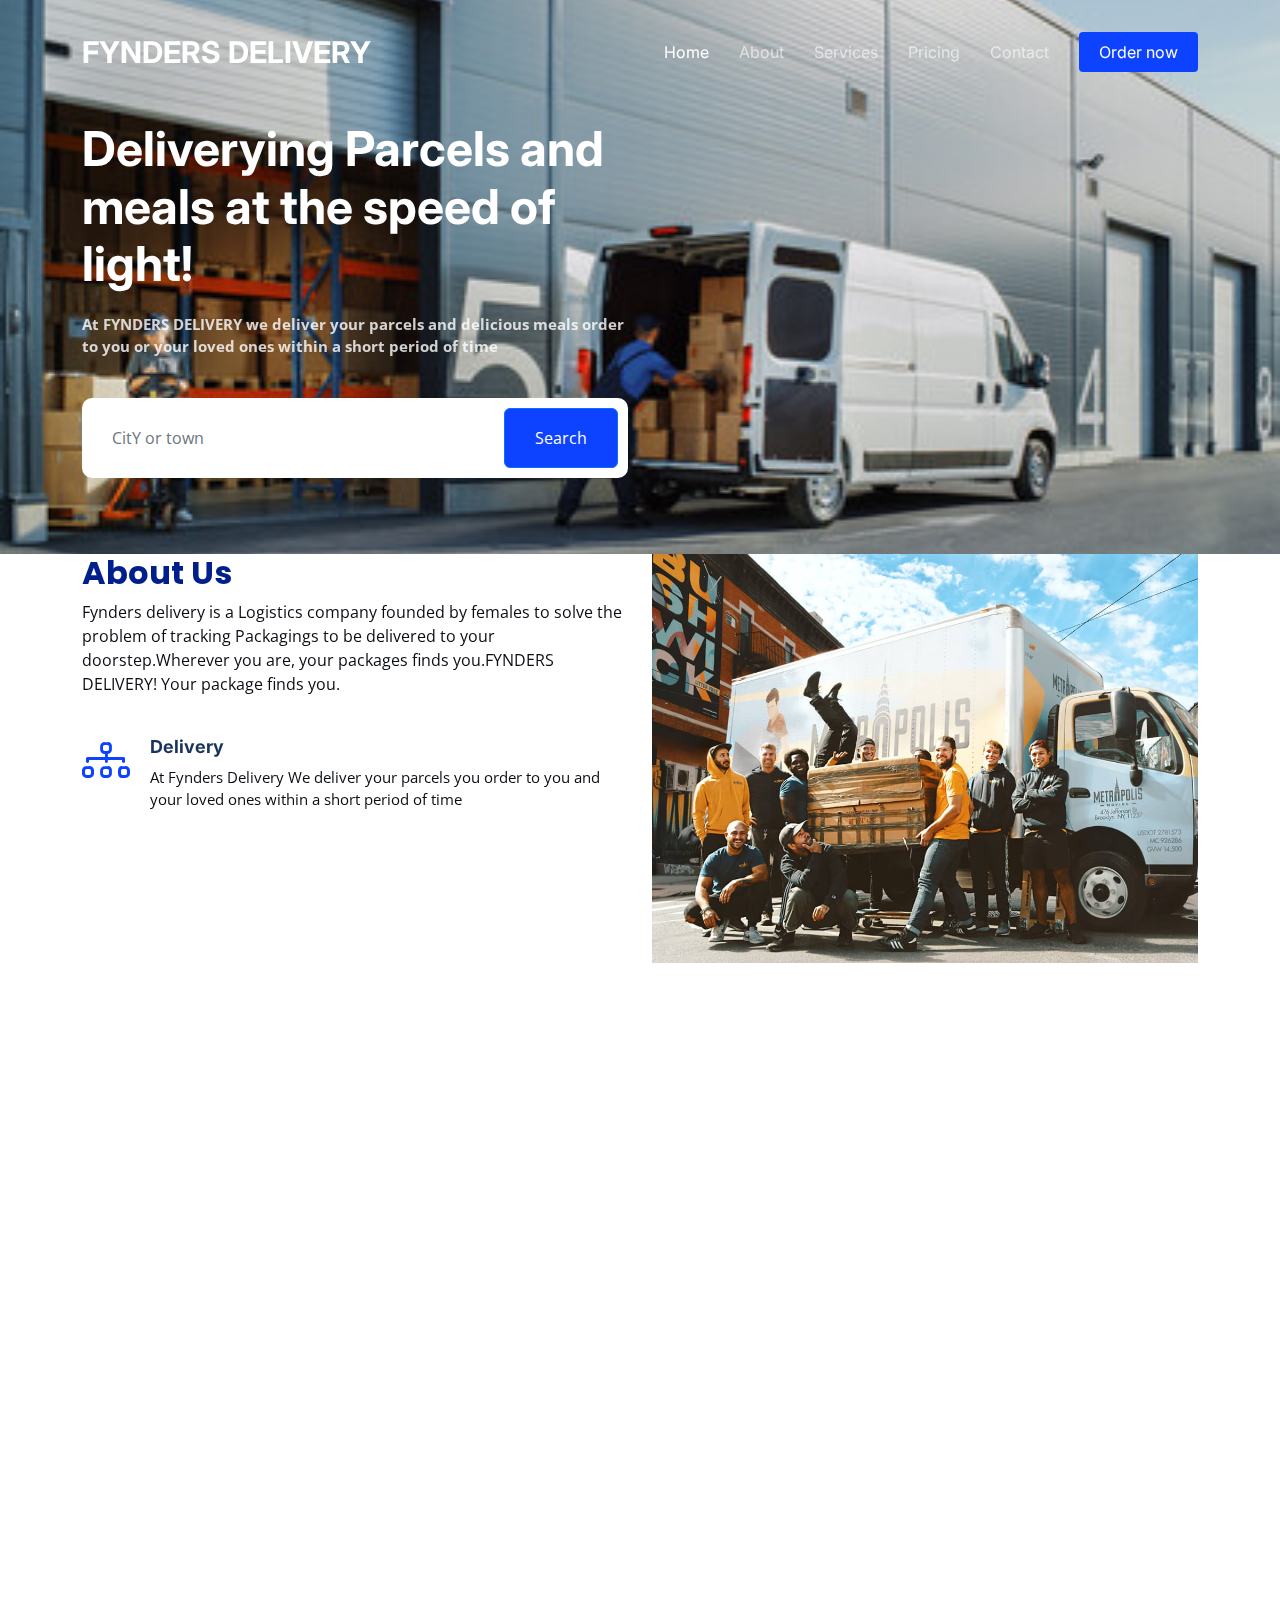
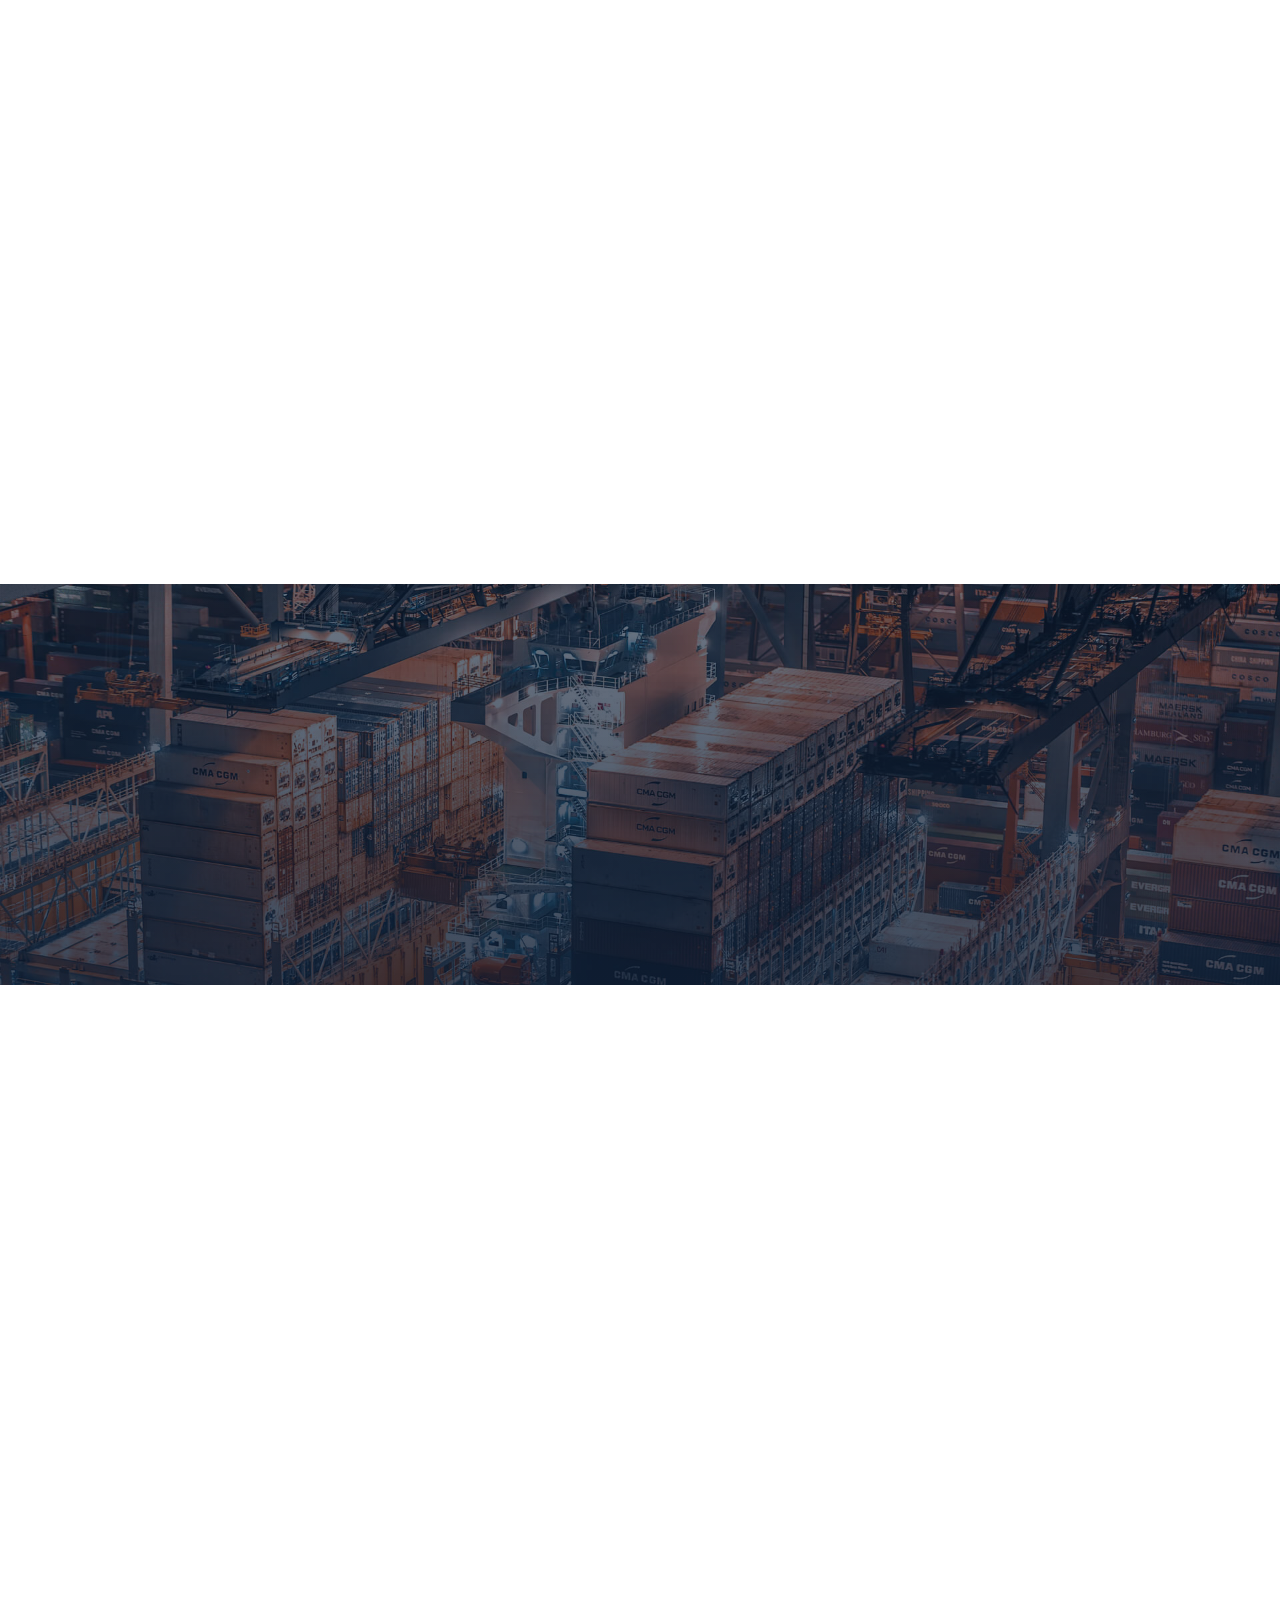
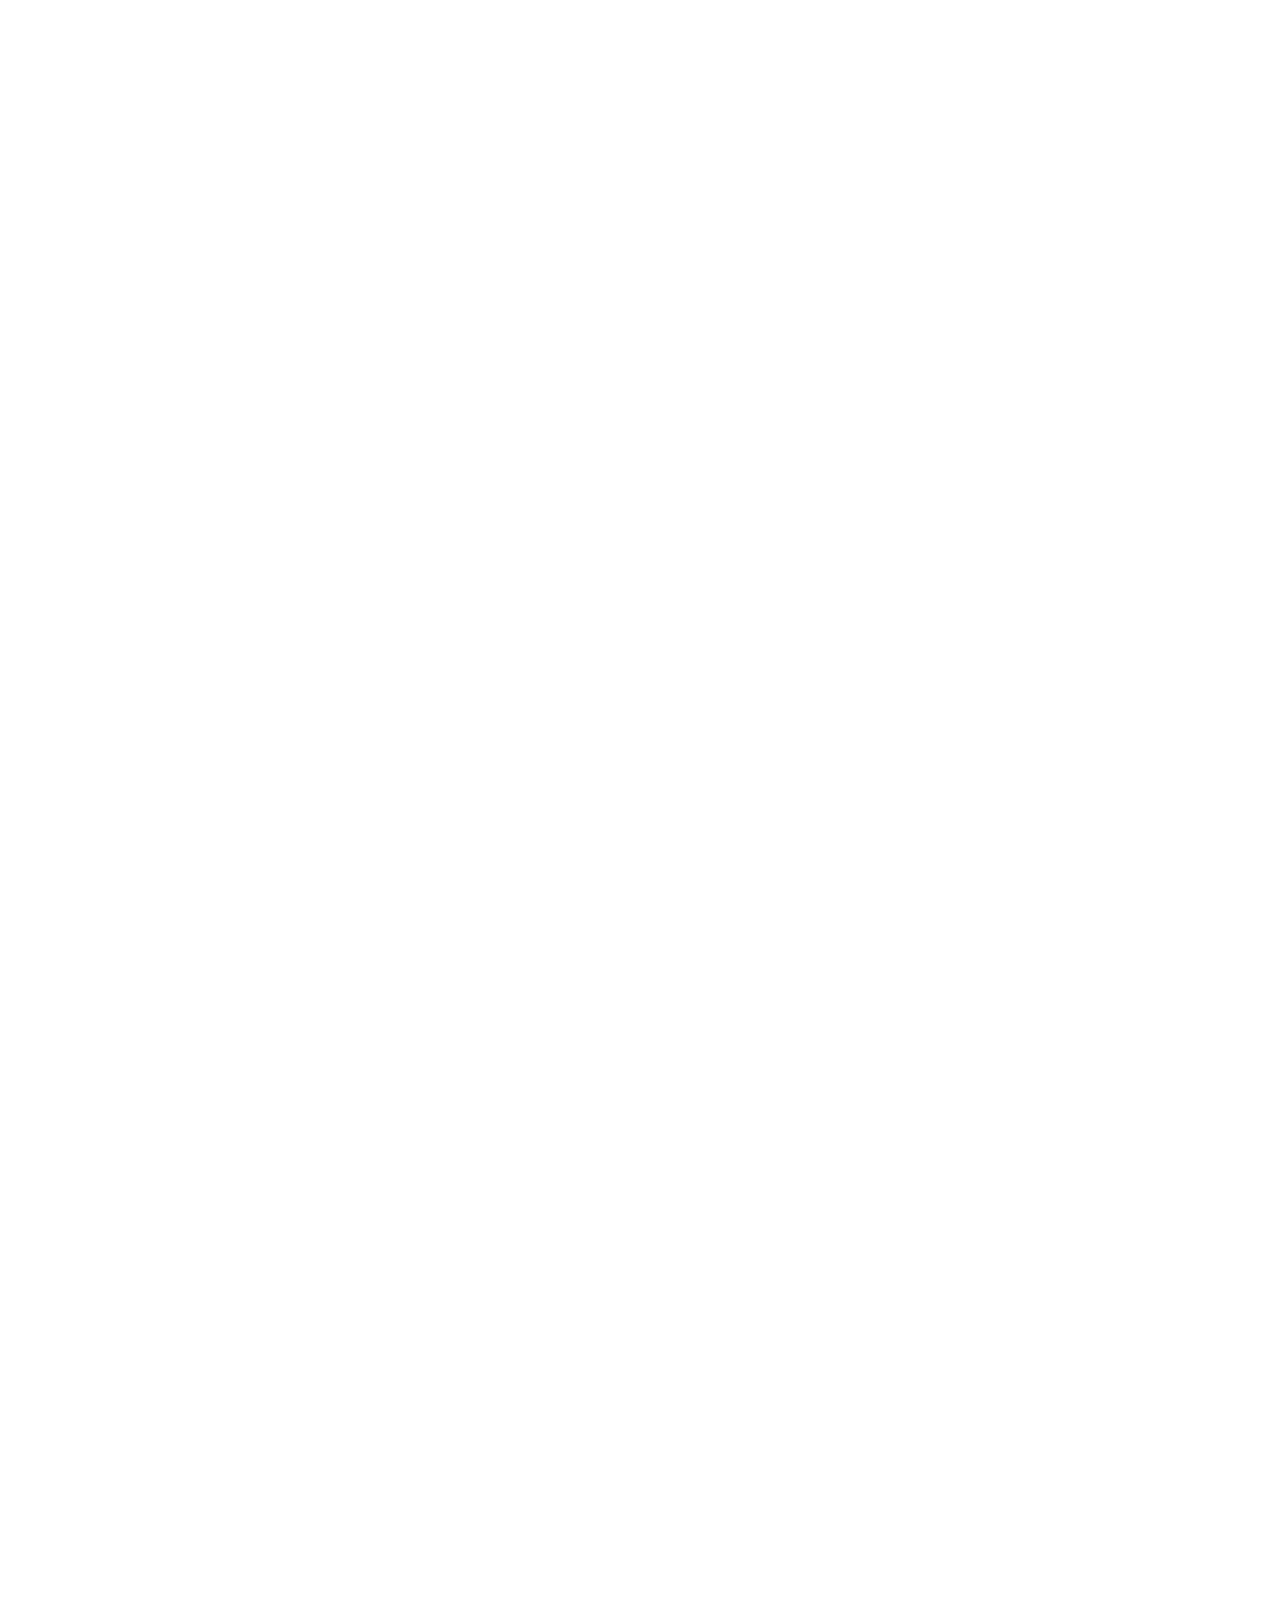
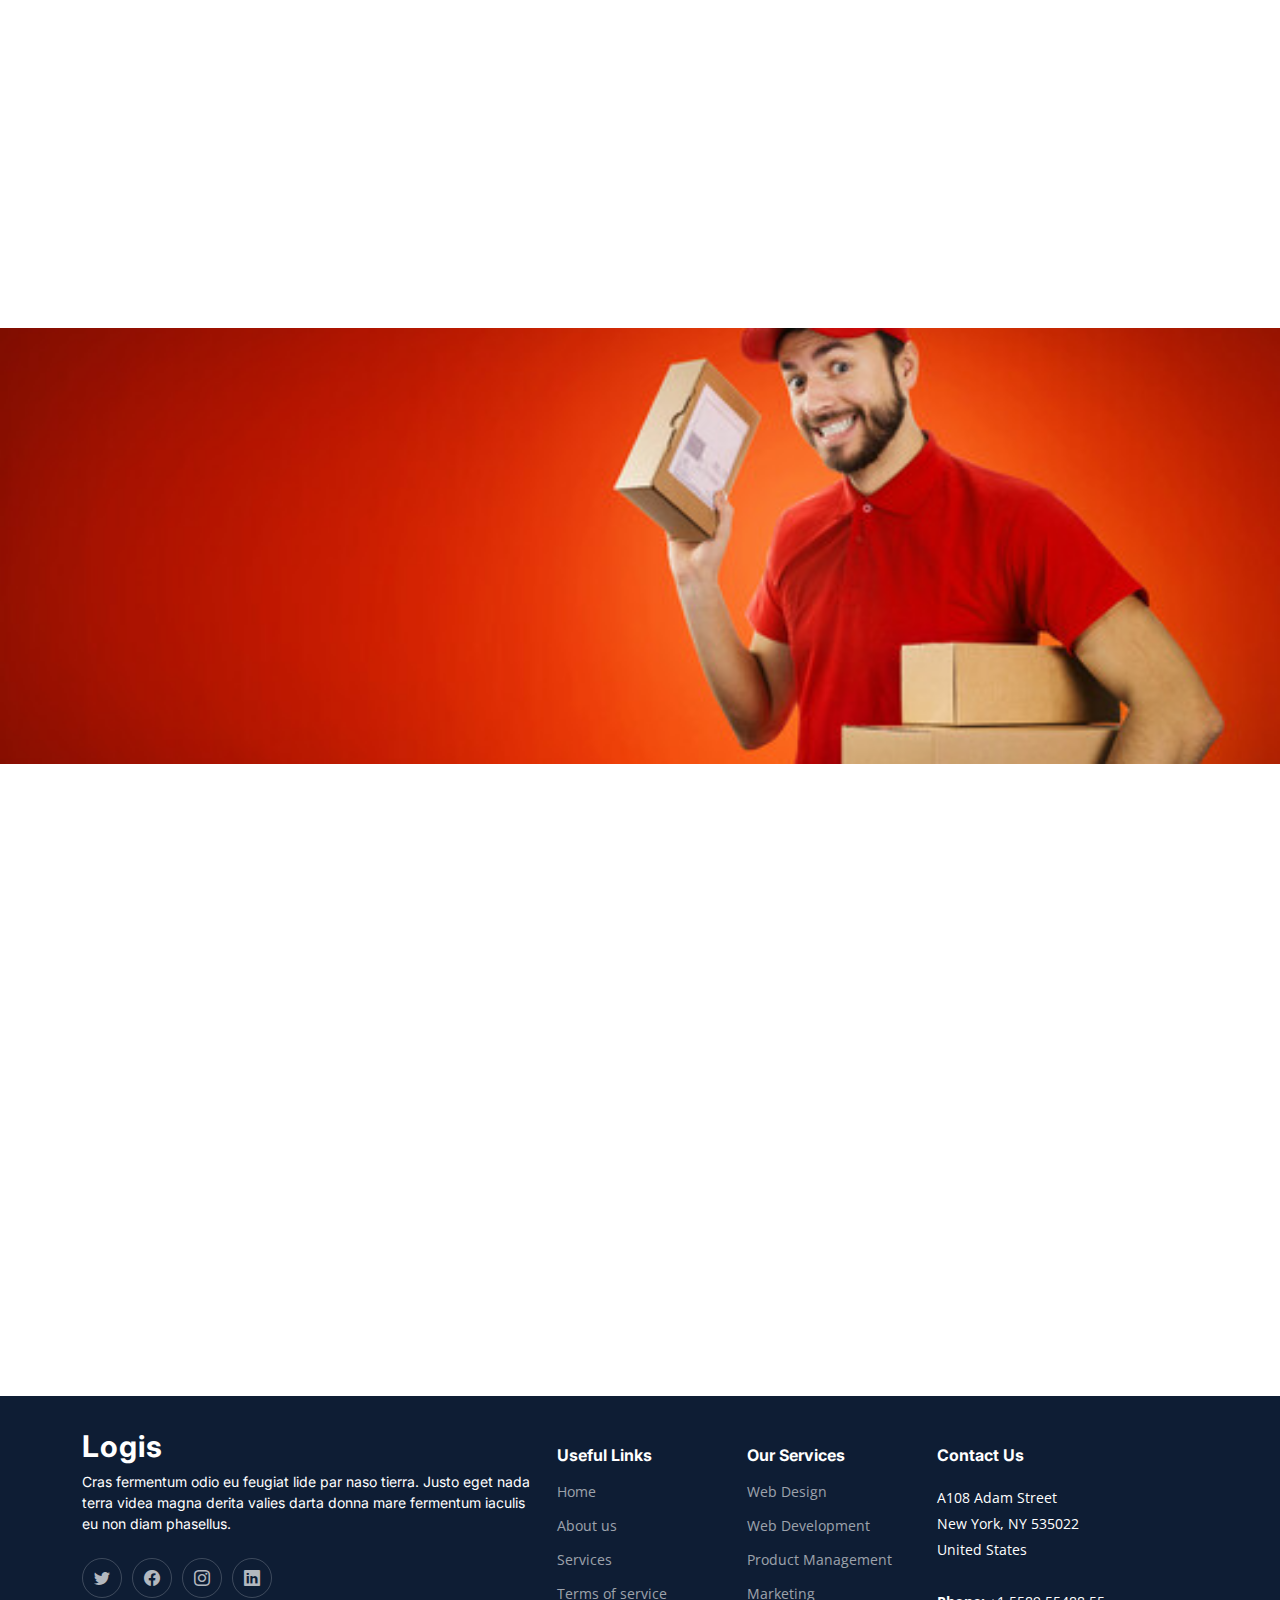
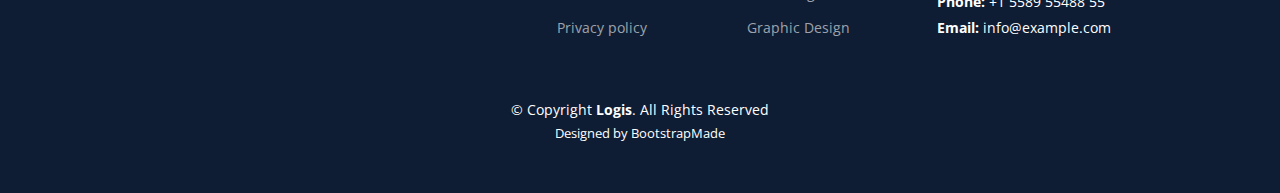
<file: fynders/index.html>
<!DOCTYPE html>
<html lang="en">

<head>
  <meta charset="utf-8">
  <meta content="width=device-width, initial-scale=1.0" name="viewport">

  <title>fynders delivery</title>
  <meta content="" name="description">
  <meta content="" name="keywords">

  <!-- Favicons -->
  <link href="assets/img/favicon.png" rel="icon">
  <link href="assets/img/apple-touch-icon.png" rel="apple-touch-icon">

  <!-- Google Fonts -->
  <link rel="preconnect" href="https://fonts.googleapis.com">
  <link rel="preconnect" href="https://fonts.gstatic.com" crossorigin>
  <link href="https://fonts.googleapis.com/css2?family=Open+Sans:ital,wght@0,300;0,400;0,500;0,600;0,700;1,300;1,400;1,600;1,700&family=Poppins:ital,wght@0,300;0,400;0,500;0,600;0,700;1,300;1,400;1,500;1,600;1,700&family=Inter:ital,wght@0,300;0,400;0,500;0,600;0,700;1,300;1,400;1,500;1,600;1,700&display=swap" rel="stylesheet">

  <!-- Vendor CSS Files -->
  <link href="assets/vendor/bootstrap/css/bootstrap.min.css" rel="stylesheet">
  <link href="assets/vendor/bootstrap-icons/bootstrap-icons.css" rel="stylesheet">
  <link href="assets/vendor/fontawesome-free/css/all.min.css" rel="stylesheet">
  <link href="assets/vendor/glightbox/css/glightbox.min.css" rel="stylesheet">
  <link href="assets/vendor/swiper/swiper-bundle.min.css" rel="stylesheet">
  <link href="assets/vendor/aos/aos.css" rel="stylesheet">

  <!-- Template Main CSS File -->
  <link href="assets/css/main.css" rel="stylesheet">

  <!-- =======================================================
  * Template Name: Logis - v1.2.1
  * Template URL: https://bootstrapmade.com/logis-bootstrap-logistics-website-template/
  * Author: BootstrapMade.com
  * License: https://bootstrapmade.com/license/
  ======================================================== -->
</head>

<body>

  <!-- ======= Header ======= -->
  <header id="header" class="header d-flex align-items-center fixed-top">
    <div class="container-fluid container-xl d-flex align-items-center justify-content-between">

      <a href="index.html" class="logo d-flex align-items-center">
        <!-- Uncomment the line below if you also wish to use an image logo -->
        <!-- <img src="assets/img/logo.png" alt=""> -->
        <h1>FYNDERS DELIVERY</h1>
      </a>

      <i class="mobile-nav-toggle mobile-nav-show bi bi-list"></i>
      <i class="mobile-nav-toggle mobile-nav-hide d-none bi bi-x"></i>
      <nav id="navbar" class="navbar">
        <ul>
          <li><a href="index.html" class="active">Home</a></li>
          <li><a href="about.html">About</a></li>
          <li><a href="services.html">Services</a></li>
          <li><a href="pricing.html">Pricing</a></li>
          
          <li><a href="contact.html">Contact</a></li>
          <li><a class="get-a-quote" href="ordernow.html">Order now</a></li>
        </ul>
      </nav><!-- .navbar -->

    </div>
  </header><!-- End Header -->
  <!-- End Header -->

  <!-- ======= Hero Section ======= -->
  <section id="hero" class="hero d-flex align-items-center">
    <div class="container">
      <div class="row gy-4 d-flex justify-content-between">
        <div class="col-lg-6 order-2 order-lg-1 d-flex flex-column justify-content-center">
          <h2 data-aos="fade-up">Deliverying Parcels and meals at the speed of light!</h2>
          <p data-aos="fade-up" data-aos-delay="100"><b>At FYNDERS DELIVERY we deliver your parcels and delicious meals order to you or your loved ones within a short period of time</b></p>

          <form action="#" class="form-search d-flex align-items-stretch mb-3" data-aos="fade-up" data-aos-delay="200">
            <input type="text" class="form-control" placeholder="CitY or town">
            <button type="submit" class="btn btn-primary">Search</button>
          </form>

         
        </div>

        <div class="col-lg-5 order-1 order-lg-2 hero-img" data-aos="zoom-out">
          <!-- <img src="assets/img/hero-img.svg" class="img-fluid mb-3 mb-lg-0" alt=""> -->
        </div>

      </div>
    </div>
  </section><!-- End Hero Section -->

  <main id="main">

    <!-- ======= Featured Services Section ======= -->
  
    <!-- End Featured Services Section -->

    <!-- ======= About Us Section ======= -->
    <section id="about" class="about pt-0">
      <div class="container" data-aos="fade-up">

        <div class="row gy-4">
          <div class="col-lg-6 position-relative align-self-start order-lg-last order-first">
            <img src="assets/img/about.jpg" class="img-fluid" alt="">
           
          </div>
          <div class="col-lg-6 content order-last  order-lg-first">
            <h3>About Us</h3>
            <p>
                        Fynders delivery is a 
                         Logistics company founded by females to solve the problem of tracking Packagings to be delivered to your doorstep.Wherever you are, your packages finds you.FYNDERS DELIVERY! Your package finds you.
            </p>
            <ul>
              <li data-aos="fade-up" data-aos-delay="100">
                <i class="bi bi-diagram-3"></i>
                <div>
                  <h5>Delivery</h5>
                  <p>At Fynders Delivery We deliver your parcels you order to you and your loved ones within a short period of time </p>
                </div>
              </li>
              <li data-aos="fade-up" data-aos-delay="200">
                <i class="bi bi-fullscreen-exit"></i>
                <div>
                  <h5>Tracking</h5>
                  <p>With the packing ID system, you can seemlessly track all deliveries.</p>
                </div>
              
            </ul>
          </div>
        </div>

      </div>
    </section><!-- End About Us Section -->

    <!-- ======= Services Section ======= -->
    <section id="service" class="services pt-0">
      <div class="container" data-aos="fade-up">

        <div class="section-header">
          <span>Our Services</span>
          <h2>Our Services</h2>

        </div>

        <div class="row gy-4">

          <div class="col-lg-4 col-md-6" data-aos="fade-up" data-aos-delay="100">
            <div class="card">
              <div class="card-img">
                <img src="assets/img/storage-service.jpg" alt="" class="img-fluid">
              </div>
              <h3><a href="service-details.html" class="stretched-link">Storage</a></h3>
              <p>Cumque eos in qui numquam. Aut aspernatur perferendis sed atque quia voluptas quisquam repellendus temporibus itaqueofficiis odit</p>
            </div>
          </div><!-- End Card Item -->

          <div class="col-lg-4 col-md-6" data-aos="fade-up" data-aos-delay="200">
            <div class="card">
              <div class="card-img">
                <img src="assets/img/logistics-service.jpg" alt="" class="img-fluid">
              </div>
              <h3><a href="service-details.html" class="stretched-link">Logistics</a></h3>
              <p>Asperiores provident dolor accusamus pariatur dolore nam id audantium ut et iure incidunt molestiae dolor ipsam ducimus occaecati nisi</p>
            </div>
          </div><!-- End Card Item -->

          <div class="col-lg-4 col-md-6" data-aos="fade-up" data-aos-delay="300">
            <div class="card">
              <div class="card-img">
                <img src="assets/img/cargo-service.jpg" alt="" class="img-fluid">
              </div>
              <h3><a href="service-details.html" class="stretched-link">Cargo</a></h3>
              <p>Dicta quam similique quia architecto eos nisi aut ratione aut ipsum reiciendis sit doloremque oluptatem aut et molestiae ut et nihil</p>
            </div>
          </div><!-- End Card Item -->

          <div class="col-lg-4 col-md-6" data-aos="fade-up" data-aos-delay="400">
            <div class="card">
              <div class="card-img">
                <img src="assets/img/trucking-service.jpg" alt="" class="img-fluid">
              </div>
              <h3><a href="service-details.html" class="stretched-link">Trucking</a></h3>
              <p>Dicta quam similique quia architecto eos nisi aut ratione aut ipsum reiciendis sit doloremque oluptatem aut et molestiae ut et nihil</p>
            </div>
          </div><!-- End Card Item -->

          <div class="col-lg-4 col-md-6" data-aos="fade-up" data-aos-delay="500">
            <div class="card">
              <div class="card-img">
                <img src="assets/img/packaging-service.jpg" alt="" class="img-fluid">
              </div>
              <h3><a href="service-details.html" class="stretched-link">Packaging</a></h3>
              <p>Illo consequuntur quisquam delectus praesentium modi dignissimos facere vel cum onsequuntur maiores beatae consequatur magni voluptates</p>
            </div>
          </div><!-- End Card Item -->

          <div class="col-lg-4 col-md-6" data-aos="fade-up" data-aos-delay="600">
            <div class="card">
              <div class="card-img">
                <img src="assets/img/warehousing-service.jpg" alt="" class="img-fluid">
              </div>
              <h3><a href="service-details.html" class="stretched-link">Warehousing</a></h3>
              <p>Quas assumenda non occaecati molestiae. In aut earum sed natus eatae in vero. Ab modi quisquam aut nostrum unde et qui est non quo nulla</p>
            </div>
          </div><!-- End Card Item -->

        </div>

      </div>
    </section><!-- End Services Section -->

    <!-- ======= Call To Action Section ======= -->
    <section id="call-to-action" class="call-to-action">
      <div class="container" data-aos="zoom-out">

        <div class="row justify-content-center">
          <div class="col-lg-8 text-center">
            <h3>Call To Action</h3>
            <p> Duis aute irure dolor in reprehenderit in voluptate velit esse cillum dolore eu fugiat nulla pariatur. Excepteur sint occaecat cupidatat non proident, sunt in culpa qui officia deserunt mollit anim id est laborum.</p>
            <a class="cta-btn" href="#">Call To Action</a>
          </div>
        </div>

      </div>
    </section><!-- End Call To Action Section -->

    <!-- ======= Features Section ======= -->
    <section id="features" class="features">
      <div class="container">

        <div class="row gy-4 align-items-center features-item" data-aos="fade-up">

          <div class="col-md-5">
            <img src="assets/img/features-1.jpg" class="img-fluid" alt="">
          </div>
          <div class="col-md-7">
            <h3>Voluptatem dignissimos provident quasi corporis voluptates sit assumenda.</h3>
            <p class="fst-italic">
              Lorem ipsum dolor sit amet, consectetur adipiscing elit, sed do eiusmod tempor incididunt ut labore et dolore
              magna aliqua.
            </p>
            <ul>
              <li><i class="bi bi-check"></i> Ullamco laboris nisi ut aliquip ex ea commodo consequat.</li>
              <li><i class="bi bi-check"></i> Duis aute irure dolor in reprehenderit in voluptate velit.</li>
              <li><i class="bi bi-check"></i> Ullam est qui quos consequatur eos accusamus.</li>
            </ul>
          </div>
        </div><!-- Features Item -->

        <div class="row gy-4 align-items-center features-item" data-aos="fade-up">
          <div class="col-md-5 order-1 order-md-2">
            <img src="assets/img/features-2.jpg" class="img-fluid" alt="">
          </div>
          <div class="col-md-7 order-2 order-md-1">
            <h3>Corporis temporibus maiores provident</h3>
            <p class="fst-italic">
              Lorem ipsum dolor sit amet, consectetur adipiscing elit, sed do eiusmod tempor incididunt ut labore et dolore
              magna aliqua.
            </p>
            <p>
              Ullamco laboris nisi ut aliquip ex ea commodo consequat. Duis aute irure dolor in reprehenderit in voluptate
              velit esse cillum dolore eu fugiat nulla pariatur. Excepteur sint occaecat cupidatat non proident, sunt in
              culpa qui officia deserunt mollit anim id est laborum
            </p>
          </div>
        </div><!-- Features Item -->

        <div class="row gy-4 align-items-center features-item" data-aos="fade-up">
          <div class="col-md-5">
            <img src="assets/img/features-3.jpg" class="img-fluid" alt="">
          </div>
          <div class="col-md-7">
            <h3>Sunt consequatur ad ut est nulla consectetur reiciendis animi voluptas</h3>
            <p>Cupiditate placeat cupiditate placeat est ipsam culpa. Delectus quia minima quod. Sunt saepe odit aut quia voluptatem hic voluptas dolor doloremque.</p>
            <ul>
              <li><i class="bi bi-check"></i> Ullamco laboris nisi ut aliquip ex ea commodo consequat.</li>
              <li><i class="bi bi-check"></i> Duis aute irure dolor in reprehenderit in voluptate velit.</li>
              <li><i class="bi bi-check"></i> Facilis ut et voluptatem aperiam. Autem soluta ad fugiat.</li>
            </ul>
          </div>
        </div><!-- Features Item -->

        <div class="row gy-4 align-items-center features-item" data-aos="fade-up">
          <div class="col-md-5 order-1 order-md-2">
            <img src="assets/img/features-4.jpg" class="img-fluid" alt="">
          </div>
          <div class="col-md-7 order-2 order-md-1">
            <h3>Quas et necessitatibus eaque impedit ipsum animi consequatur incidunt in</h3>
            <p class="fst-italic">
              Lorem ipsum dolor sit amet, consectetur adipiscing elit, sed do eiusmod tempor incididunt ut labore et dolore
              magna aliqua.
            </p>
            <p>
              Ullamco laboris nisi ut aliquip ex ea commodo consequat. Duis aute irure dolor in reprehenderit in voluptate
              velit esse cillum dolore eu fugiat nulla pariatur. Excepteur sint occaecat cupidatat non proident, sunt in
              culpa qui officia deserunt mollit anim id est laborum
            </p>
          </div>
        </div><!-- Features Item -->

      </div>
    </section><!-- End Features Section -->

    <!-- ======= Pricing Section ======= -->
    <section id="pricing" class="pricing pt-0">
      <div class="container" data-aos="fade-up">

        <div class="section-header">
          <span>Pricing</span>
          <h2>Pricing</h2>

        </div>

        <div class="row gy-4">

          <div class="col-lg-4" data-aos="fade-up" data-aos-delay="100">
            <div class="pricing-item">
              <h3>Free Plan</h3>
              <h4><sup>$</sup>0<span> / month</span></h4>
              <ul>
                <li><i class="bi bi-check"></i> Quam adipiscing vitae proin</li>
                <li><i class="bi bi-check"></i> Nec feugiat nisl pretium</li>
                <li><i class="bi bi-check"></i> Nulla at volutpat diam uteera</li>
                <li class="na"><i class="bi bi-x"></i> <span>Pharetra massa massa ultricies</span></li>
                <li class="na"><i class="bi bi-x"></i> <span>Massa ultricies mi quis hendrerit</span></li>
              </ul>
              <a href="#" class="buy-btn">Buy Now</a>
            </div>
          </div><!-- End Pricing Item -->

          <div class="col-lg-4" data-aos="fade-up" data-aos-delay="200">
            <div class="pricing-item featured">
              <h3>Business Plan</h3>
              <h4><sup>$</sup>29<span> / month</span></h4>
              <ul>
                <li><i class="bi bi-check"></i> Quam adipiscing vitae proin</li>
                <li><i class="bi bi-check"></i> Nec feugiat nisl pretium</li>
                <li><i class="bi bi-check"></i> Nulla at volutpat diam uteera</li>
                <li><i class="bi bi-check"></i> Pharetra massa massa ultricies</li>
                <li><i class="bi bi-check"></i> Massa ultricies mi quis hendrerit</li>
              </ul>
              <a href="#" class="buy-btn">Buy Now</a>
            </div>
          </div><!-- End Pricing Item -->

          <div class="col-lg-4" data-aos="fade-up" data-aos-delay="300">
            <div class="pricing-item">
              <h3>Developer Plan</h3>
              <h4><sup>$</sup>49<span> / month</span></h4>
              <ul>
                <li><i class="bi bi-check"></i> Quam adipiscing vitae proin</li>
                <li><i class="bi bi-check"></i> Nec feugiat nisl pretium</li>
                <li><i class="bi bi-check"></i> Nulla at volutpat diam uteera</li>
                <li><i class="bi bi-check"></i> Pharetra massa massa ultricies</li>
                <li><i class="bi bi-check"></i> Massa ultricies mi quis hendrerit</li>
              </ul>
              <a href="#" class="buy-btn">Buy Now</a>
            </div>
          </div><!-- End Pricing Item -->

        </div>

      </div>
    </section><!-- End Pricing Section -->

    <!-- ======= Testimonials Section ======= -->
    <section id="testimonials" class="testimonials">
      <div class="container">

        <div class="slides-1 swiper" data-aos="fade-up">
          <div class="swiper-wrapper">

            <div class="swiper-slide">
              <div class="testimonial-item">
                <img src="assets/img/testimonials/testimonials-1.jpg" class="testimonial-img" alt="">
                <h3>Saul Goodman</h3>
                <h4>Ceo &amp; Founder</h4>
                <div class="stars">
                  <i class="bi bi-star-fill"></i><i class="bi bi-star-fill"></i><i class="bi bi-star-fill"></i><i class="bi bi-star-fill"></i><i class="bi bi-star-fill"></i>
                </div>
                <p>
                  <i class="bi bi-quote quote-icon-left"></i>
                  Proin iaculis purus consequat sem cure digni ssim donec porttitora entum suscipit rhoncus. Accusantium quam, ultricies eget id, aliquam eget nibh et. Maecen aliquam, risus at semper.
                  <i class="bi bi-quote quote-icon-right"></i>
                </p>
              </div>
            </div><!-- End testimonial item -->

            <div class="swiper-slide">
              <div class="testimonial-item">
                <img src="assets/img/testimonials/testimonials-2.jpg" class="testimonial-img" alt="">
                <h3>Sara Wilsson</h3>
                <h4>Designer</h4>
                <div class="stars">
                  <i class="bi bi-star-fill"></i><i class="bi bi-star-fill"></i><i class="bi bi-star-fill"></i><i class="bi bi-star-fill"></i><i class="bi bi-star-fill"></i>
                </div>
                <p>
                  <i class="bi bi-quote quote-icon-left"></i>
                  Export tempor illum tamen malis malis eram quae irure esse labore quem cillum quid cillum eram malis quorum velit fore eram velit sunt aliqua noster fugiat irure amet legam anim culpa.
                  <i class="bi bi-quote quote-icon-right"></i>
                </p>
              </div>
            </div><!-- End testimonial item -->

            <div class="swiper-slide">
              <div class="testimonial-item">
                <img src="assets/img/testimonials/testimonials-3.jpg" class="testimonial-img" alt="">
                <h3>Jena Karlis</h3>
                <h4>Store Owner</h4>
                <div class="stars">
                  <i class="bi bi-star-fill"></i><i class="bi bi-star-fill"></i><i class="bi bi-star-fill"></i><i class="bi bi-star-fill"></i><i class="bi bi-star-fill"></i>
                </div>
                <p>
                  <i class="bi bi-quote quote-icon-left"></i>
                  Enim nisi quem export duis labore cillum quae magna enim sint quorum nulla quem veniam duis minim tempor labore quem eram duis noster aute amet eram fore quis sint minim.
                  <i class="bi bi-quote quote-icon-right"></i>
                </p>
              </div>
            </div><!-- End testimonial item -->

            <div class="swiper-slide">
              <div class="testimonial-item">
                <img src="assets/img/testimonials/testimonials-4.jpg" class="testimonial-img" alt="">
                <h3>Matt Brandon</h3>
                <h4>Freelancer</h4>
                <div class="stars">
                  <i class="bi bi-star-fill"></i><i class="bi bi-star-fill"></i><i class="bi bi-star-fill"></i><i class="bi bi-star-fill"></i><i class="bi bi-star-fill"></i>
                </div>
                <p>
                  <i class="bi bi-quote quote-icon-left"></i>
                  Fugiat enim eram quae cillum dolore dolor amet nulla culpa multos export minim fugiat minim velit minim dolor enim duis veniam ipsum anim magna sunt elit fore quem dolore labore illum veniam.
                  <i class="bi bi-quote quote-icon-right"></i>
                </p>
              </div>
            </div><!-- End testimonial item -->

            <div class="swiper-slide">
              <div class="testimonial-item">
                <img src="assets/img/testimonials/testimonials-5.jpg" class="testimonial-img" alt="">
                <h3>John Larson</h3>
                <h4>Entrepreneur</h4>
                <div class="stars">
                  <i class="bi bi-star-fill"></i><i class="bi bi-star-fill"></i><i class="bi bi-star-fill"></i><i class="bi bi-star-fill"></i><i class="bi bi-star-fill"></i>
                </div>
                <p>
                  <i class="bi bi-quote quote-icon-left"></i>
                  Quis quorum aliqua sint quem legam fore sunt eram irure aliqua veniam tempor noster veniam enim culpa labore duis sunt culpa nulla illum cillum fugiat legam esse veniam culpa fore nisi cillum quid.
                  <i class="bi bi-quote quote-icon-right"></i>
                </p>
              </div>
            </div><!-- End testimonial item -->

          </div>
          <div class="swiper-pagination"></div>
        </div>

      </div>
    </section><!-- End Testimonials Section -->

    <!-- ======= Frequently Asked Questions Section ======= -->
    <section id="faq" class="faq">
      <div class="container" data-aos="fade-up">

        <div class="section-header">
          <span>Frequently Asked Questions</span>
          <h2>Frequently Asked Questions</h2>

        </div>

        <div class="row justify-content-center" data-aos="fade-up" data-aos-delay="200">
          <div class="col-lg-10">

            <div class="accordion accordion-flush" id="faqlist">

              <div class="accordion-item">
                <h3 class="accordion-header">
                  <button class="accordion-button collapsed" type="button" data-bs-toggle="collapse" data-bs-target="#faq-content-1">
                    <i class="bi bi-question-circle question-icon"></i>
                    Non consectetur a erat nam at lectus urna duis?
                  </button>
                </h3>
                <div id="faq-content-1" class="accordion-collapse collapse" data-bs-parent="#faqlist">
                  <div class="accordion-body">
                    Feugiat pretium nibh ipsum consequat. Tempus iaculis urna id volutpat lacus laoreet non curabitur gravida. Venenatis lectus magna fringilla urna porttitor rhoncus dolor purus non.
                  </div>
                </div>
              </div><!-- # Faq item-->

              <div class="accordion-item">
                <h3 class="accordion-header">
                  <button class="accordion-button collapsed" type="button" data-bs-toggle="collapse" data-bs-target="#faq-content-2">
                    <i class="bi bi-question-circle question-icon"></i>
                    Feugiat scelerisque varius morbi enim nunc faucibus a pellentesque?
                  </button>
                </h3>
                <div id="faq-content-2" class="accordion-collapse collapse" data-bs-parent="#faqlist">
                  <div class="accordion-body">
                    Dolor sit amet consectetur adipiscing elit pellentesque habitant morbi. Id interdum velit laoreet id donec ultrices. Fringilla phasellus faucibus scelerisque eleifend donec pretium. Est pellentesque elit ullamcorper dignissim. Mauris ultrices eros in cursus turpis massa tincidunt dui.
                  </div>
                </div>
              </div><!-- # Faq item-->

              <div class="accordion-item">
                <h3 class="accordion-header">
                  <button class="accordion-button collapsed" type="button" data-bs-toggle="collapse" data-bs-target="#faq-content-3">
                    <i class="bi bi-question-circle question-icon"></i>
                    Dolor sit amet consectetur adipiscing elit pellentesque habitant morbi?
                  </button>
                </h3>
                <div id="faq-content-3" class="accordion-collapse collapse" data-bs-parent="#faqlist">
                  <div class="accordion-body">
                    Eleifend mi in nulla posuere sollicitudin aliquam ultrices sagittis orci. Faucibus pulvinar elementum integer enim. Sem nulla pharetra diam sit amet nisl suscipit. Rutrum tellus pellentesque eu tincidunt. Lectus urna duis convallis convallis tellus. Urna molestie at elementum eu facilisis sed odio morbi quis
                  </div>
                </div>
              </div><!-- # Faq item-->

              <div class="accordion-item">
                <h3 class="accordion-header">
                  <button class="accordion-button collapsed" type="button" data-bs-toggle="collapse" data-bs-target="#faq-content-4">
                    <i class="bi bi-question-circle question-icon"></i>
                    Ac odio tempor orci dapibus. Aliquam eleifend mi in nulla?
                  </button>
                </h3>
                <div id="faq-content-4" class="accordion-collapse collapse" data-bs-parent="#faqlist">
                  <div class="accordion-body">
                    <i class="bi bi-question-circle question-icon"></i>
                    Dolor sit amet consectetur adipiscing elit pellentesque habitant morbi. Id interdum velit laoreet id donec ultrices. Fringilla phasellus faucibus scelerisque eleifend donec pretium. Est pellentesque elit ullamcorper dignissim. Mauris ultrices eros in cursus turpis massa tincidunt dui.
                  </div>
                </div>
              </div><!-- # Faq item-->

              <div class="accordion-item">
                <h3 class="accordion-header">
                  <button class="accordion-button collapsed" type="button" data-bs-toggle="collapse" data-bs-target="#faq-content-5">
                    <i class="bi bi-question-circle question-icon"></i>
                    Tempus quam pellentesque nec nam aliquam sem et tortor consequat?
                  </button>
                </h3>
                <div id="faq-content-5" class="accordion-collapse collapse" data-bs-parent="#faqlist">
                  <div class="accordion-body">
                    Molestie a iaculis at erat pellentesque adipiscing commodo. Dignissim suspendisse in est ante in. Nunc vel risus commodo viverra maecenas accumsan. Sit amet nisl suscipit adipiscing bibendum est. Purus gravida quis blandit turpis cursus in
                  </div>
                </div>
              </div><!-- # Faq item-->

            </div>

          </div>
        </div>

      </div>
    </section><!-- End Frequently Asked Questions Section -->

  </main><!-- End #main -->

  <!-- ======= Footer ======= -->
  <footer id="footer" class="footer">

    <div class="container">
      <div class="row gy-4">
        <div class="col-lg-5 col-md-12 footer-info">
          <a href="index.html" class="logo d-flex align-items-center">
            <span>Logis</span>
          </a>
          <p>Cras fermentum odio eu feugiat lide par naso tierra. Justo eget nada terra videa magna derita valies darta donna mare fermentum iaculis eu non diam phasellus.</p>
          <div class="social-links d-flex mt-4">
            <a href="#" class="twitter"><i class="bi bi-twitter"></i></a>
            <a href="#" class="facebook"><i class="bi bi-facebook"></i></a>
            <a href="#" class="instagram"><i class="bi bi-instagram"></i></a>
            <a href="#" class="linkedin"><i class="bi bi-linkedin"></i></a>
          </div>
        </div>

        <div class="col-lg-2 col-6 footer-links">
          <h4>Useful Links</h4>
          <ul>
            <li><a href="#">Home</a></li>
            <li><a href="#">About us</a></li>
            <li><a href="#">Services</a></li>
            <li><a href="#">Terms of service</a></li>
            <li><a href="#">Privacy policy</a></li>
          </ul>
        </div>

        <div class="col-lg-2 col-6 footer-links">
          <h4>Our Services</h4>
          <ul>
            <li><a href="#">Web Design</a></li>
            <li><a href="#">Web Development</a></li>
            <li><a href="#">Product Management</a></li>
            <li><a href="#">Marketing</a></li>
            <li><a href="#">Graphic Design</a></li>
          </ul>
        </div>

        <div class="col-lg-3 col-md-12 footer-contact text-center text-md-start">
          <h4>Contact Us</h4>
          <p>
            A108 Adam Street <br>
            New York, NY 535022<br>
            United States <br><br>
            <strong>Phone:</strong> +1 5589 55488 55<br>
            <strong>Email:</strong> info@example.com<br>
          </p>

        </div>

      </div>
    </div>

    <div class="container mt-4">
      <div class="copyright">
        &copy; Copyright <strong><span>Logis</span></strong>. All Rights Reserved
      </div>
      <div class="credits">
        <!-- All the links in the footer should remain intact. -->
        <!-- You can delete the links only if you purchased the pro version. -->
        <!-- Licensing information: https://bootstrapmade.com/license/ -->
        <!-- Purchase the pro version with working PHP/AJAX contact form: https://bootstrapmade.com/logis-bootstrap-logistics-website-template/ -->
        Designed by <a href="https://bootstrapmade.com/">BootstrapMade</a>
      </div>
    </div>

  </footer><!-- End Footer -->
  <!-- End Footer -->

  <a href="#" class="scroll-top d-flex align-items-center justify-content-center"><i class="bi bi-arrow-up-short"></i></a>

  <div id="preloader"></div>

  <!-- Vendor JS Files -->
  <script src="assets/vendor/bootstrap/js/bootstrap.bundle.min.js"></script>
  <script src="assets/vendor/purecounter/purecounter_vanilla.js"></script>
  <script src="assets/vendor/glightbox/js/glightbox.min.js"></script>
  <script src="assets/vendor/swiper/swiper-bundle.min.js"></script>
  <script src="assets/vendor/aos/aos.js"></script>
  <script src="assets/vendor/php-email-form/validate.js"></script>

  <!-- Template Main JS File -->
  <script src="assets/js/main.js"></script>

</body>

</html>
</file>
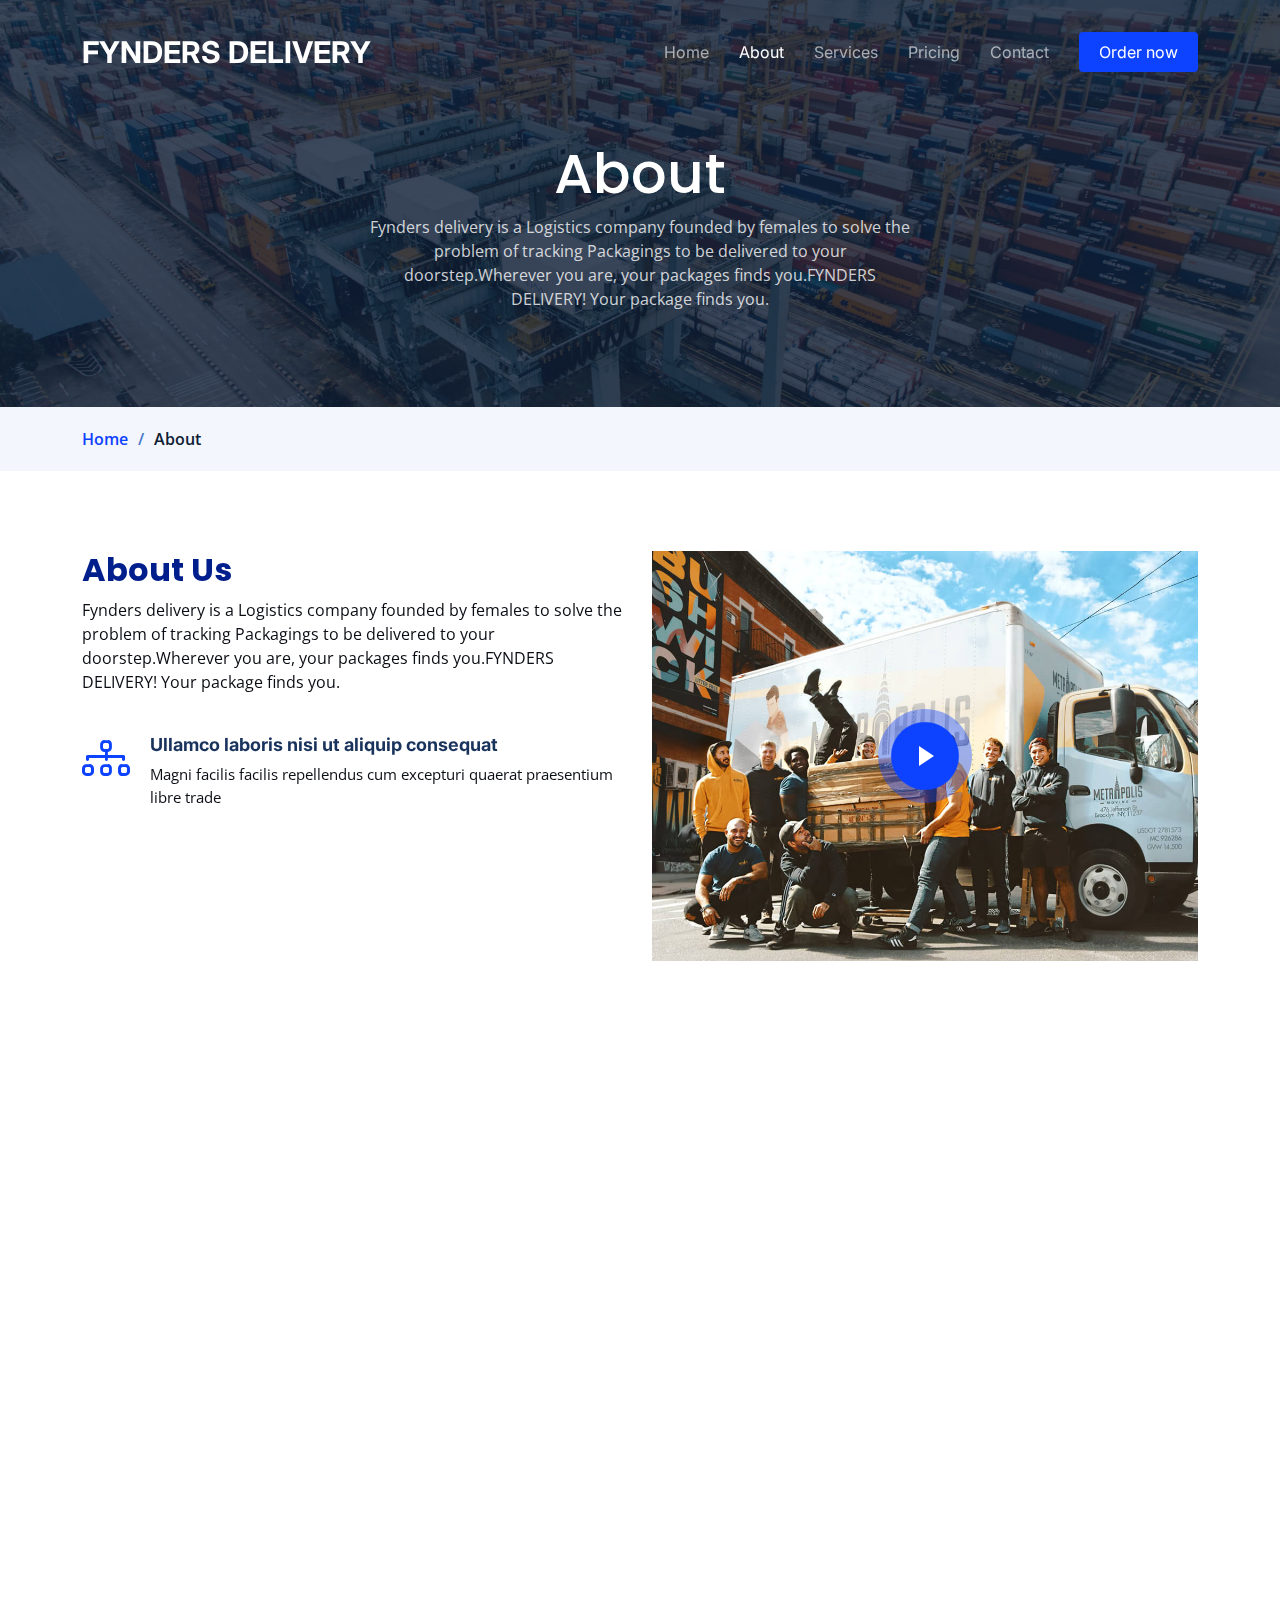
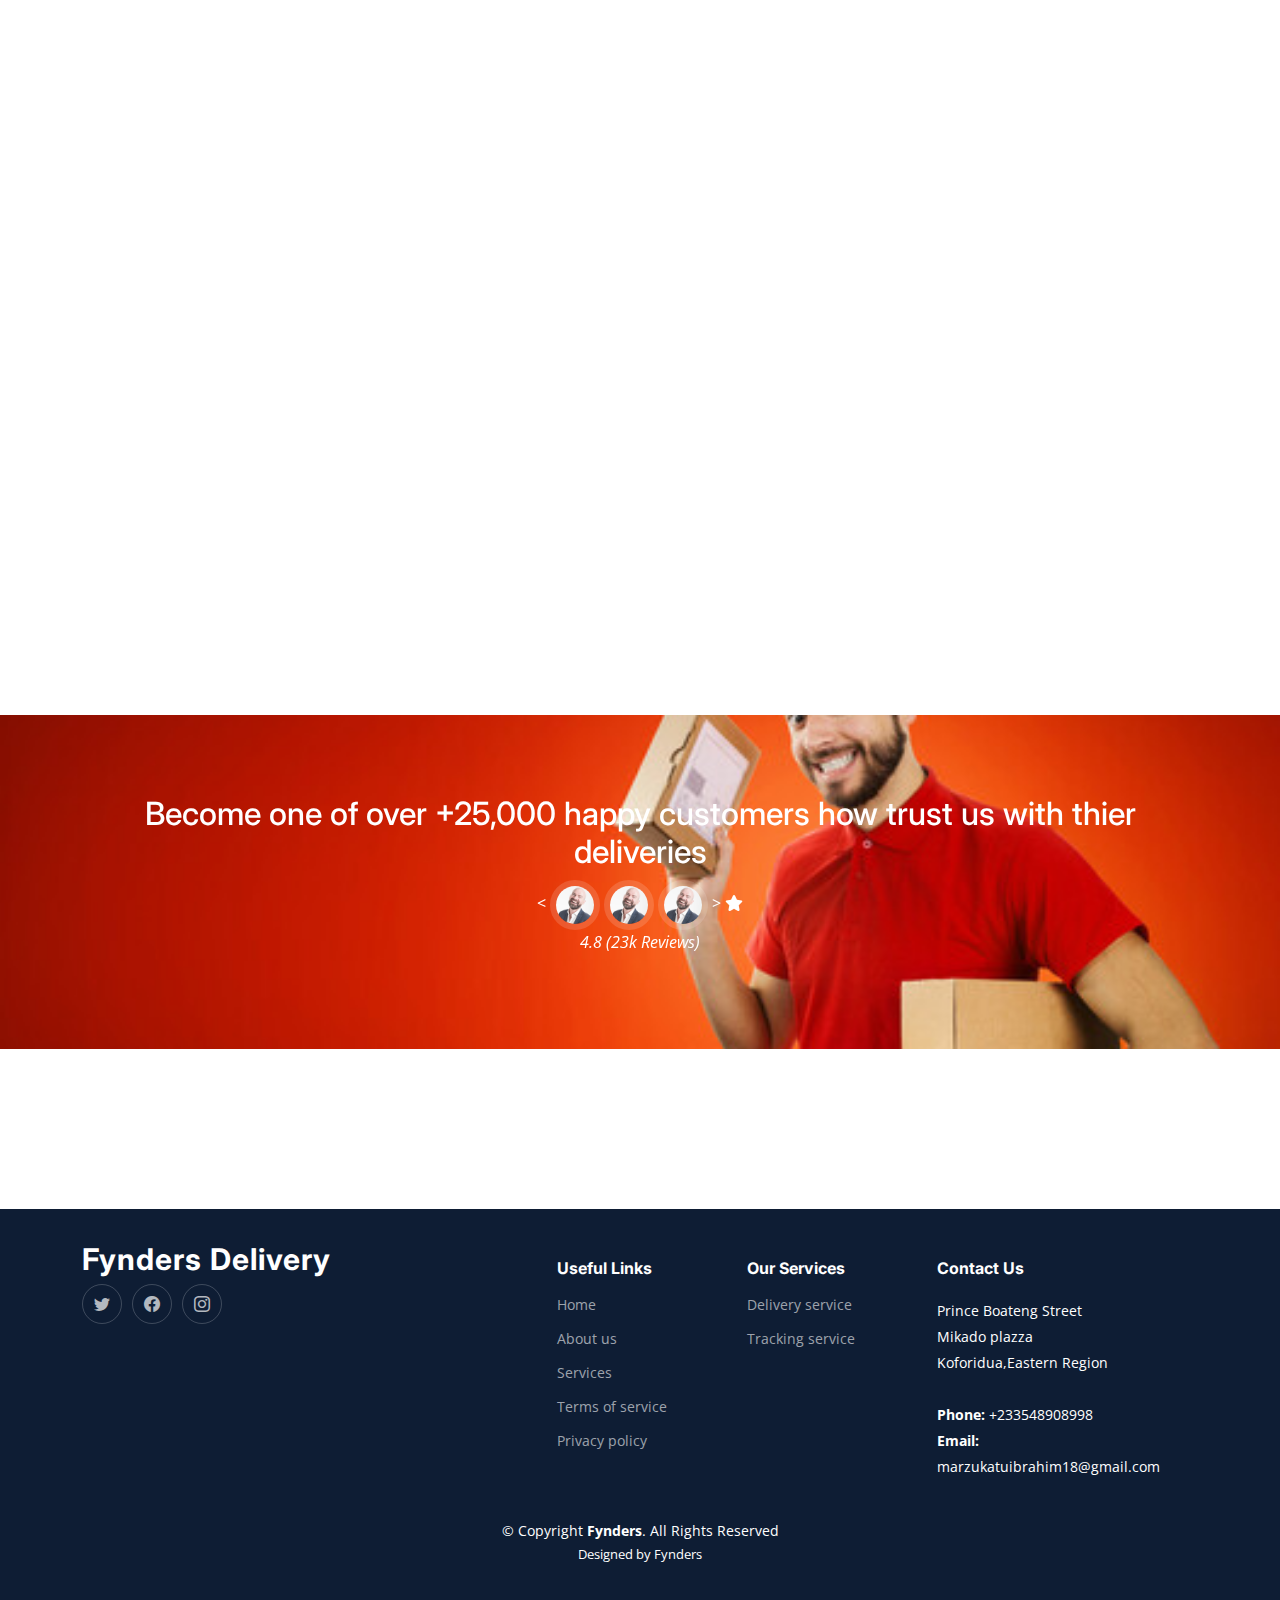
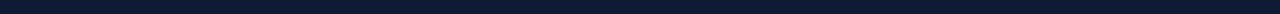
<file: fynders/about.html>
<!DOCTYPE html>
<html lang="en">

<head>
  <meta charset="utf-8">
  <meta content="width=device-width, initial-scale=1.0" name="viewport">

  <title>Fynders delivery- About</title>
  <meta content="" name="description">
  <meta content="" name="keywords">

  <!-- Favicons -->
  <link href="assets/img/favicon.png" rel="icon">
  <link href="assets/img/apple-touch-icon.png" rel="apple-touch-icon">

  <!-- Google Fonts -->
  <link rel="preconnect" href="https://fonts.googleapis.com">
  <link rel="preconnect" href="https://fonts.gstatic.com" crossorigin>
  <link href="https://fonts.googleapis.com/css2?family=Open+Sans:ital,wght@0,300;0,400;0,500;0,600;0,700;1,300;1,400;1,600;1,700&family=Poppins:ital,wght@0,300;0,400;0,500;0,600;0,700;1,300;1,400;1,500;1,600;1,700&family=Inter:ital,wght@0,300;0,400;0,500;0,600;0,700;1,300;1,400;1,500;1,600;1,700&display=swap" rel="stylesheet">

  <!-- Vendor CSS Files -->
  <link href="assets/vendor/bootstrap/css/bootstrap.min.css" rel="stylesheet">
  <link href="assets/vendor/bootstrap-icons/bootstrap-icons.css" rel="stylesheet">
  <link href="assets/vendor/fontawesome-free/css/all.min.css" rel="stylesheet">
  <link href="assets/vendor/glightbox/css/glightbox.min.css" rel="stylesheet">
  <link href="assets/vendor/swiper/swiper-bundle.min.css" rel="stylesheet">
  <link href="assets/vendor/aos/aos.css" rel="stylesheet">

  <!-- Template Main CSS File -->
  <link href="assets/css/main.css" rel="stylesheet">

  <!-- =======================================================
  * Template Name: Logis - v1.2.1
  * Template URL: https://bootstrapmade.com/logis-bootstrap-logistics-website-template/
  * Author: BootstrapMade.com
  * License: https://bootstrapmade.com/license/
  ======================================================== -->
</head>

<body>

  <!-- ======= Header ======= -->
  <header id="header" class="header d-flex align-items-center fixed-top">
    <div class="container-fluid container-xl d-flex align-items-center justify-content-between">

      <a href="index.html" class="logo d-flex align-items-center">
        <!-- Uncomment the line below if you also wish to use an image logo -->
        <!-- <img src="assets/img/logo.png" alt=""> -->
        <h1>FYNDERS DELIVERY</h1>
      </a>

      <i class="mobile-nav-toggle mobile-nav-show bi bi-list"></i>
      <i class="mobile-nav-toggle mobile-nav-hide d-none bi bi-x"></i>
      <nav id="navbar" class="navbar">
        <ul>
          <li><a href="index.html">Home</a></li>
          <li><a href="about.html" class="active">About</a></li>
          <li><a href="services.html">Services</a></li>
          <li><a href="pricing.html">Pricing</a></li>
          
          <li><a href="contact.html">Contact</a></li>
          <li><a class="get-a-quote" href="ordernow.html">Order now</a></li>
        </ul>
      </nav><!-- .navbar -->

    </div>
  </header><!-- End Header -->
  <!-- End Header -->

  <main id="main">

    <!-- ======= Breadcrumbs ======= -->
    <div class="breadcrumbs">
      <div class="page-header d-flex align-items-center" style="background-image: url('assets/img/page-header.jpg');">
        <div class="container position-relative">
          <div class="row d-flex justify-content-center">
            <div class="col-lg-6 text-center">
              <h2>About</h2>
              <p>Fynders delivery is a Logistics company founded by females to solve the problem of tracking Packagings to be delivered to your doorstep.Wherever you are, your packages finds you.FYNDERS DELIVERY! Your package finds you.</p>
            </div>
          </div>
        </div>
      </div>
      <nav>
        <div class="container">
          <ol>
            <li><a href="index.html">Home</a></li>
            <li>About</li>
          </ol>
        </div>
      </nav>
    </div><!-- End Breadcrumbs -->

    <!-- ======= About Us Section ======= -->
    <section id="about" class="about">
      <div class="container" data-aos="fade-up">

        <div class="row gy-4">
          <div class="col-lg-6 position-relative align-self-start order-lg-last order-first">
            <img src="assets/img/about.jpg" class="img-fluid" alt="">
            <a href="https://www.youtube.com/watch?v=LXb3EKWsInQ" class="glightbox play-btn"></a>
          </div>
          <div class="col-lg-6 content order-last  order-lg-first">
            <h3>About Us</h3>
            <p>
              Fynders delivery is a Logistics company founded by females to solve the problem of tracking Packagings to be delivered to your doorstep.Wherever you are, your packages finds you.FYNDERS DELIVERY! Your package finds you.
            </p>
            <ul>
              <li data-aos="fade-up" data-aos-delay="100">
                <i class="bi bi-diagram-3"></i>
                <div>
                  <h5>Ullamco laboris nisi ut aliquip consequat</h5>
                  <p>Magni facilis facilis repellendus cum excepturi quaerat praesentium libre trade</p>
                </div>
              </li>
              <li data-aos="fade-up" data-aos-delay="200">
                <i class="bi bi-fullscreen-exit"></i>
                <div>
                  <h5>Magnam soluta odio exercitationem reprehenderi</h5>
                  <p>Quo totam dolorum at pariatur aut distinctio dolorum laudantium illo direna pasata redi</p>
                </div>
              </li>
              <li data-aos="fade-up" data-aos-delay="300">
                <i class="bi bi-broadcast"></i>
                <div>
                  <h5>Voluptatem et qui exercitationem</h5>
                  <p>Et velit et eos maiores est tempora et quos dolorem autem tempora incidunt maxime veniam</p>
                </div>
              </li>
            </ul>
          </div>
        </div>

      </div>
    </section><!-- End About Us Section -->

    <!-- ======= Stats Counter Section ======= -->
    <section id="stats-counter" class="stats-counter pt-0">
      <div class="container" data-aos="fade-up">

        <div class="row gy-4">

          <div class="col-lg-3 col-md-6">
            <div class="stats-item text-center w-100 h-100">
              <span data-purecounter-start="0" data-purecounter-end="232" data-purecounter-duration="1" class="purecounter"></span>
              <p>Clients</p>
            </div>
          </div><!-- End Stats Item -->

          <div class="col-lg-3 col-md-6">
            <div class="stats-item text-center w-100 h-100">
              <span data-purecounter-start="0" data-purecounter-end="521" data-purecounter-duration="1" class="purecounter"></span>
              <p>Projects</p>
            </div>
          </div><!-- End Stats Item -->

          <div class="col-lg-3 col-md-6">
            <div class="stats-item text-center w-100 h-100">
              <span data-purecounter-start="0" data-purecounter-end="1453" data-purecounter-duration="1" class="purecounter"></span>
              <p>Hours Of Support</p>
            </div>
          </div><!-- End Stats Item -->

          <div class="col-lg-3 col-md-6">
            <div class="stats-item text-center w-100 h-100">
              <span data-purecounter-start="0" data-purecounter-end="32" data-purecounter-duration="1" class="purecounter"></span>
              <p>Workers</p>
            </div>
          </div><!-- End Stats Item -->

        </div>

      </div>
    </section><!-- End Stats Counter Section -->

    <!-- ======= Our Team Section ======= -->
    <section id="team" class="team pt-0">
      <div class="container" data-aos="fade-up">

        <div class="section-header">
          <span>Our Team</span>
          <h2>Our Team</h2>

        </div>

        <div class="row" data-aos="fade-up" data-aos-delay="100">

          <div class="col-lg-6 col-md-6 d-flex">
            <div class="member">
              <img src="assets/img/team/team-1.jpg" class="img-fluid" alt="">
              <div class="member-content">
                <h4>Nancy Esi Mensah</h4>
                
                <div class="social">
                  <a href=""><i class="bi bi-whatsapp"></i></a>
                  <a href=""><i class="bi bi-facebook"></i></a>
                  <a href=""><i class="bi bi-instagram"></i></a>
                </div>
              </div>
            </div>
          </div><!-- End Team Member -->

          <div class="col-lg-6 col-md-6 d-flex">
            <div class="member">
              <img src="assets/img/team/team-2.jpg" class="img-fluid" alt="">
              <div class="member-content">
                <h4>Ibrahim Marzukatu</h4>

               
                <div class="social">
                  <a href=""><i class="bi bi-whatsapp"></i></a>
                  <a href=""><i class="bi bi-facebook"></i></a>
                  <a href=""><i class="bi bi-instagram"></i></a>
                </div>
              </div>
            </div>
          </div><!-- End Team Member -->

        </div>

      </div>
    </section><!-- End Our Team Section -->

    <!-- ======= Testimonials Section ======= -->
    <section id="testimonials" class="testimonials">
      <div class="container">
       <div class="testimonial-item">
        <h2 class="zuka">Become one of over +25,000 happy customers how trust us with thier deliveries</h2>
       < <img src="assets/img/testimonials/testimonials-1.jpg" class="testimonial-img" alt="">
        <img src="assets/img/testimonials/testimonials-1.jpg" class="testimonial-img" alt="">
        <img src="assets/img/testimonials/testimonials-1.jpg" class="testimonial-img" alt=""> >
        <i class="fa fa-star"></i><p>4.8 (23k Reviews)</p> 
       </div>
      </div>
      <!-- <div class="container">

        <div class="slides-1 swiper" data-aos="fade-up">
          <div class="swiper-wrapper">

            <div class="swiper-slide">
              <div class="testimonial-item">
                <img src="assets/img/testimonials/testimonials-1.jpg" class="testimonial-img" alt="">
                <h3>Saul Goodman</h3>
                <h4>Ceo &amp; Founder</h4>
                <div class="stars">
                  <i class="bi bi-star-fill"></i><i class="bi bi-star-fill"></i><i class="bi bi-star-fill"></i><i class="bi bi-star-fill"></i><i class="bi bi-star-fill"></i>
                </div>
                <p>
                  <i class="bi bi-quote quote-icon-left"></i>
                  Proin iaculis purus consequat sem cure digni ssim donec porttitora entum suscipit rhoncus. Accusantium quam, ultricies eget id, aliquam eget nibh et. Maecen aliquam, risus at semper.
                  <i class="bi bi-quote quote-icon-right"></i>
                </p>
              </div>
            </div>
           

            <div class="swiper-slide">
              <div class="testimonial-item">
                <img src="assets/img/testimonials/testimonials-2.jpg" class="testimonial-img" alt="">
                <h3>Sara Wilsson</h3>
                <h4>Designer</h4>
                <div class="stars">
                  <i class="bi bi-star-fill"></i><i class="bi bi-star-fill"></i><i class="bi bi-star-fill"></i><i class="bi bi-star-fill"></i><i class="bi bi-star-fill"></i>
                </div>
                <p>
                  <i class="bi bi-quote quote-icon-left"></i>
                  Export tempor illum tamen malis malis eram quae irure esse labore quem cillum quid cillum eram malis quorum velit fore eram velit sunt aliqua noster fugiat irure amet legam anim culpa.
                  <i class="bi bi-quote quote-icon-right"></i>
                </p>
              </div>
            </div>
           

            <div class="swiper-slide">
              <div class="testimonial-item">
                <img src="assets/img/testimonials/testimonials-3.jpg" class="testimonial-img" alt="">
                <h3>Jena Karlis</h3>
                <h4>Store Owner</h4>
                <div class="stars">
                  <i class="bi bi-star-fill"></i><i class="bi bi-star-fill"></i><i class="bi bi-star-fill"></i><i class="bi bi-star-fill"></i><i class="bi bi-star-fill"></i>
                </div>
                <p>
                  <i class="bi bi-quote quote-icon-left"></i>
                  Enim nisi quem export duis labore cillum quae magna enim sint quorum nulla quem veniam duis minim tempor labore quem eram duis noster aute amet eram fore quis sint minim.
                  <i class="bi bi-quote quote-icon-right"></i>
                </p>
              </div>
            </div>
            

            <div class="swiper-slide">
              <div class="testimonial-item">
                <img src="assets/img/testimonials/testimonials-4.jpg" class="testimonial-img" alt="">
                <h3>Matt Brandon</h3>
                <h4>Freelancer</h4>
                <div class="stars">
                  <i class="bi bi-star-fill"></i><i class="bi bi-star-fill"></i><i class="bi bi-star-fill"></i><i class="bi bi-star-fill"></i><i class="bi bi-star-fill"></i>
                </div>
                <p>
                  <i class="bi bi-quote quote-icon-left"></i>
                  Fugiat enim eram quae cillum dolore dolor amet nulla culpa multos export minim fugiat minim velit minim dolor enim duis veniam ipsum anim magna sunt elit fore quem dolore labore illum veniam.
                  <i class="bi bi-quote quote-icon-right"></i>
                </p>
              </div>
            </div>
            

            <div class="swiper-slide">
              <div class="testimonial-item">
                <img src="assets/img/testimonials/testimonials-5.jpg" class="testimonial-img" alt="">
                <h3>John Larson</h3>
                <h4>Entrepreneur</h4>
                <div class="stars">
                  <i class="bi bi-star-fill"></i><i class="bi bi-star-fill"></i><i class="bi bi-star-fill"></i><i class="bi bi-star-fill"></i><i class="bi bi-star-fill"></i>
                </div>
                <p>
                  <i class="bi bi-quote quote-icon-left"></i>
                  Quis quorum aliqua sint quem legam fore sunt eram irure aliqua veniam tempor noster veniam enim culpa labore duis sunt culpa nulla illum cillum fugiat legam esse veniam culpa fore nisi cillum quid.
                  <i class="bi bi-quote quote-icon-right"></i>
                </p>
              </div>
            </div>

          </div>
          <div class="swiper-pagination"></div>
        </div>

      </div> -->
    </section>
    <!-- End Testimonials Section -->

    <!-- ======= Frequently Asked Questions Section ======= -->
    <section id="faq" class="faq">
      <div class="container" data-aos="fade-up">

        
      </div>
    </section><!-- End Frequently Asked Questions Section -->

  </main><!-- End #main -->

  <!-- ======= Footer ======= -->
  <footer id="footer" class="footer">

    <div class="container">
      <div class="row gy-4">
        <div class="col-lg-5 col-md-12 footer-info">
          <a href="index.html" class="logo d-flex align-items-center">
            <span>Fynders Delivery</span>
          </a>
       
          <div class="social-links d-flex mt-4">
            <a href="#" class="twitter"><i class="bi bi-twitter"></i></a>
            <a href="#" class="facebook"><i class="bi bi-facebook"></i></a>
            <a href="#" class="instagram"><i class="bi bi-instagram"></i></a>
           
          </div>
        </div>

        <div class="col-lg-2 col-6 footer-links">
          <h4>Useful Links</h4>
          <ul>
            <li><a href="#">Home</a></li>
            <li><a href="#">About us</a></li>
            <li><a href="#">Services</a></li>
            <li><a href="#">Terms of service</a></li>
            <li><a href="#">Privacy policy</a></li>
          </ul>
        </div>

        <div class="col-lg-2 col-6 footer-links">
          <h4>Our Services</h4>
          <ul>
            <li><a href="">Delivery service</a></li>
            <li><a href="">Tracking service</a></li>
            <!-- <li><a href="#">Web Design</a></li>
            <li><a href="#">Web Development</a></li>
            <li><a href="#">Product Management</a></li>
            <li><a href="#">Marketing</a></li>
            <li><a href="#">Graphic Design</a></li> -->
          </ul>
        </div>

        <div class="col-lg-3 col-md-12 footer-contact text-center text-md-start">
          <h4>Contact Us</h4>
          <p>
            Prince Boateng Street <br>
            Mikado plazza <br>
            Koforidua,Eastern Region<br><br>
            <strong>Phone:</strong> +233548908998<br>
            <strong>Email:</strong> marzukatuibrahim18@gmail.com<br>
          </p>

        </div>

      </div>
    </div>

    <div class="container mt-4">
      <div class="copyright">
        &copy; Copyright <strong><span>Fynders</span></strong>. All Rights Reserved
      </div>
      <div class="credits">
        <!-- All the links in the footer should remain intact. -->
        <!-- You can delete the links only if you purchased the pro version. -->
        <!-- Licensing information: https://bootstrapmade.com/license/ -->
        <!-- Purchase the pro version with working PHP/AJAX contact form: https://bootstrapmade.com/logis-bootstrap-logistics-website-template/ -->
        Designed by <a href="https://bootstrapmade.com/">Fynders</a>
      </div>
    </div>

  </footer><!-- End Footer -->
  <!-- End Footer -->

  <a href="#" class="scroll-top d-flex align-items-center justify-content-center"><i class="bi bi-arrow-up-short"></i></a>

  <div id="preloader"></div>

  <!-- Vendor JS Files -->
  <script src="assets/vendor/bootstrap/js/bootstrap.bundle.min.js"></script>
  <script src="assets/vendor/purecounter/purecounter_vanilla.js"></script>
  <script src="assets/vendor/glightbox/js/glightbox.min.js"></script>
  <script src="assets/vendor/swiper/swiper-bundle.min.js"></script>
  <script src="assets/vendor/aos/aos.js"></script>
  <script src="assets/vendor/php-email-form/validate.js"></script>

  <!-- Template Main JS File -->
  <script src="assets/js/main.js"></script>

</body>

</html>
</file>
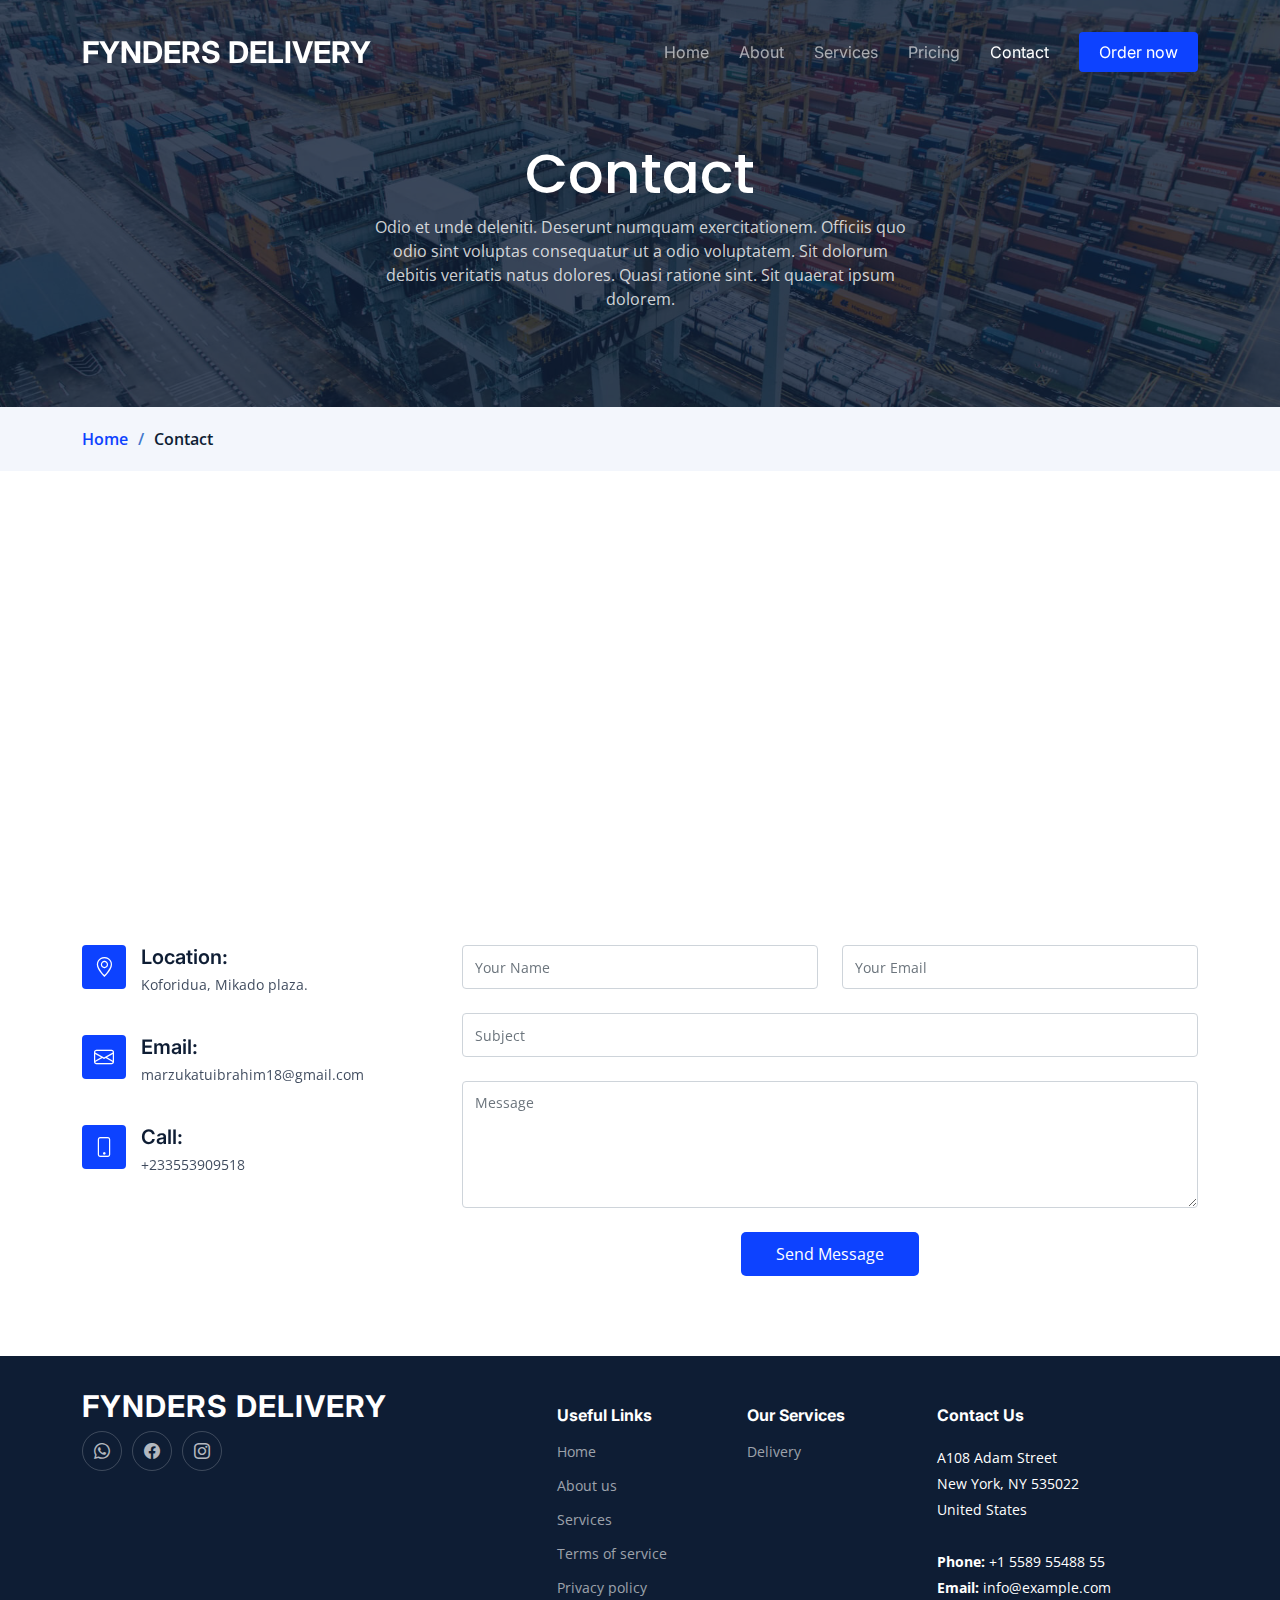
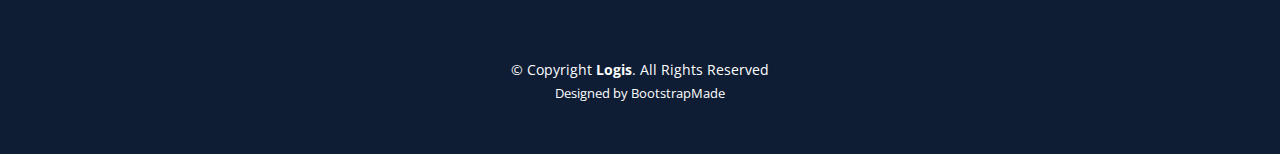
<file: fynders/contact.html>
<!DOCTYPE html>
<html lang="en">

<head>
  <meta charset="utf-8">
  <meta content="width=device-width, initial-scale=1.0" name="viewport">

  <title>Fynders- Contact</title>
  <meta content="" name="description">
  <meta content="" name="keywords">

  <!-- Favicons -->
  <link href="assets/img/favicon.png" rel="icon">
  <link href="assets/img/apple-touch-icon.png" rel="apple-touch-icon">

  <!-- Google Fonts -->
  <link rel="preconnect" href="https://fonts.googleapis.com">
  <link rel="preconnect" href="https://fonts.gstatic.com" crossorigin>
  <link href="https://fonts.googleapis.com/css2?family=Open+Sans:ital,wght@0,300;0,400;0,500;0,600;0,700;1,300;1,400;1,600;1,700&family=Poppins:ital,wght@0,300;0,400;0,500;0,600;0,700;1,300;1,400;1,500;1,600;1,700&family=Inter:ital,wght@0,300;0,400;0,500;0,600;0,700;1,300;1,400;1,500;1,600;1,700&display=swap" rel="stylesheet">

  <!-- Vendor CSS Files -->
  <link href="assets/vendor/bootstrap/css/bootstrap.min.css" rel="stylesheet">
  <link href="assets/vendor/bootstrap-icons/bootstrap-icons.css" rel="stylesheet">
  <link href="assets/vendor/fontawesome-free/css/all.min.css" rel="stylesheet">
  <link href="assets/vendor/glightbox/css/glightbox.min.css" rel="stylesheet">
  <link href="assets/vendor/swiper/swiper-bundle.min.css" rel="stylesheet">
  <link href="assets/vendor/aos/aos.css" rel="stylesheet">

  <!-- Template Main CSS File -->
  <link href="assets/css/main.css" rel="stylesheet">

  <!-- =======================================================
  * Template Name: Logis - v1.2.1
  * Template URL: https://bootstrapmade.com/logis-bootstrap-logistics-website-template/
  * Author: BootstrapMade.com
  * License: https://bootstrapmade.com/license/
  ======================================================== -->
</head>

<body>

  <!-- ======= Header ======= -->
  <header id="header" class="header d-flex align-items-center fixed-top">
    <div class="container-fluid container-xl d-flex align-items-center justify-content-between">

      <a href="index.html" class="logo d-flex align-items-center">
        <!-- Uncomment the line below if you also wish to use an image logo -->
        <!-- <img src="assets/img/logo.png" alt=""> -->
        <h1>FYNDERS DELIVERY</h1>
      </a>

      <i class="mobile-nav-toggle mobile-nav-show bi bi-list"></i>
      <i class="mobile-nav-toggle mobile-nav-hide d-none bi bi-x"></i>
      <nav id="navbar" class="navbar">
        <ul>
          <li><a href="index.html">Home</a></li>
          <li><a href="about.html">About</a></li>
          <li><a href="services.html">Services</a></li>
          <li><a href="pricing.html">Pricing</a></li>
         
          <li><a href="contact.html" class="active">Contact</a></li>
          <li><a class="get-a-quote" href="ordernow.html">Order now</a></li>
        </ul>
      </nav><!-- .navbar -->

    </div>
  </header><!-- End Header -->
  <!-- End Header -->

  <main id="main">

    <!-- ======= Breadcrumbs ======= -->
    <div class="breadcrumbs">
      <div class="page-header d-flex align-items-center" style="background-image: url('assets/img/page-header.jpg');">
        <div class="container position-relative">
          <div class="row d-flex justify-content-center">
            <div class="col-lg-6 text-center">
              <h2>Contact</h2>
              <p>Odio et unde deleniti. Deserunt numquam exercitationem. Officiis quo odio sint voluptas consequatur ut a odio voluptatem. Sit dolorum debitis veritatis natus dolores. Quasi ratione sint. Sit quaerat ipsum dolorem.</p>
            </div>
          </div>
        </div>
      </div>
      <nav>
        <div class="container">
          <ol>
            <li><a href="index.html">Home</a></li>
            <li>Contact</li>
          </ol>
        </div>
      </nav>
    </div><!-- End Breadcrumbs -->

    <!-- ======= Contact Section ======= -->
    <section id="contact" class="contact">
      <div class="container" data-aos="fade-up">

        <div>
          <iframe style="border:0; width: 100%; height: 340px;" src="https://maps.google.com/maps?q=mikado%20plaza&t=&z=13&ie=UTF8&iwloc=&output=embed" frameborder="0" allowfullscreen></iframe>
        </div>
        <!-- End Google Maps -->
        <!-- <div class="mapouter"><div class="gmap_canvas"><iframe width="600" height="500" id="gmap_canvas" src="https://maps.google.com/maps?q=mikado%20plaza&t=&z=13&ie=UTF8&iwloc=&output=embed" frameborder="0" scrolling="no" marginheight="0" marginwidth="0"></iframe><a href="https://123movies-to.org"></a><br><style>.mapouter{position:relative;text-align:right;height:500px;width:600px;}</style><a href="https://www.embedgooglemap.net"></a><style>.gmap_canvas {overflow:hidden;background:none!important;height:500px;width:600px;}</style></div></div> -->

        <div class="row gy-4 mt-4">

          <div class="col-lg-4">

            <div class="info-item d-flex">
              <i class="bi bi-geo-alt flex-shrink-0"></i>
              <div>
                <h4>Location:</h4>
                <p>Koforidua, Mikado plaza.</p>
              </div>
            </div><!-- End Info Item -->

            <div class="info-item d-flex">
              <i class="bi bi-envelope flex-shrink-0"></i>
              <div>
                <h4>Email:</h4>
                <p>marzukatuibrahim18@gmail.com</p>
              </div>
            </div><!-- End Info Item -->

            <div class="info-item d-flex">
              <i class="bi bi-phone flex-shrink-0"></i>
              <div>
                <h4>Call:</h4>
                <p>+233553909518</p>
              </div>
            </div><!-- End Info Item -->

          </div>

          <div class="col-lg-8">
            <form action="forms/contact.php" method="post" role="form" class="php-email-form">
              <div class="row">
                <div class="col-md-6 form-group">
                  <input type="text" name="name" class="form-control" id="name" placeholder="Your Name" required>
                </div>
                <div class="col-md-6 form-group mt-3 mt-md-0">
                  <input type="email" class="form-control" name="email" id="email" placeholder="Your Email" required>
                </div>
              </div>
              <div class="form-group mt-3">
                <input type="text" class="form-control" name="subject" id="subject" placeholder="Subject" required>
              </div>
              <div class="form-group mt-3">
                <textarea class="form-control" name="message" rows="5" placeholder="Message" required></textarea>
              </div>
              <div class="my-3">
                <div class="loading">Loading</div>
                <div class="error-message"></div>
                <div class="sent-message">Your message has been sent. Thank you!</div>
              </div>
              <div class="text-center"><button type="submit">Send Message</button></div>
            </form>
          </div><!-- End Contact Form -->

        </div>

      </div>
    </section><!-- End Contact Section -->

  </main><!-- End #main -->

  <!-- ======= Footer ======= -->
  <footer id="footer" class="footer">

    <div class="container">
      <div class="row gy-4">
        <div class="col-lg-5 col-md-12 footer-info">
          <a href="index.html" class="logo d-flex align-items-center">
            <span>FYNDERS DELIVERY</span>
          </a>
          <div class="social-links d-flex mt-4">
            <a href="#" class="twitter"><i class="bi bi-whatsapp"></i></a>
            <a href="#" class="facebook"><i class="bi bi-facebook"></i></a>
            <a href="#" class="instagram"><i class="bi bi-instagram"></i></a>
            
          </div>
        </div>

        <div class="col-lg-2 col-6 footer-links">
          <h4>Useful Links</h4>
          <ul>
            <li><a href="#">Home</a></li>
            <li><a href="#">About us</a></li>
            <li><a href="#">Services</a></li>
            <li><a href="#">Terms of service</a></li>
            <li><a href="#">Privacy policy</a></li>
          </ul>
        </div>

        <div class="col-lg-2 col-6 footer-links">
          <h4>Our Services</h4>
          <ul>
            <li><a href="#">Delivery</a></li>
        </div>

        <div class="col-lg-3 col-md-12 footer-contact text-center text-md-start">
          <h4>Contact Us</h4>
          <p>
            A108 Adam Street <br>
            New York, NY 535022<br>
            United States <br><br>
            <strong>Phone:</strong> +1 5589 55488 55<br>
            <strong>Email:</strong> info@example.com<br>
          </p>

        </div>

      </div>
    </div>

    <div class="container mt-4">
      <div class="copyright">
        &copy; Copyright <strong><span>Logis</span></strong>. All Rights Reserved
      </div>
      <div class="credits">
        <!-- All the links in the footer should remain intact. -->
        <!-- You can delete the links only if you purchased the pro version. -->
        <!-- Licensing information: https://bootstrapmade.com/license/ -->
        <!-- Purchase the pro version with working PHP/AJAX contact form: https://bootstrapmade.com/logis-bootstrap-logistics-website-template/ -->
        Designed by <a href="https://bootstrapmade.com/">BootstrapMade</a>
      </div>
    </div>

  </footer><!-- End Footer -->
  <!-- End Footer -->

  <a href="#" class="scroll-top d-flex align-items-center justify-content-center"><i class="bi bi-arrow-up-short"></i></a>

  <div id="preloader"></div>

  <!-- Vendor JS Files -->
  <script src="assets/vendor/bootstrap/js/bootstrap.bundle.min.js"></script>
  <script src="assets/vendor/purecounter/purecounter_vanilla.js"></script>
  <script src="assets/vendor/glightbox/js/glightbox.min.js"></script>
  <script src="assets/vendor/swiper/swiper-bundle.min.js"></script>
  <script src="assets/vendor/aos/aos.js"></script>
  <script src="assets/vendor/php-email-form/validate.js"></script>

  <!-- Template Main JS File -->
  <script src="assets/js/main.js"></script>

</body>

</html>
</file>
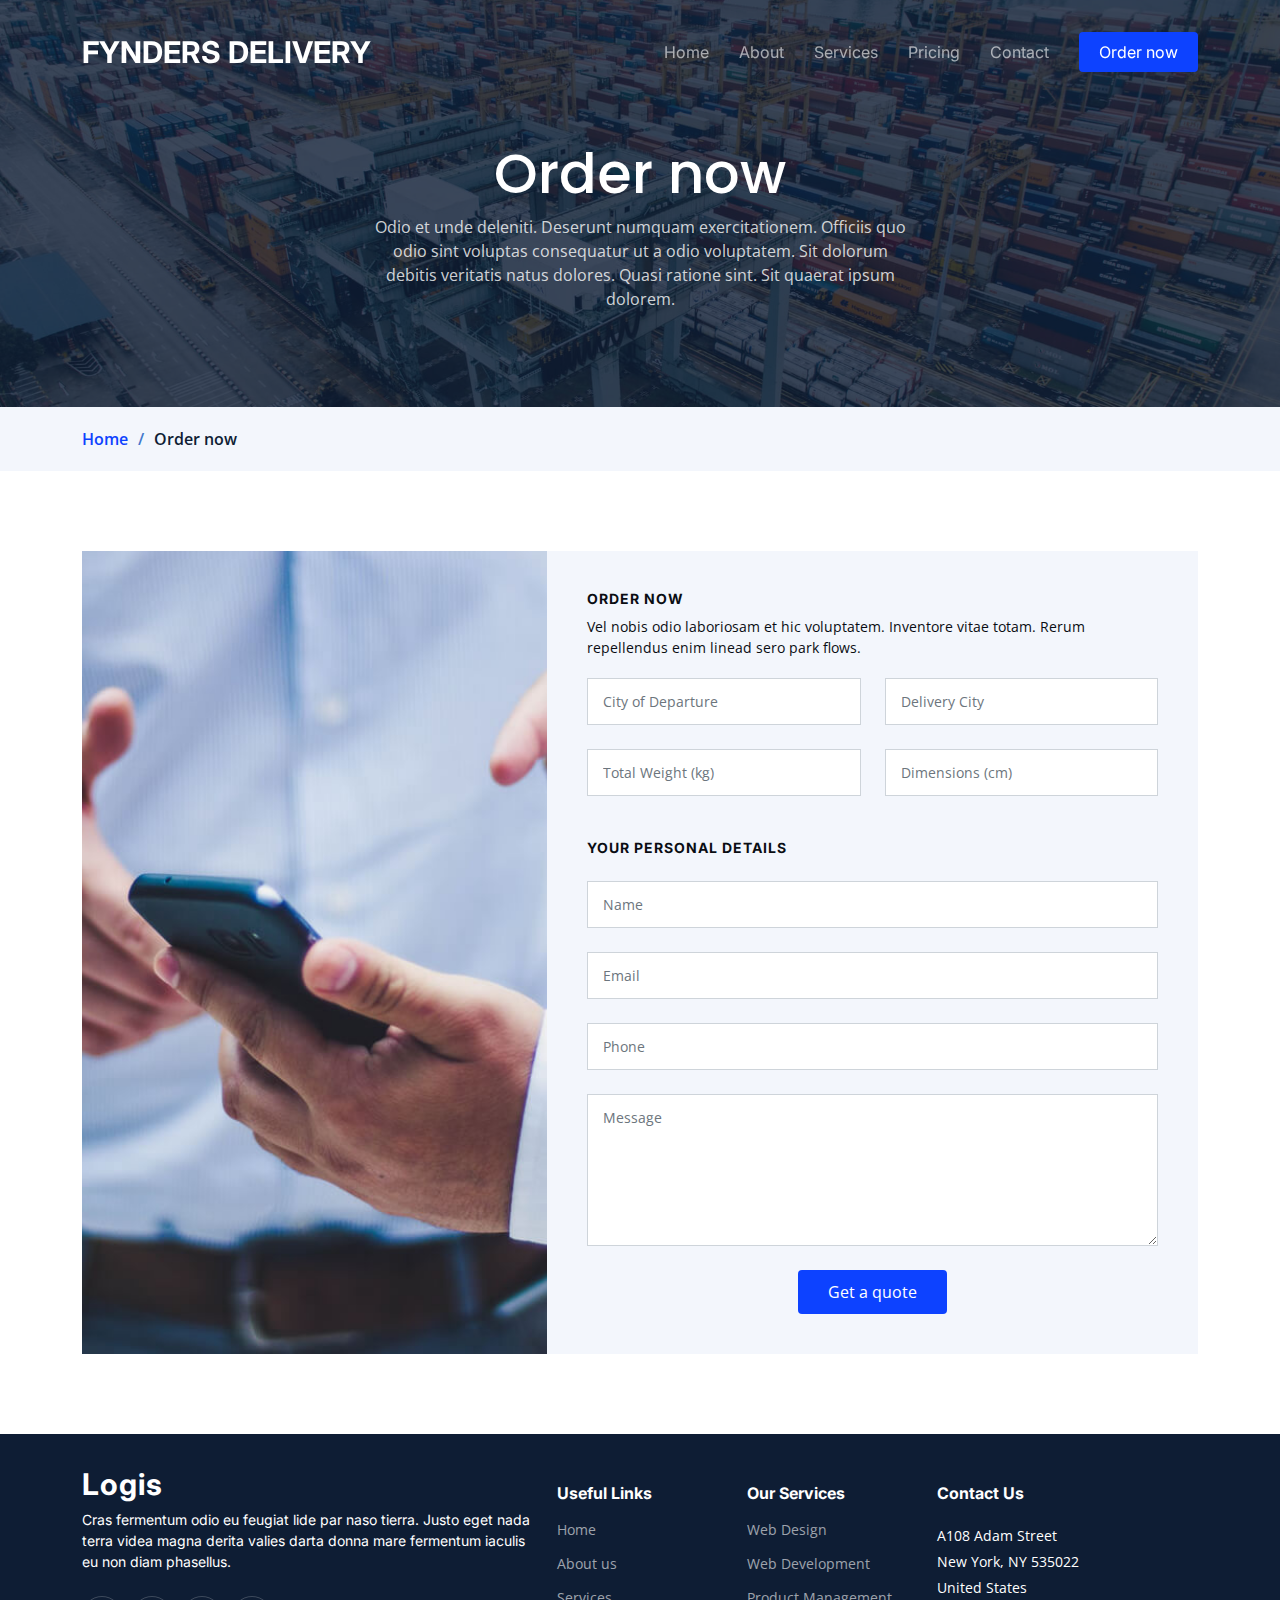
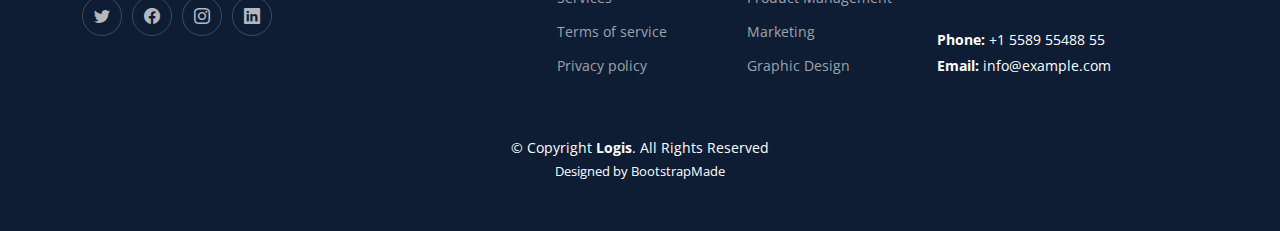
<file: fynders/ordernow.html>
<!DOCTYPE html>
<html lang="en">

<head>
  <meta charset="utf-8">
  <meta content="width=device-width, initial-scale=1.0" name="viewport">

  <title>Logis Bootstrap Template - Get a Quote</title>
  <meta content="" name="description">
  <meta content="" name="keywords">

  <!-- Favicons -->
  <link href="assets/img/favicon.png" rel="icon">
  <link href="assets/img/apple-touch-icon.png" rel="apple-touch-icon">

  <!-- Google Fonts -->
  <link rel="preconnect" href="https://fonts.googleapis.com">
  <link rel="preconnect" href="https://fonts.gstatic.com" crossorigin>
  <link href="https://fonts.googleapis.com/css2?family=Open+Sans:ital,wght@0,300;0,400;0,500;0,600;0,700;1,300;1,400;1,600;1,700&family=Poppins:ital,wght@0,300;0,400;0,500;0,600;0,700;1,300;1,400;1,500;1,600;1,700&family=Inter:ital,wght@0,300;0,400;0,500;0,600;0,700;1,300;1,400;1,500;1,600;1,700&display=swap" rel="stylesheet">

  <!-- Vendor CSS Files -->
  <link href="assets/vendor/bootstrap/css/bootstrap.min.css" rel="stylesheet">
  <link href="assets/vendor/bootstrap-icons/bootstrap-icons.css" rel="stylesheet">
  <link href="assets/vendor/fontawesome-free/css/all.min.css" rel="stylesheet">
  <link href="assets/vendor/glightbox/css/glightbox.min.css" rel="stylesheet">
  <link href="assets/vendor/swiper/swiper-bundle.min.css" rel="stylesheet">
  <link href="assets/vendor/aos/aos.css" rel="stylesheet">

  <!-- Template Main CSS File -->
  <link href="assets/css/main.css" rel="stylesheet">

  <!-- =======================================================
  * Template Name: Logis - v1.2.1
  * Template URL: https://bootstrapmade.com/logis-bootstrap-logistics-website-template/
  * Author: BootstrapMade.com
  * License: https://bootstrapmade.com/license/
  ======================================================== -->
</head>

<body>

  <!-- ======= Header ======= -->
  <header id="header" class="header d-flex align-items-center fixed-top">
    <div class="container-fluid container-xl d-flex align-items-center justify-content-between">

      <a href="index.html" class="logo d-flex align-items-center">
        <!-- Uncomment the line below if you also wish to use an image logo -->
        <!-- <img src="assets/img/logo.png" alt=""> -->
        <h1>FYNDERS DELIVERY</h1>
      </a>

      <i class="mobile-nav-toggle mobile-nav-show bi bi-list"></i>
      <i class="mobile-nav-toggle mobile-nav-hide d-none bi bi-x"></i>
      <nav id="navbar" class="navbar">
        <ul>
          <li><a href="index.html">Home</a></li>
          <li><a href="about.html">About</a></li>
          <li><a href="services.html">Services</a></li>
          <li><a href="pricing.html">Pricing</a></li>
          
          <li><a href="contact.html">Contact</a></li>
          <li><a class="get-a-quote" href="ordernow.html">Order now</a></li>
        </ul>
      </nav><!-- .navbar -->

    </div>
  </header><!-- End Header -->
  <!-- End Header -->

  <main id="main">

    <!-- ======= Breadcrumbs ======= -->
    <div class="breadcrumbs">
      <div class="page-header d-flex align-items-center" style="background-image: url('assets/img/page-header.jpg');">
        <div class="container position-relative">
          <div class="row d-flex justify-content-center">
            <div class="col-lg-6 text-center">
              <h2>Order now</h2>
              <p>Odio et unde deleniti. Deserunt numquam exercitationem. Officiis quo odio sint voluptas consequatur ut a odio voluptatem. Sit dolorum debitis veritatis natus dolores. Quasi ratione sint. Sit quaerat ipsum dolorem.</p>
            </div>
          </div>
        </div>
      </div>
      <nav>
        <div class="container">
          <ol>
            <li><a href="index.html">Home</a></li>
            <li>Order now</li>
          </ol>
        </div>
      </nav>
    </div><!-- End Breadcrumbs -->

    <!-- ======= Get a Quote Section ======= -->
    <section id="get-a-quote" class="get-a-quote">
      <div class="container" data-aos="fade-up">

        <div class="row g-0">

          <div class="col-lg-5 quote-bg" style="background-image: url(assets/img/quote-bg.jpg);"></div>

          <div class="col-lg-7">
            <form action="forms/quote.php" method="post" class="php-email-form">
              <h3>Order now</h3>
              <p>Vel nobis odio laboriosam et hic voluptatem. Inventore vitae totam. Rerum repellendus enim linead sero park flows.</p>
              <div class="row gy-4">

                <div class="col-md-6">
                  <input type="text" name="departure" class="form-control" placeholder="City of Departure" required>
                </div>

                <div class="col-md-6">
                  <input type="text" name="delivery" class="form-control" placeholder="Delivery City" required>
                </div>

                <div class="col-md-6">
                  <input type="text" name="weight" class="form-control" placeholder="Total Weight (kg)" required>
                </div>

                <div class="col-md-6">
                  <input type="text" name="dimensions" class="form-control" placeholder="Dimensions (cm)" required>
                </div>

                <div class="col-lg-12">
                  <h4>Your Personal Details</h4>
                </div>

                <div class="col-md-12">
                  <input type="text" name="name" class="form-control" placeholder="Name" required>
                </div>

                <div class="col-md-12 ">
                  <input type="email" class="form-control" name="email" placeholder="Email" required>
                </div>

                <div class="col-md-12">
                  <input type="text" class="form-control" name="phone" placeholder="Phone" required>
                </div>

                <div class="col-md-12">
                  <textarea class="form-control" name="message" rows="6" placeholder="Message" required></textarea>
                </div>

                <div class="col-md-12 text-center">
                  <div class="loading">Loading</div>
                  <div class="error-message"></div>
                  <div class="sent-message">Your quote request has been sent successfully. Thank you!</div>

                  <button type="submit">Get a quote</button>
                </div>

              </div>
            </form>
          </div><!-- End Quote Form -->

        </div>

      </div>
    </section><!-- End Get a Quote Section -->

  </main><!-- End #main -->

  <!-- ======= Footer ======= -->
  <footer id="footer" class="footer">

    <div class="container">
      <div class="row gy-4">
        <div class="col-lg-5 col-md-12 footer-info">
          <a href="index.html" class="logo d-flex align-items-center">
            <span>Logis</span>
          </a>
          <p>Cras fermentum odio eu feugiat lide par naso tierra. Justo eget nada terra videa magna derita valies darta donna mare fermentum iaculis eu non diam phasellus.</p>
          <div class="social-links d-flex mt-4">
            <a href="#" class="twitter"><i class="bi bi-twitter"></i></a>
            <a href="#" class="facebook"><i class="bi bi-facebook"></i></a>
            <a href="#" class="instagram"><i class="bi bi-instagram"></i></a>
            <a href="#" class="linkedin"><i class="bi bi-linkedin"></i></a>
          </div>
        </div>

        <div class="col-lg-2 col-6 footer-links">
          <h4>Useful Links</h4>
          <ul>
            <li><a href="#">Home</a></li>
            <li><a href="#">About us</a></li>
            <li><a href="#">Services</a></li>
            <li><a href="#">Terms of service</a></li>
            <li><a href="#">Privacy policy</a></li>
          </ul>
        </div>

        <div class="col-lg-2 col-6 footer-links">
          <h4>Our Services</h4>
          <ul>
            <li><a href="#">Web Design</a></li>
            <li><a href="#">Web Development</a></li>
            <li><a href="#">Product Management</a></li>
            <li><a href="#">Marketing</a></li>
            <li><a href="#">Graphic Design</a></li>
          </ul>
        </div>

        <div class="col-lg-3 col-md-12 footer-contact text-center text-md-start">
          <h4>Contact Us</h4>
          <p>
            A108 Adam Street <br>
            New York, NY 535022<br>
            United States <br><br>
            <strong>Phone:</strong> +1 5589 55488 55<br>
            <strong>Email:</strong> info@example.com<br>
          </p>

        </div>

      </div>
    </div>

    <div class="container mt-4">
      <div class="copyright">
        &copy; Copyright <strong><span>Logis</span></strong>. All Rights Reserved
      </div>
      <div class="credits">
        <!-- All the links in the footer should remain intact. -->
        <!-- You can delete the links only if you purchased the pro version. -->
        <!-- Licensing information: https://bootstrapmade.com/license/ -->
        <!-- Purchase the pro version with working PHP/AJAX contact form: https://bootstrapmade.com/logis-bootstrap-logistics-website-template/ -->
        Designed by <a href="https://bootstrapmade.com/">BootstrapMade</a>
      </div>
    </div>

  </footer><!-- End Footer -->
  <!-- End Footer -->

  <a href="#" class="scroll-top d-flex align-items-center justify-content-center"><i class="bi bi-arrow-up-short"></i></a>

  <div id="preloader"></div>

  <!-- Vendor JS Files -->
  <script src="assets/vendor/bootstrap/js/bootstrap.bundle.min.js"></script>
  <script src="assets/vendor/purecounter/purecounter_vanilla.js"></script>
  <script src="assets/vendor/glightbox/js/glightbox.min.js"></script>
  <script src="assets/vendor/swiper/swiper-bundle.min.js"></script>
  <script src="assets/vendor/aos/aos.js"></script>
  <script src="assets/vendor/php-email-form/validate.js"></script>

  <!-- Template Main JS File -->
  <script src="assets/js/main.js"></script>

</body>

</html>
</file>
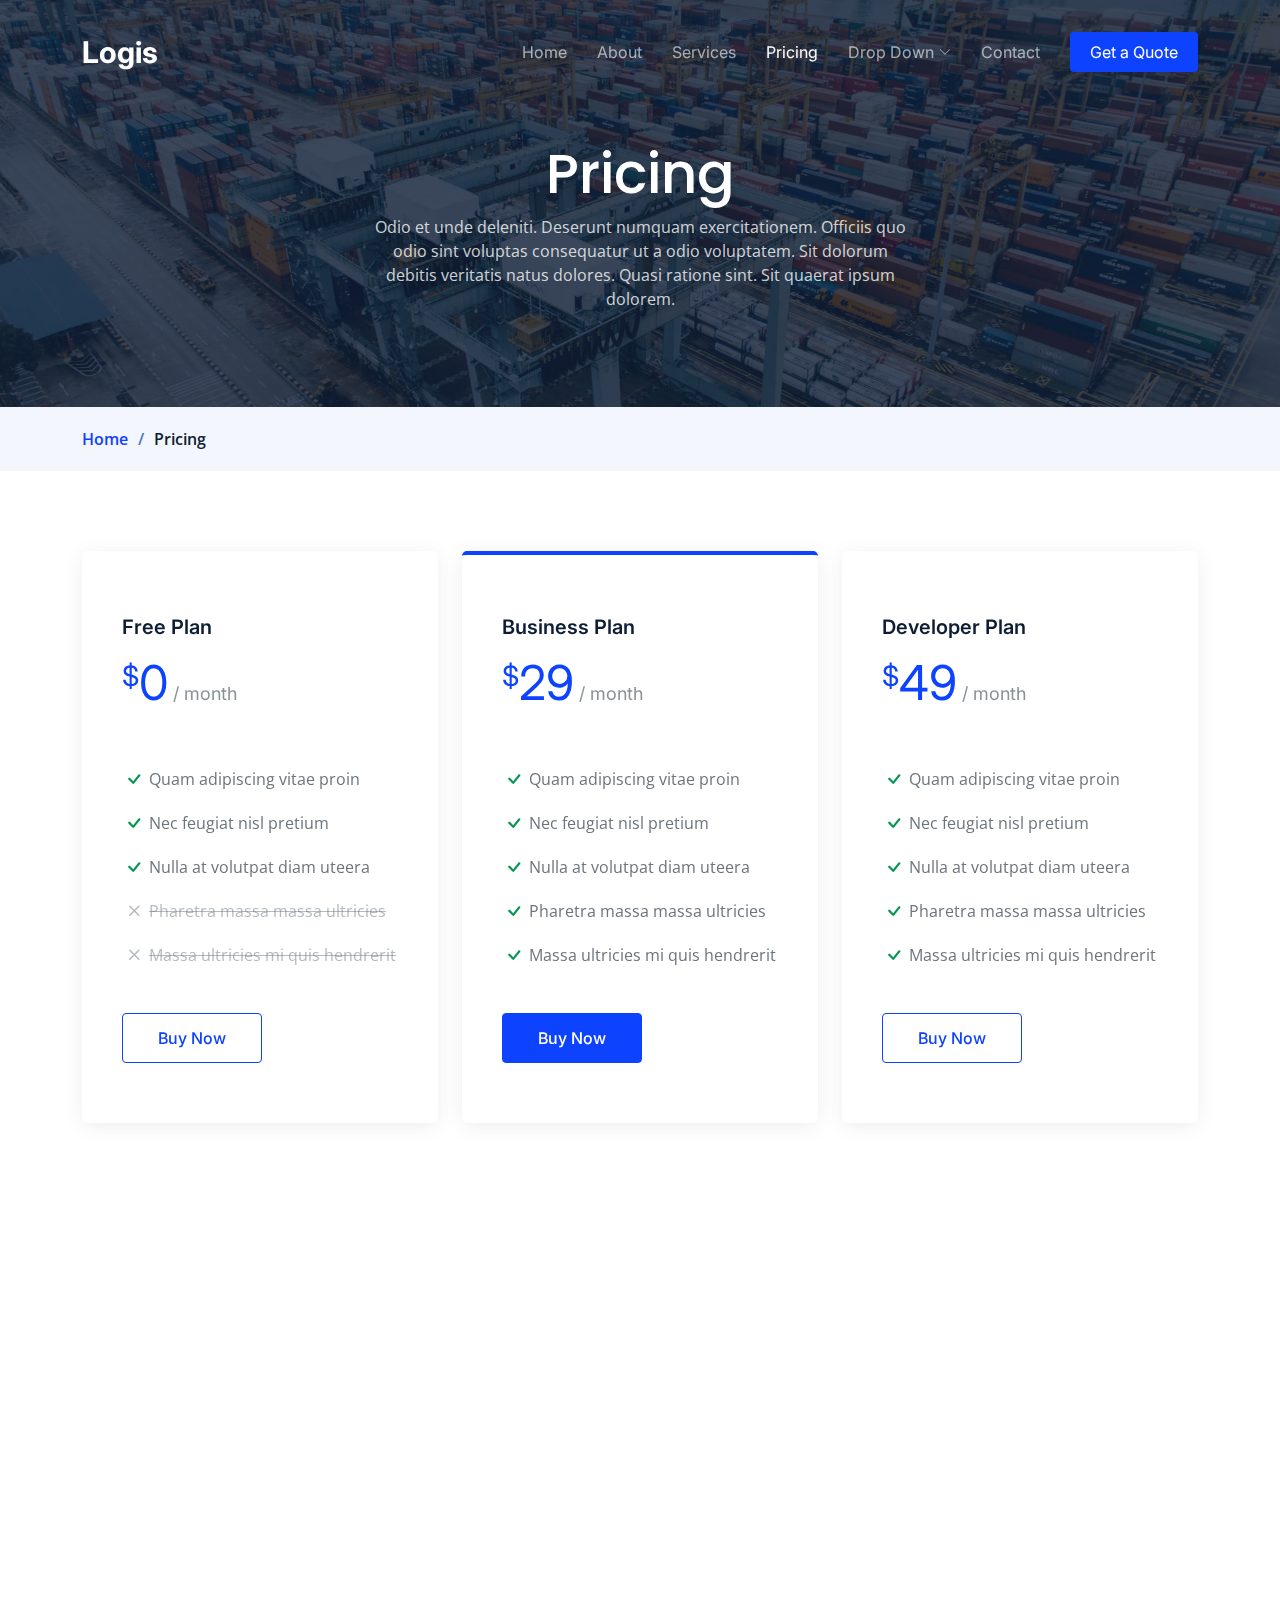
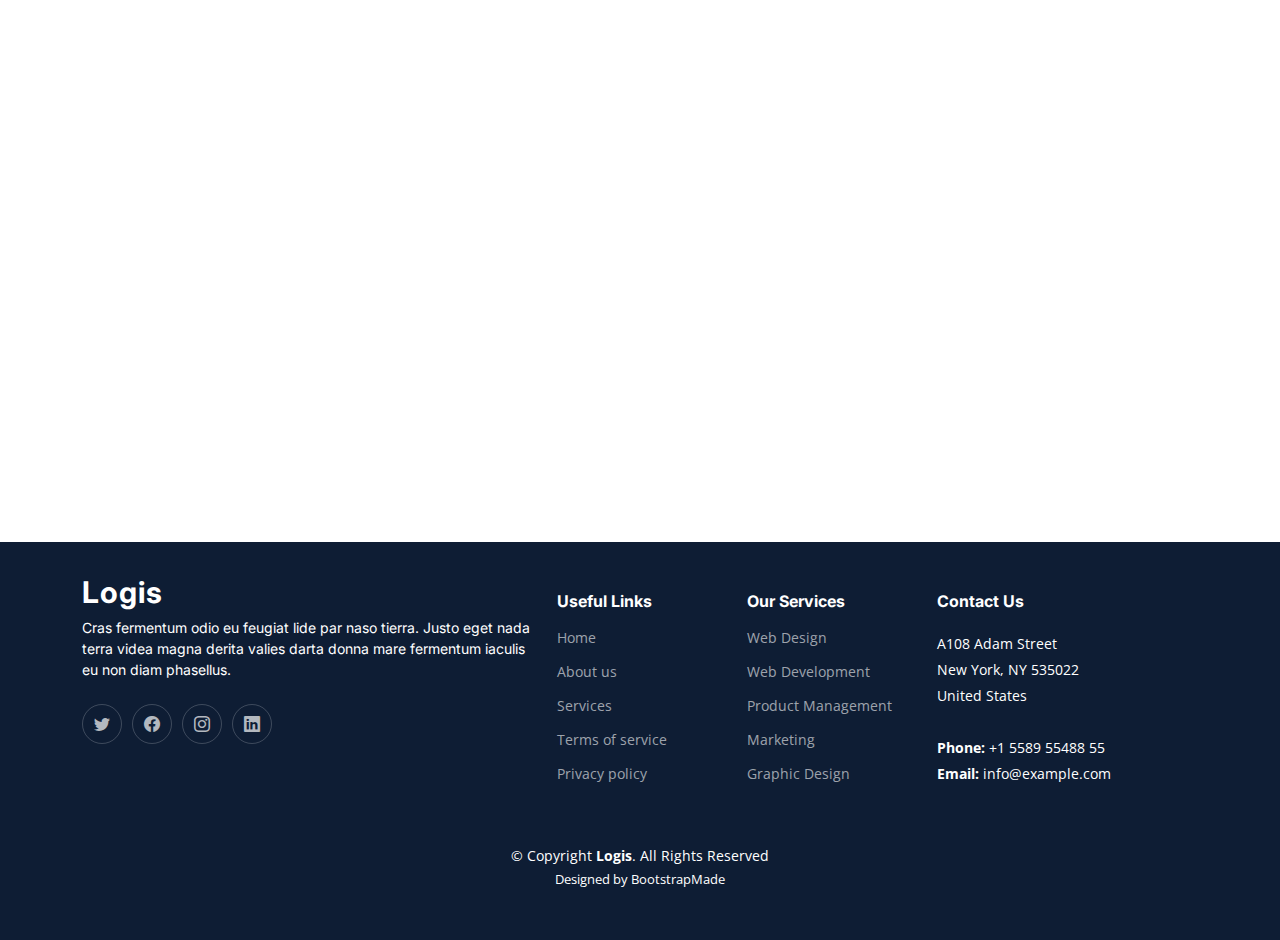
<file: fynders/pricing.html>
<!DOCTYPE html>
<html lang="en">

<head>
  <meta charset="utf-8">
  <meta content="width=device-width, initial-scale=1.0" name="viewport">

  <title>Logis Bootstrap Template - Pricing</title>
  <meta content="" name="description">
  <meta content="" name="keywords">

  <!-- Favicons -->
  <link href="assets/img/favicon.png" rel="icon">
  <link href="assets/img/apple-touch-icon.png" rel="apple-touch-icon">

  <!-- Google Fonts -->
  <link rel="preconnect" href="https://fonts.googleapis.com">
  <link rel="preconnect" href="https://fonts.gstatic.com" crossorigin>
  <link href="https://fonts.googleapis.com/css2?family=Open+Sans:ital,wght@0,300;0,400;0,500;0,600;0,700;1,300;1,400;1,600;1,700&family=Poppins:ital,wght@0,300;0,400;0,500;0,600;0,700;1,300;1,400;1,500;1,600;1,700&family=Inter:ital,wght@0,300;0,400;0,500;0,600;0,700;1,300;1,400;1,500;1,600;1,700&display=swap" rel="stylesheet">

  <!-- Vendor CSS Files -->
  <link href="assets/vendor/bootstrap/css/bootstrap.min.css" rel="stylesheet">
  <link href="assets/vendor/bootstrap-icons/bootstrap-icons.css" rel="stylesheet">
  <link href="assets/vendor/fontawesome-free/css/all.min.css" rel="stylesheet">
  <link href="assets/vendor/glightbox/css/glightbox.min.css" rel="stylesheet">
  <link href="assets/vendor/swiper/swiper-bundle.min.css" rel="stylesheet">
  <link href="assets/vendor/aos/aos.css" rel="stylesheet">

  <!-- Template Main CSS File -->
  <link href="assets/css/main.css" rel="stylesheet">

  <!-- =======================================================
  * Template Name: Logis - v1.2.1
  * Template URL: https://bootstrapmade.com/logis-bootstrap-logistics-website-template/
  * Author: BootstrapMade.com
  * License: https://bootstrapmade.com/license/
  ======================================================== -->
</head>

<body>

  <!-- ======= Header ======= -->
  <header id="header" class="header d-flex align-items-center fixed-top">
    <div class="container-fluid container-xl d-flex align-items-center justify-content-between">

      <a href="index.html" class="logo d-flex align-items-center">
        <!-- Uncomment the line below if you also wish to use an image logo -->
        <!-- <img src="assets/img/logo.png" alt=""> -->
        <h1>Logis</h1>
      </a>

      <i class="mobile-nav-toggle mobile-nav-show bi bi-list"></i>
      <i class="mobile-nav-toggle mobile-nav-hide d-none bi bi-x"></i>
      <nav id="navbar" class="navbar">
        <ul>
          <li><a href="index.html">Home</a></li>
          <li><a href="about.html">About</a></li>
          <li><a href="services.html">Services</a></li>
          <li><a href="pricing.html" class="active">Pricing</a></li>
          <li class="dropdown"><a href="#"><span>Drop Down</span> <i class="bi bi-chevron-down dropdown-indicator"></i></a>
            <ul>
              <li><a href="#">Drop Down 1</a></li>
              <li class="dropdown"><a href="#"><span>Deep Drop Down</span> <i class="bi bi-chevron-down dropdown-indicator"></i></a>
                <ul>
                  <li><a href="#">Deep Drop Down 1</a></li>
                  <li><a href="#">Deep Drop Down 2</a></li>
                  <li><a href="#">Deep Drop Down 3</a></li>
                  <li><a href="#">Deep Drop Down 4</a></li>
                  <li><a href="#">Deep Drop Down 5</a></li>
                </ul>
              </li>
              <li><a href="#">Drop Down 2</a></li>
              <li><a href="#">Drop Down 3</a></li>
              <li><a href="#">Drop Down 4</a></li>
            </ul>
          </li>
          <li><a href="contact.html">Contact</a></li>
          <li><a class="get-a-quote" href="get-a-quote.html">Get a Quote</a></li>
        </ul>
      </nav><!-- .navbar -->

    </div>
  </header><!-- End Header -->
  <!-- End Header -->

  <main id="main">

    <!-- ======= Breadcrumbs ======= -->
    <div class="breadcrumbs">
      <div class="page-header d-flex align-items-center" style="background-image: url('assets/img/page-header.jpg');">
        <div class="container position-relative">
          <div class="row d-flex justify-content-center">
            <div class="col-lg-6 text-center">
              <h2>Pricing</h2>
              <p>Odio et unde deleniti. Deserunt numquam exercitationem. Officiis quo odio sint voluptas consequatur ut a odio voluptatem. Sit dolorum debitis veritatis natus dolores. Quasi ratione sint. Sit quaerat ipsum dolorem.</p>
            </div>
          </div>
        </div>
      </div>
      <nav>
        <div class="container">
          <ol>
            <li><a href="index.html">Home</a></li>
            <li>Pricing</li>
          </ol>
        </div>
      </nav>
    </div><!-- End Breadcrumbs -->

    <!-- ======= Pricing Section ======= -->
    <section id="pricing" class="pricing">
      <div class="container" data-aos="fade-up">

        <div class="row gy-4">

          <div class="col-lg-4" data-aos="fade-up" data-aos-delay="100">
            <div class="pricing-item">
              <h3>Free Plan</h3>
              <h4><sup>$</sup>0<span> / month</span></h4>
              <ul>
                <li><i class="bi bi-check"></i> Quam adipiscing vitae proin</li>
                <li><i class="bi bi-check"></i> Nec feugiat nisl pretium</li>
                <li><i class="bi bi-check"></i> Nulla at volutpat diam uteera</li>
                <li class="na"><i class="bi bi-x"></i> <span>Pharetra massa massa ultricies</span></li>
                <li class="na"><i class="bi bi-x"></i> <span>Massa ultricies mi quis hendrerit</span></li>
              </ul>
              <a href="#" class="buy-btn">Buy Now</a>
            </div>
          </div><!-- End Pricing Item -->

          <div class="col-lg-4" data-aos="fade-up" data-aos-delay="200">
            <div class="pricing-item featured">
              <h3>Business Plan</h3>
              <h4><sup>$</sup>29<span> / month</span></h4>
              <ul>
                <li><i class="bi bi-check"></i> Quam adipiscing vitae proin</li>
                <li><i class="bi bi-check"></i> Nec feugiat nisl pretium</li>
                <li><i class="bi bi-check"></i> Nulla at volutpat diam uteera</li>
                <li><i class="bi bi-check"></i> Pharetra massa massa ultricies</li>
                <li><i class="bi bi-check"></i> Massa ultricies mi quis hendrerit</li>
              </ul>
              <a href="#" class="buy-btn">Buy Now</a>
            </div>
          </div><!-- End Pricing Item -->

          <div class="col-lg-4" data-aos="fade-up" data-aos-delay="300">
            <div class="pricing-item">
              <h3>Developer Plan</h3>
              <h4><sup>$</sup>49<span> / month</span></h4>
              <ul>
                <li><i class="bi bi-check"></i> Quam adipiscing vitae proin</li>
                <li><i class="bi bi-check"></i> Nec feugiat nisl pretium</li>
                <li><i class="bi bi-check"></i> Nulla at volutpat diam uteera</li>
                <li><i class="bi bi-check"></i> Pharetra massa massa ultricies</li>
                <li><i class="bi bi-check"></i> Massa ultricies mi quis hendrerit</li>
              </ul>
              <a href="#" class="buy-btn">Buy Now</a>
            </div>
          </div><!-- End Pricing Item -->

        </div>

      </div>
    </section><!-- End Pricing Section -->

    <!-- ======= Horizontal Pricing Section ======= -->
    <section id="horizontal-pricing" class="horizontal-pricing pt-0">
      <div class="container" data-aos="fade-up">

        <div class="section-header">
          <span>Horizontal Pricing</span>
          <h2>Horizontal Pricing</h2>

        </div>

        <div class="row gy-4 pricing-item" data-aos="fade-up" data-aos-delay="100">
          <div class="col-lg-3 d-flex align-items-center justify-content-center">
            <h3>Free Plan</h3>
          </div>
          <div class="col-lg-3 d-flex align-items-center justify-content-center">
            <h4><sup>$</sup>0<span> / month</span></h4>
          </div>
          <div class="col-lg-3 d-flex align-items-center justify-content-center">
            <ul>
              <li><i class="bi bi-check"></i> Quam adipiscing vitae proin</li>
              <li><i class="bi bi-check"></i> Nulla at volutpat diam uteera</li>
              <li class="na"><i class="bi bi-x"></i> <span>Pharetra massa massa ultricies</span></li>
            </ul>
          </div>
          <div class="col-lg-3 d-flex align-items-center justify-content-center">
            <div class="text-center"><a href="#" class="buy-btn">Buy Now</a></div>
          </div>
        </div><!-- End Pricing Item -->

        <div class="row gy-4 pricing-item featured mt-4" data-aos="fade-up" data-aos-delay="200">
          <div class="col-lg-3 d-flex align-items-center justify-content-center">
            <h3>Business Plan</h3>
          </div>
          <div class="col-lg-3 d-flex align-items-center justify-content-center">
            <h4><sup>$</sup>29<span> / month</span></h4>
          </div>
          <div class="col-lg-3 d-flex align-items-center justify-content-center">
            <ul>
              <li><i class="bi bi-check"></i> Quam adipiscing vitae proin</li>
              <li><i class="bi bi-check"></i> <strong>Nec feugiat nisl pretium</strong></li>
              <li><i class="bi bi-check"></i> Nulla at volutpat diam uteera</li>
            </ul>
          </div>
          <div class="col-lg-3 d-flex align-items-center justify-content-center">
            <div class="text-center"><a href="#" class="buy-btn">Buy Now</a></div>
          </div>
        </div><!-- End Pricing Item -->

        <div class="row gy-4 pricing-item mt-4" data-aos="fade-up" data-aos-delay="300">
          <div class="col-lg-3 d-flex align-items-center justify-content-center">
            <h3>Developer Plan</h3>
          </div>
          <div class="col-lg-3 d-flex align-items-center justify-content-center">
            <h4><sup>$</sup>49<span> / month</span></h4>
          </div>
          <div class="col-lg-3 d-flex align-items-center justify-content-center">
            <ul>
              <li><i class="bi bi-check"></i> Quam adipiscing vitae proin</li>
              <li><i class="bi bi-check"></i> Nec feugiat nisl pretium</li>
              <li><i class="bi bi-check"></i> Nulla at volutpat diam uteera</li>
            </ul>
          </div>
          <div class="col-lg-3 d-flex align-items-center justify-content-center">
            <div class="text-center"><a href="#" class="buy-btn">Buy Now</a></div>
          </div>
        </div><!-- End Pricing Item -->

      </div>
    </section><!-- End Horizontal Pricing Section -->

  </main><!-- End #main -->

  <!-- ======= Footer ======= -->
  <footer id="footer" class="footer">

    <div class="container">
      <div class="row gy-4">
        <div class="col-lg-5 col-md-12 footer-info">
          <a href="index.html" class="logo d-flex align-items-center">
            <span>Logis</span>
          </a>
          <p>Cras fermentum odio eu feugiat lide par naso tierra. Justo eget nada terra videa magna derita valies darta donna mare fermentum iaculis eu non diam phasellus.</p>
          <div class="social-links d-flex mt-4">
            <a href="#" class="twitter"><i class="bi bi-twitter"></i></a>
            <a href="#" class="facebook"><i class="bi bi-facebook"></i></a>
            <a href="#" class="instagram"><i class="bi bi-instagram"></i></a>
            <a href="#" class="linkedin"><i class="bi bi-linkedin"></i></a>
          </div>
        </div>

        <div class="col-lg-2 col-6 footer-links">
          <h4>Useful Links</h4>
          <ul>
            <li><a href="#">Home</a></li>
            <li><a href="#">About us</a></li>
            <li><a href="#">Services</a></li>
            <li><a href="#">Terms of service</a></li>
            <li><a href="#">Privacy policy</a></li>
          </ul>
        </div>

        <div class="col-lg-2 col-6 footer-links">
          <h4>Our Services</h4>
          <ul>
            <li><a href="#">Web Design</a></li>
            <li><a href="#">Web Development</a></li>
            <li><a href="#">Product Management</a></li>
            <li><a href="#">Marketing</a></li>
            <li><a href="#">Graphic Design</a></li>
          </ul>
        </div>

        <div class="col-lg-3 col-md-12 footer-contact text-center text-md-start">
          <h4>Contact Us</h4>
          <p>
            A108 Adam Street <br>
            New York, NY 535022<br>
            United States <br><br>
            <strong>Phone:</strong> +1 5589 55488 55<br>
            <strong>Email:</strong> info@example.com<br>
          </p>

        </div>

      </div>
    </div>

    <div class="container mt-4">
      <div class="copyright">
        &copy; Copyright <strong><span>Logis</span></strong>. All Rights Reserved
      </div>
      <div class="credits">
        <!-- All the links in the footer should remain intact. -->
        <!-- You can delete the links only if you purchased the pro version. -->
        <!-- Licensing information: https://bootstrapmade.com/license/ -->
        <!-- Purchase the pro version with working PHP/AJAX contact form: https://bootstrapmade.com/logis-bootstrap-logistics-website-template/ -->
        Designed by <a href="https://bootstrapmade.com/">BootstrapMade</a>
      </div>
    </div>

  </footer><!-- End Footer -->
  <!-- End Footer -->

  <a href="#" class="scroll-top d-flex align-items-center justify-content-center"><i class="bi bi-arrow-up-short"></i></a>

  <div id="preloader"></div>

  <!-- Vendor JS Files -->
  <script src="assets/vendor/bootstrap/js/bootstrap.bundle.min.js"></script>
  <script src="assets/vendor/purecounter/purecounter_vanilla.js"></script>
  <script src="assets/vendor/glightbox/js/glightbox.min.js"></script>
  <script src="assets/vendor/swiper/swiper-bundle.min.js"></script>
  <script src="assets/vendor/aos/aos.js"></script>
  <script src="assets/vendor/php-email-form/validate.js"></script>

  <!-- Template Main JS File -->
  <script src="assets/js/main.js"></script>

</body>

</html>
</file>
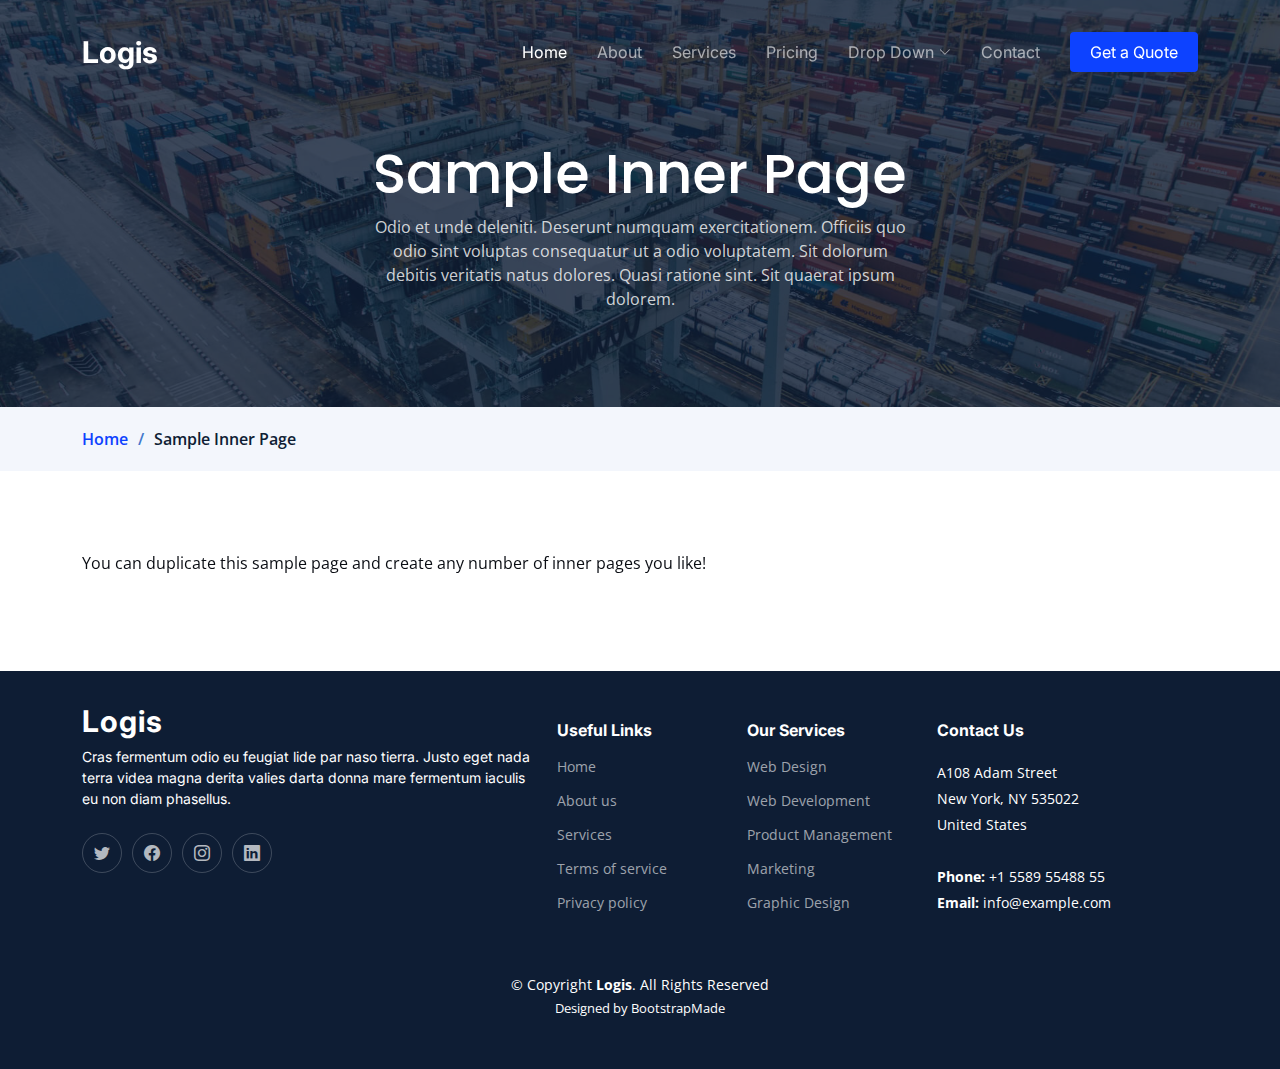
<file: fynders/sample-inner-page.html>
<!DOCTYPE html>
<html lang="en">

<head>
  <meta charset="utf-8">
  <meta content="width=device-width, initial-scale=1.0" name="viewport">

  <title>[Template] Sample Inner Page</title>
  <meta content="" name="description">
  <meta content="" name="keywords">

  <!-- Favicons -->
  <link href="assets/img/favicon.png" rel="icon">
  <link href="assets/img/apple-touch-icon.png" rel="apple-touch-icon">

  <!-- Google Fonts -->
  <link rel="preconnect" href="https://fonts.googleapis.com">
  <link rel="preconnect" href="https://fonts.gstatic.com" crossorigin>
  <link href="https://fonts.googleapis.com/css2?family=Open+Sans:ital,wght@0,300;0,400;0,500;0,600;0,700;1,300;1,400;1,600;1,700&family=Poppins:ital,wght@0,300;0,400;0,500;0,600;0,700;1,300;1,400;1,500;1,600;1,700&family=Inter:ital,wght@0,300;0,400;0,500;0,600;0,700;1,300;1,400;1,500;1,600;1,700&display=swap" rel="stylesheet">

  <!-- Vendor CSS Files -->
  <link href="assets/vendor/bootstrap/css/bootstrap.min.css" rel="stylesheet">
  <link href="assets/vendor/bootstrap-icons/bootstrap-icons.css" rel="stylesheet">
  <link href="assets/vendor/fontawesome-free/css/all.min.css" rel="stylesheet">
  <link href="assets/vendor/glightbox/css/glightbox.min.css" rel="stylesheet">
  <link href="assets/vendor/swiper/swiper-bundle.min.css" rel="stylesheet">
  <link href="assets/vendor/aos/aos.css" rel="stylesheet">

  <!-- Template Main CSS File -->
  <link href="assets/css/main.css" rel="stylesheet">

  <!-- =======================================================
  * Template Name: Logis - v1.2.1
  * Template URL: https://bootstrapmade.com/logis-bootstrap-logistics-website-template/
  * Author: BootstrapMade.com
  * License: https://bootstrapmade.com/license/
  ======================================================== -->
</head>

<body>

  <!-- ======= Header ======= -->
  <header id="header" class="header d-flex align-items-center fixed-top">
    <div class="container-fluid container-xl d-flex align-items-center justify-content-between">

      <a href="index.html" class="logo d-flex align-items-center">
        <!-- Uncomment the line below if you also wish to use an image logo -->
        <!-- <img src="assets/img/logo.png" alt=""> -->
        <h1>Logis</h1>
      </a>

      <i class="mobile-nav-toggle mobile-nav-show bi bi-list"></i>
      <i class="mobile-nav-toggle mobile-nav-hide d-none bi bi-x"></i>
      <nav id="navbar" class="navbar">
        <ul>
          <li><a href="index.html" class="active">Home</a></li>
          <li><a href="about.html">About</a></li>
          <li><a href="services.html">Services</a></li>
          <li><a href="pricing.html">Pricing</a></li>
          <li class="dropdown"><a href="#"><span>Drop Down</span> <i class="bi bi-chevron-down dropdown-indicator"></i></a>
            <ul>
              <li><a href="#">Drop Down 1</a></li>
              <li class="dropdown"><a href="#"><span>Deep Drop Down</span> <i class="bi bi-chevron-down dropdown-indicator"></i></a>
                <ul>
                  <li><a href="#">Deep Drop Down 1</a></li>
                  <li><a href="#">Deep Drop Down 2</a></li>
                  <li><a href="#">Deep Drop Down 3</a></li>
                  <li><a href="#">Deep Drop Down 4</a></li>
                  <li><a href="#">Deep Drop Down 5</a></li>
                </ul>
              </li>
              <li><a href="#">Drop Down 2</a></li>
              <li><a href="#">Drop Down 3</a></li>
              <li><a href="#">Drop Down 4</a></li>
            </ul>
          </li>
          <li><a href="contact.html">Contact</a></li>
          <li><a class="get-a-quote" href="get-a-quote.html">Get a Quote</a></li>
        </ul>
      </nav><!-- .navbar -->

    </div>
  </header><!-- End Header -->
  <!-- End Header -->

  <main id="main">

    <!-- ======= Breadcrumbs ======= -->
    <div class="breadcrumbs">
      <div class="page-header d-flex align-items-center" style="background-image: url('assets/img/page-header.jpg');">
        <div class="container position-relative">
          <div class="row d-flex justify-content-center">
            <div class="col-lg-6 text-center">
              <h2>Sample Inner Page</h2>
              <p>Odio et unde deleniti. Deserunt numquam exercitationem. Officiis quo odio sint voluptas consequatur ut a odio voluptatem. Sit dolorum debitis veritatis natus dolores. Quasi ratione sint. Sit quaerat ipsum dolorem.</p>
            </div>
          </div>
        </div>
      </div>
      <nav>
        <div class="container">
          <ol>
            <li><a href="index.html">Home</a></li>
            <li>Sample Inner Page</li>
          </ol>
        </div>
      </nav>
    </div><!-- End Breadcrumbs -->

    <section class="sample-page">
      <div class="container" data-aos="fade-up">
        <p>
          You can duplicate this sample page and create any number of inner pages you like!
        </p>
      </div>
    </section>

  </main><!-- End #main -->

  <!-- ======= Footer ======= -->
  <footer id="footer" class="footer">

    <div class="container">
      <div class="row gy-4">
        <div class="col-lg-5 col-md-12 footer-info">
          <a href="index.html" class="logo d-flex align-items-center">
            <span>Logis</span>
          </a>
          <p>Cras fermentum odio eu feugiat lide par naso tierra. Justo eget nada terra videa magna derita valies darta donna mare fermentum iaculis eu non diam phasellus.</p>
          <div class="social-links d-flex mt-4">
            <a href="#" class="twitter"><i class="bi bi-twitter"></i></a>
            <a href="#" class="facebook"><i class="bi bi-facebook"></i></a>
            <a href="#" class="instagram"><i class="bi bi-instagram"></i></a>
            <a href="#" class="linkedin"><i class="bi bi-linkedin"></i></a>
          </div>
        </div>

        <div class="col-lg-2 col-6 footer-links">
          <h4>Useful Links</h4>
          <ul>
            <li><a href="#">Home</a></li>
            <li><a href="#">About us</a></li>
            <li><a href="#">Services</a></li>
            <li><a href="#">Terms of service</a></li>
            <li><a href="#">Privacy policy</a></li>
          </ul>
        </div>

        <div class="col-lg-2 col-6 footer-links">
          <h4>Our Services</h4>
          <ul>
            <li><a href="#">Web Design</a></li>
            <li><a href="#">Web Development</a></li>
            <li><a href="#">Product Management</a></li>
            <li><a href="#">Marketing</a></li>
            <li><a href="#">Graphic Design</a></li>
          </ul>
        </div>

        <div class="col-lg-3 col-md-12 footer-contact text-center text-md-start">
          <h4>Contact Us</h4>
          <p>
            A108 Adam Street <br>
            New York, NY 535022<br>
            United States <br><br>
            <strong>Phone:</strong> +1 5589 55488 55<br>
            <strong>Email:</strong> info@example.com<br>
          </p>

        </div>

      </div>
    </div>

    <div class="container mt-4">
      <div class="copyright">
        &copy; Copyright <strong><span>Logis</span></strong>. All Rights Reserved
      </div>
      <div class="credits">
        <!-- All the links in the footer should remain intact. -->
        <!-- You can delete the links only if you purchased the pro version. -->
        <!-- Licensing information: https://bootstrapmade.com/license/ -->
        <!-- Purchase the pro version with working PHP/AJAX contact form: https://bootstrapmade.com/logis-bootstrap-logistics-website-template/ -->
        Designed by <a href="https://bootstrapmade.com/">BootstrapMade</a>
      </div>
    </div>

  </footer><!-- End Footer -->
  <!-- End Footer -->

  <a href="#" class="scroll-top d-flex align-items-center justify-content-center"><i class="bi bi-arrow-up-short"></i></a>

  <div id="preloader"></div>

  <!-- Vendor JS Files -->
  <script src="assets/vendor/bootstrap/js/bootstrap.bundle.min.js"></script>
  <script src="assets/vendor/purecounter/purecounter_vanilla.js"></script>
  <script src="assets/vendor/glightbox/js/glightbox.min.js"></script>
  <script src="assets/vendor/swiper/swiper-bundle.min.js"></script>
  <script src="assets/vendor/aos/aos.js"></script>
  <script src="assets/vendor/php-email-form/validate.js"></script>

  <!-- Template Main JS File -->
  <script src="assets/js/main.js"></script>

</body>

</html>
</file>
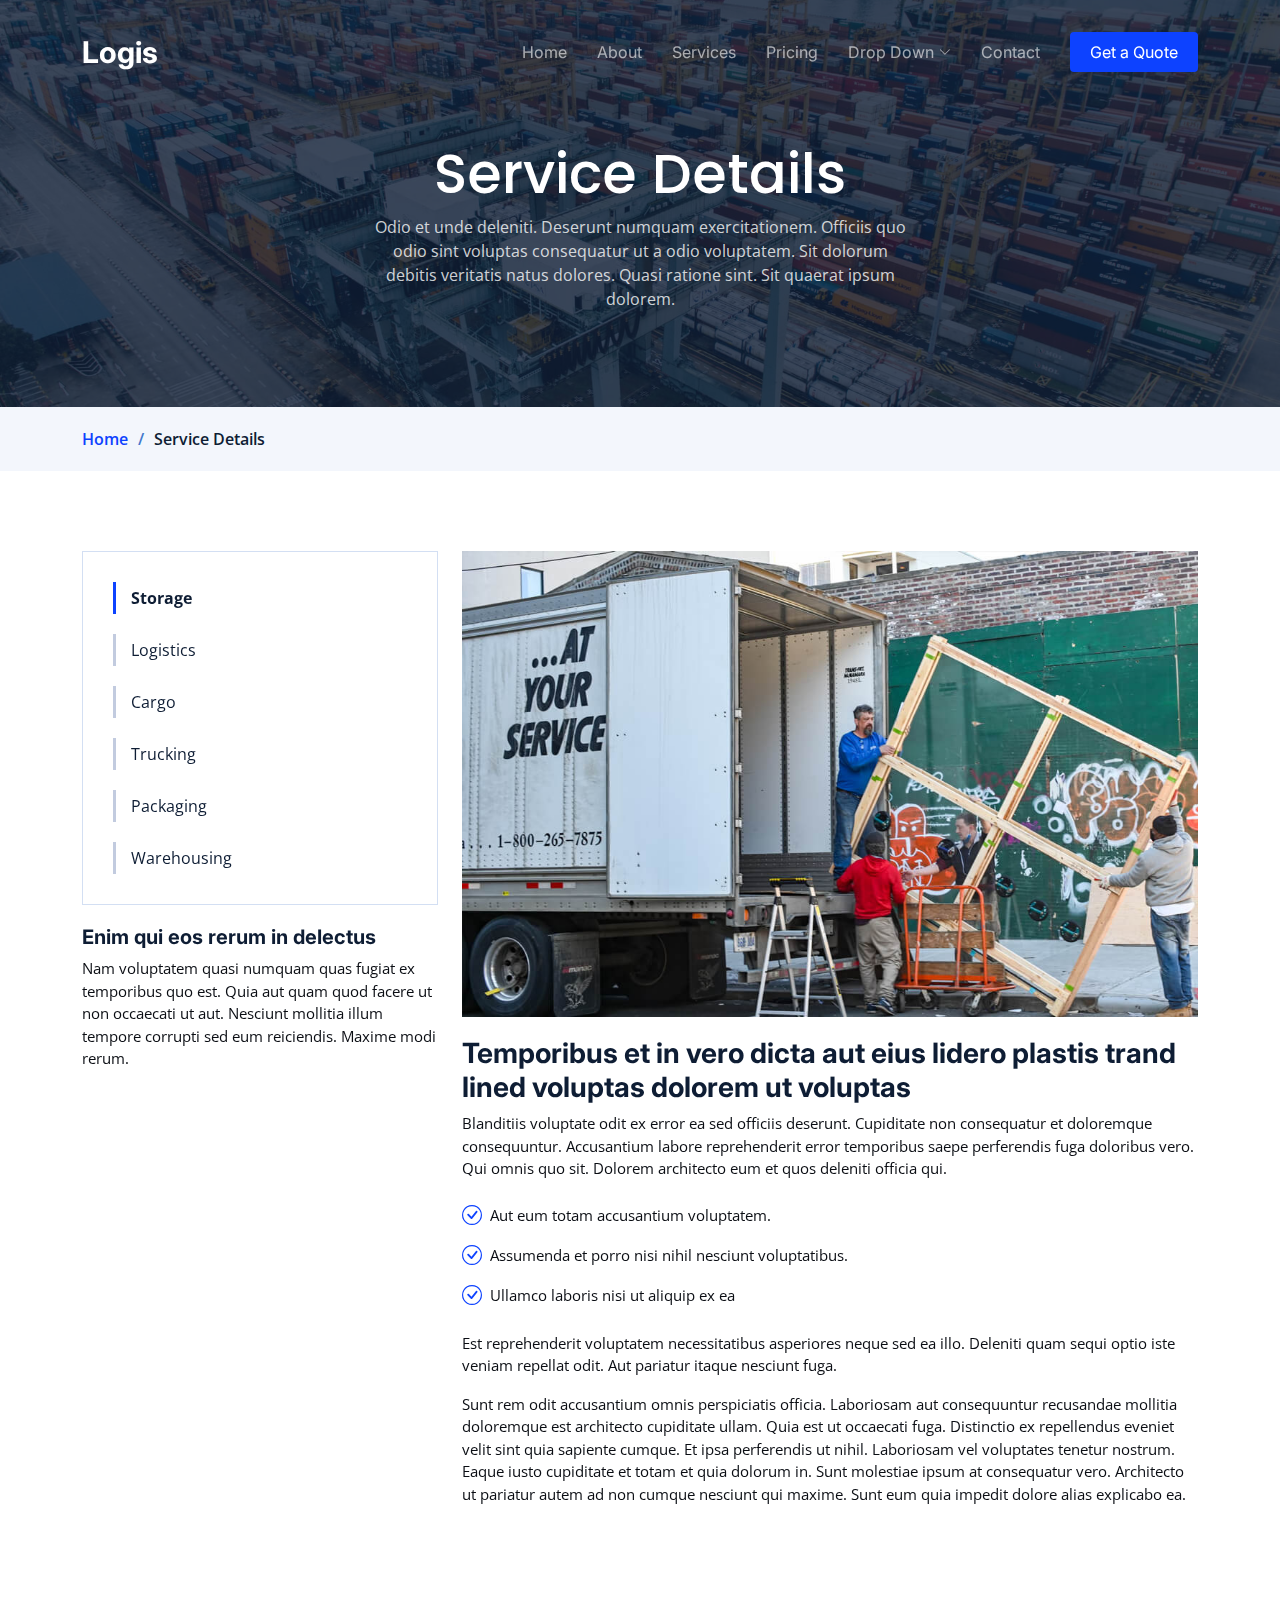
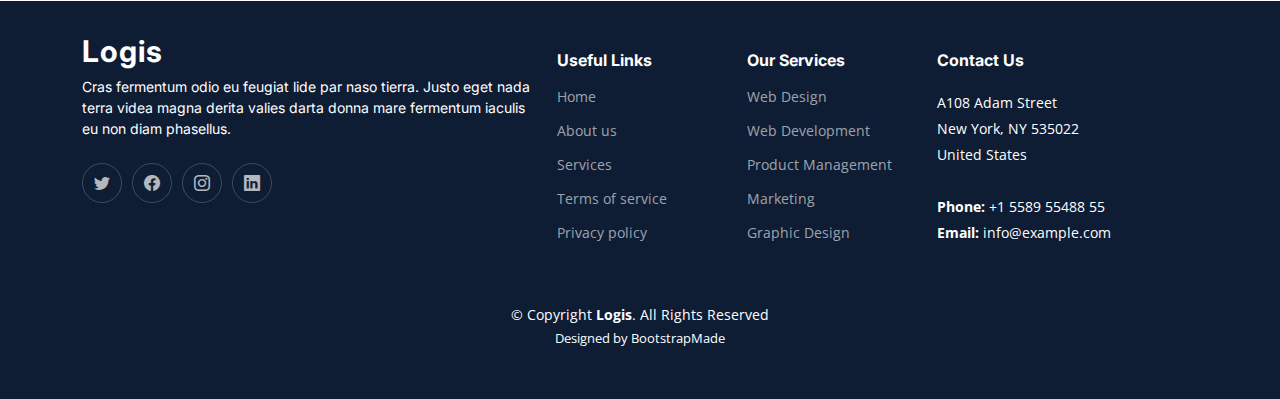
<file: fynders/service-details.html>
<!DOCTYPE html>
<html lang="en">

<head>
  <meta charset="utf-8">
  <meta content="width=device-width, initial-scale=1.0" name="viewport">

  <title>Logis Bootstrap Template - Service Details</title>
  <meta content="" name="description">
  <meta content="" name="keywords">

  <!-- Favicons -->
  <link href="assets/img/favicon.png" rel="icon">
  <link href="assets/img/apple-touch-icon.png" rel="apple-touch-icon">

  <!-- Google Fonts -->
  <link rel="preconnect" href="https://fonts.googleapis.com">
  <link rel="preconnect" href="https://fonts.gstatic.com" crossorigin>
  <link href="https://fonts.googleapis.com/css2?family=Open+Sans:ital,wght@0,300;0,400;0,500;0,600;0,700;1,300;1,400;1,600;1,700&family=Poppins:ital,wght@0,300;0,400;0,500;0,600;0,700;1,300;1,400;1,500;1,600;1,700&family=Inter:ital,wght@0,300;0,400;0,500;0,600;0,700;1,300;1,400;1,500;1,600;1,700&display=swap" rel="stylesheet">

  <!-- Vendor CSS Files -->
  <link href="assets/vendor/bootstrap/css/bootstrap.min.css" rel="stylesheet">
  <link href="assets/vendor/bootstrap-icons/bootstrap-icons.css" rel="stylesheet">
  <link href="assets/vendor/fontawesome-free/css/all.min.css" rel="stylesheet">
  <link href="assets/vendor/glightbox/css/glightbox.min.css" rel="stylesheet">
  <link href="assets/vendor/swiper/swiper-bundle.min.css" rel="stylesheet">
  <link href="assets/vendor/aos/aos.css" rel="stylesheet">

  <!-- Template Main CSS File -->
  <link href="assets/css/main.css" rel="stylesheet">

  <!-- =======================================================
  * Template Name: Logis - v1.2.1
  * Template URL: https://bootstrapmade.com/logis-bootstrap-logistics-website-template/
  * Author: BootstrapMade.com
  * License: https://bootstrapmade.com/license/
  ======================================================== -->
</head>

<body>

  <!-- ======= Header ======= -->
  <header id="header" class="header d-flex align-items-center fixed-top">
    <div class="container-fluid container-xl d-flex align-items-center justify-content-between">

      <a href="index.html" class="logo d-flex align-items-center">
        <!-- Uncomment the line below if you also wish to use an image logo -->
        <!-- <img src="assets/img/logo.png" alt=""> -->
        <h1>Logis</h1>
      </a>

      <i class="mobile-nav-toggle mobile-nav-show bi bi-list"></i>
      <i class="mobile-nav-toggle mobile-nav-hide d-none bi bi-x"></i>
      <nav id="navbar" class="navbar">
        <ul>
          <li><a href="index.html">Home</a></li>
          <li><a href="about.html">About</a></li>
          <li><a href="services.html">Services</a></li>
          <li><a href="pricing.html">Pricing</a></li>
          <li class="dropdown"><a href="#"><span>Drop Down</span> <i class="bi bi-chevron-down dropdown-indicator"></i></a>
            <ul>
              <li><a href="#">Drop Down 1</a></li>
              <li class="dropdown"><a href="#"><span>Deep Drop Down</span> <i class="bi bi-chevron-down dropdown-indicator"></i></a>
                <ul>
                  <li><a href="#">Deep Drop Down 1</a></li>
                  <li><a href="#">Deep Drop Down 2</a></li>
                  <li><a href="#">Deep Drop Down 3</a></li>
                  <li><a href="#">Deep Drop Down 4</a></li>
                  <li><a href="#">Deep Drop Down 5</a></li>
                </ul>
              </li>
              <li><a href="#">Drop Down 2</a></li>
              <li><a href="#">Drop Down 3</a></li>
              <li><a href="#">Drop Down 4</a></li>
            </ul>
          </li>
          <li><a href="contact.html">Contact</a></li>
          <li><a class="get-a-quote" href="get-a-quote.html">Get a Quote</a></li>
        </ul>
      </nav><!-- .navbar -->

    </div>
  </header><!-- End Header -->
  <!-- End Header -->

  <main id="main">

    <!-- ======= Breadcrumbs ======= -->
    <div class="breadcrumbs">
      <div class="page-header d-flex align-items-center" style="background-image: url('assets/img/page-header.jpg');">
        <div class="container position-relative">
          <div class="row d-flex justify-content-center">
            <div class="col-lg-6 text-center">
              <h2>Service Details</h2>
              <p>Odio et unde deleniti. Deserunt numquam exercitationem. Officiis quo odio sint voluptas consequatur ut a odio voluptatem. Sit dolorum debitis veritatis natus dolores. Quasi ratione sint. Sit quaerat ipsum dolorem.</p>
            </div>
          </div>
        </div>
      </div>
      <nav>
        <div class="container">
          <ol>
            <li><a href="index.html">Home</a></li>
            <li>Service Details</li>
          </ol>
        </div>
      </nav>
    </div><!-- End Breadcrumbs -->

    <!-- ======= Service Details Section ======= -->
    <section id="service-details" class="service-details">
      <div class="container" data-aos="fade-up">

        <div class="row gy-4">

          <div class="col-lg-4">
            <div class="services-list">
              <a href="#" class="active">Storage</a>
              <a href="#">Logistics</a>
              <a href="#">Cargo</a>
              <a href="#">Trucking</a>
              <a href="#">Packaging</a>
              <a href="#">Warehousing</a>
            </div>

            <h4>Enim qui eos rerum in delectus</h4>
            <p>Nam voluptatem quasi numquam quas fugiat ex temporibus quo est. Quia aut quam quod facere ut non occaecati ut aut. Nesciunt mollitia illum tempore corrupti sed eum reiciendis. Maxime modi rerum.</p>
          </div>

          <div class="col-lg-8">
            <img src="assets/img/service-details.jpg" alt="" class="img-fluid services-img">
            <h3>Temporibus et in vero dicta aut eius lidero plastis trand lined voluptas dolorem ut voluptas</h3>
            <p>
              Blanditiis voluptate odit ex error ea sed officiis deserunt. Cupiditate non consequatur et doloremque consequuntur. Accusantium labore reprehenderit error temporibus saepe perferendis fuga doloribus vero. Qui omnis quo sit. Dolorem architecto eum et quos deleniti officia qui.
            </p>
            <ul>
              <li><i class="bi bi-check-circle"></i> <span>Aut eum totam accusantium voluptatem.</span></li>
              <li><i class="bi bi-check-circle"></i> <span>Assumenda et porro nisi nihil nesciunt voluptatibus.</span></li>
              <li><i class="bi bi-check-circle"></i> <span>Ullamco laboris nisi ut aliquip ex ea</span></li>
            </ul>
            <p>
              Est reprehenderit voluptatem necessitatibus asperiores neque sed ea illo. Deleniti quam sequi optio iste veniam repellat odit. Aut pariatur itaque nesciunt fuga.
            </p>
            <p>
              Sunt rem odit accusantium omnis perspiciatis officia. Laboriosam aut consequuntur recusandae mollitia doloremque est architecto cupiditate ullam. Quia est ut occaecati fuga. Distinctio ex repellendus eveniet velit sint quia sapiente cumque. Et ipsa perferendis ut nihil. Laboriosam vel voluptates tenetur nostrum. Eaque iusto cupiditate et totam et quia dolorum in. Sunt molestiae ipsum at consequatur vero. Architecto ut pariatur autem ad non cumque nesciunt qui maxime. Sunt eum quia impedit dolore alias explicabo ea.
            </p>
          </div>

        </div>

      </div>
    </section><!-- End Service Details Section -->

  </main><!-- End #main -->

  <!-- ======= Footer ======= -->
  <footer id="footer" class="footer">

    <div class="container">
      <div class="row gy-4">
        <div class="col-lg-5 col-md-12 footer-info">
          <a href="index.html" class="logo d-flex align-items-center">
            <span>Logis</span>
          </a>
          <p>Cras fermentum odio eu feugiat lide par naso tierra. Justo eget nada terra videa magna derita valies darta donna mare fermentum iaculis eu non diam phasellus.</p>
          <div class="social-links d-flex mt-4">
            <a href="#" class="twitter"><i class="bi bi-twitter"></i></a>
            <a href="#" class="facebook"><i class="bi bi-facebook"></i></a>
            <a href="#" class="instagram"><i class="bi bi-instagram"></i></a>
            <a href="#" class="linkedin"><i class="bi bi-linkedin"></i></a>
          </div>
        </div>

        <div class="col-lg-2 col-6 footer-links">
          <h4>Useful Links</h4>
          <ul>
            <li><a href="#">Home</a></li>
            <li><a href="#">About us</a></li>
            <li><a href="#">Services</a></li>
            <li><a href="#">Terms of service</a></li>
            <li><a href="#">Privacy policy</a></li>
          </ul>
        </div>

        <div class="col-lg-2 col-6 footer-links">
          <h4>Our Services</h4>
          <ul>
            <li><a href="#">Web Design</a></li>
            <li><a href="#">Web Development</a></li>
            <li><a href="#">Product Management</a></li>
            <li><a href="#">Marketing</a></li>
            <li><a href="#">Graphic Design</a></li>
          </ul>
        </div>

        <div class="col-lg-3 col-md-12 footer-contact text-center text-md-start">
          <h4>Contact Us</h4>
          <p>
            A108 Adam Street <br>
            New York, NY 535022<br>
            United States <br><br>
            <strong>Phone:</strong> +1 5589 55488 55<br>
            <strong>Email:</strong> info@example.com<br>
          </p>

        </div>

      </div>
    </div>

    <div class="container mt-4">
      <div class="copyright">
        &copy; Copyright <strong><span>Logis</span></strong>. All Rights Reserved
      </div>
      <div class="credits">
        <!-- All the links in the footer should remain intact. -->
        <!-- You can delete the links only if you purchased the pro version. -->
        <!-- Licensing information: https://bootstrapmade.com/license/ -->
        <!-- Purchase the pro version with working PHP/AJAX contact form: https://bootstrapmade.com/logis-bootstrap-logistics-website-template/ -->
        Designed by <a href="https://bootstrapmade.com/">BootstrapMade</a>
      </div>
    </div>

  </footer><!-- End Footer -->
  <!-- End Footer -->

  <a href="#" class="scroll-top d-flex align-items-center justify-content-center"><i class="bi bi-arrow-up-short"></i></a>

  <div id="preloader"></div>

  <!-- Vendor JS Files -->
  <script src="assets/vendor/bootstrap/js/bootstrap.bundle.min.js"></script>
  <script src="assets/vendor/purecounter/purecounter_vanilla.js"></script>
  <script src="assets/vendor/glightbox/js/glightbox.min.js"></script>
  <script src="assets/vendor/swiper/swiper-bundle.min.js"></script>
  <script src="assets/vendor/aos/aos.js"></script>
  <script src="assets/vendor/php-email-form/validate.js"></script>

  <!-- Template Main JS File -->
  <script src="assets/js/main.js"></script>

</body>

</html>
</file>
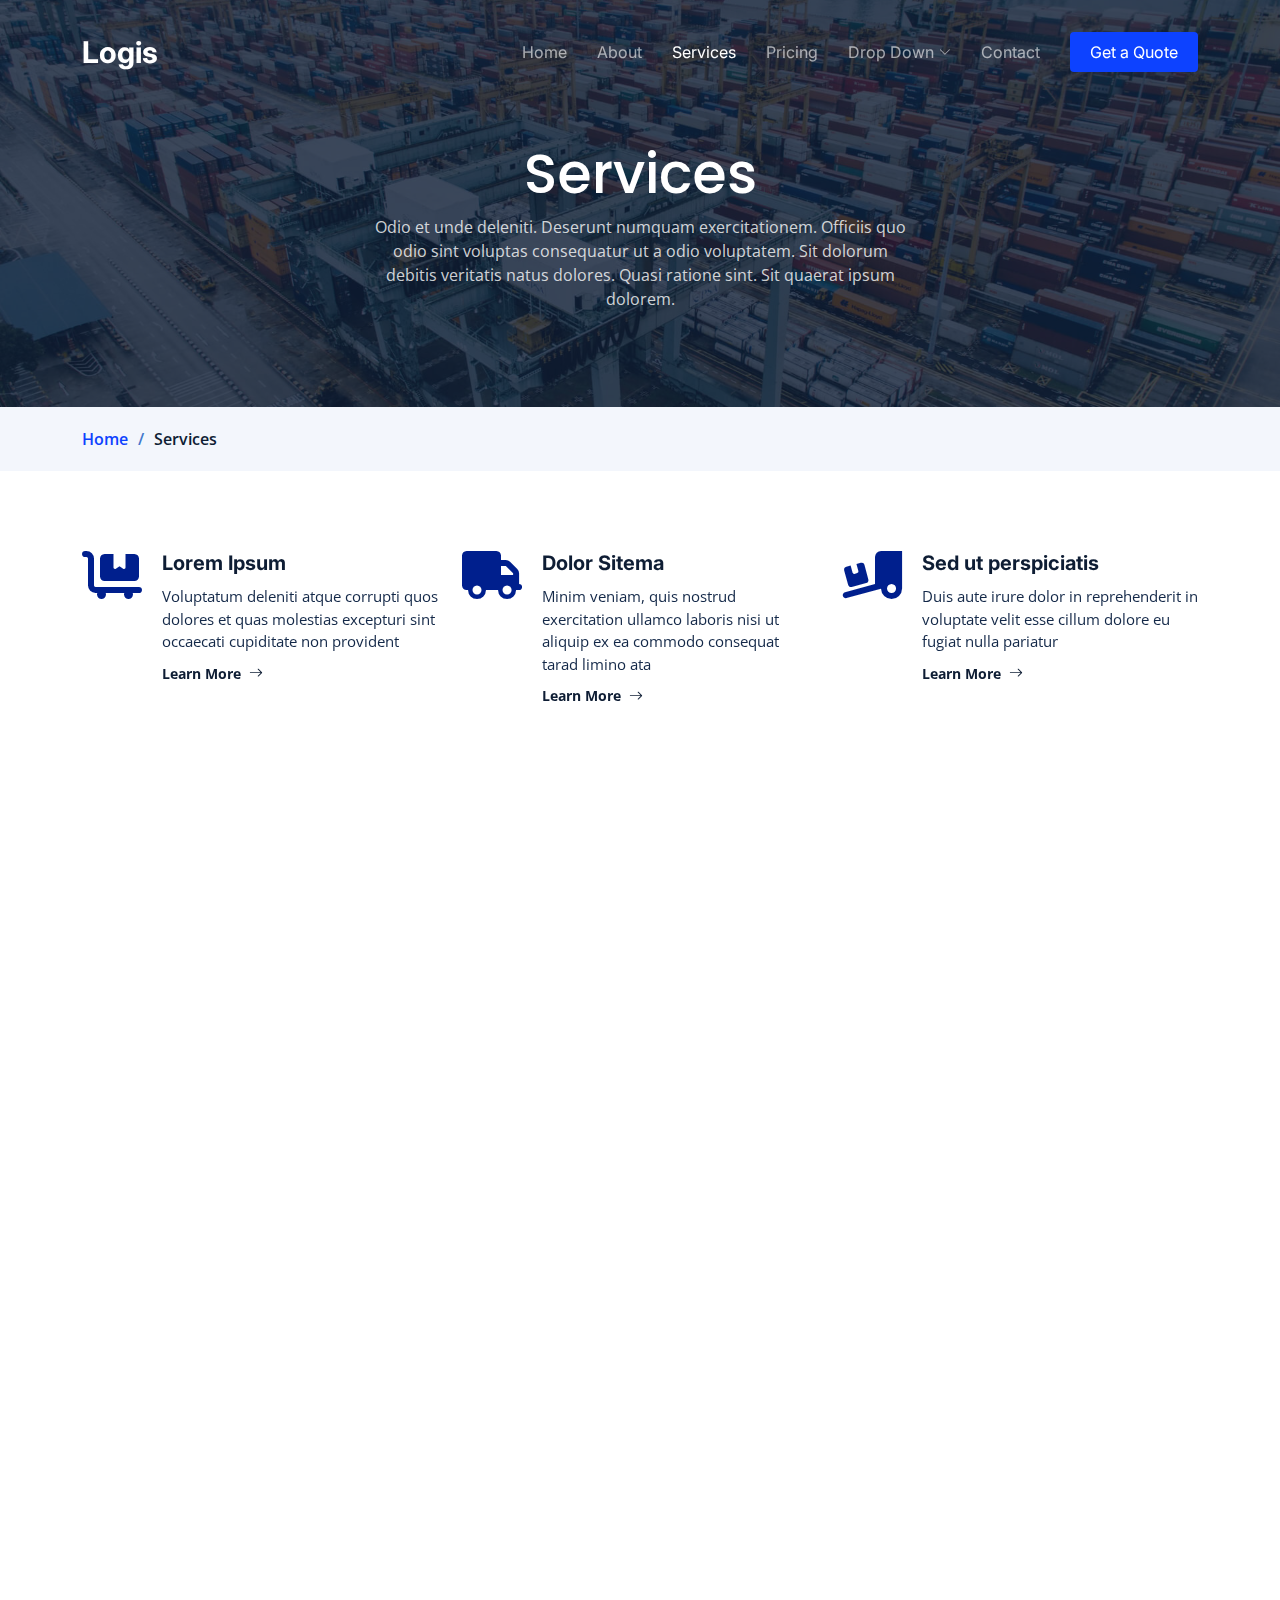
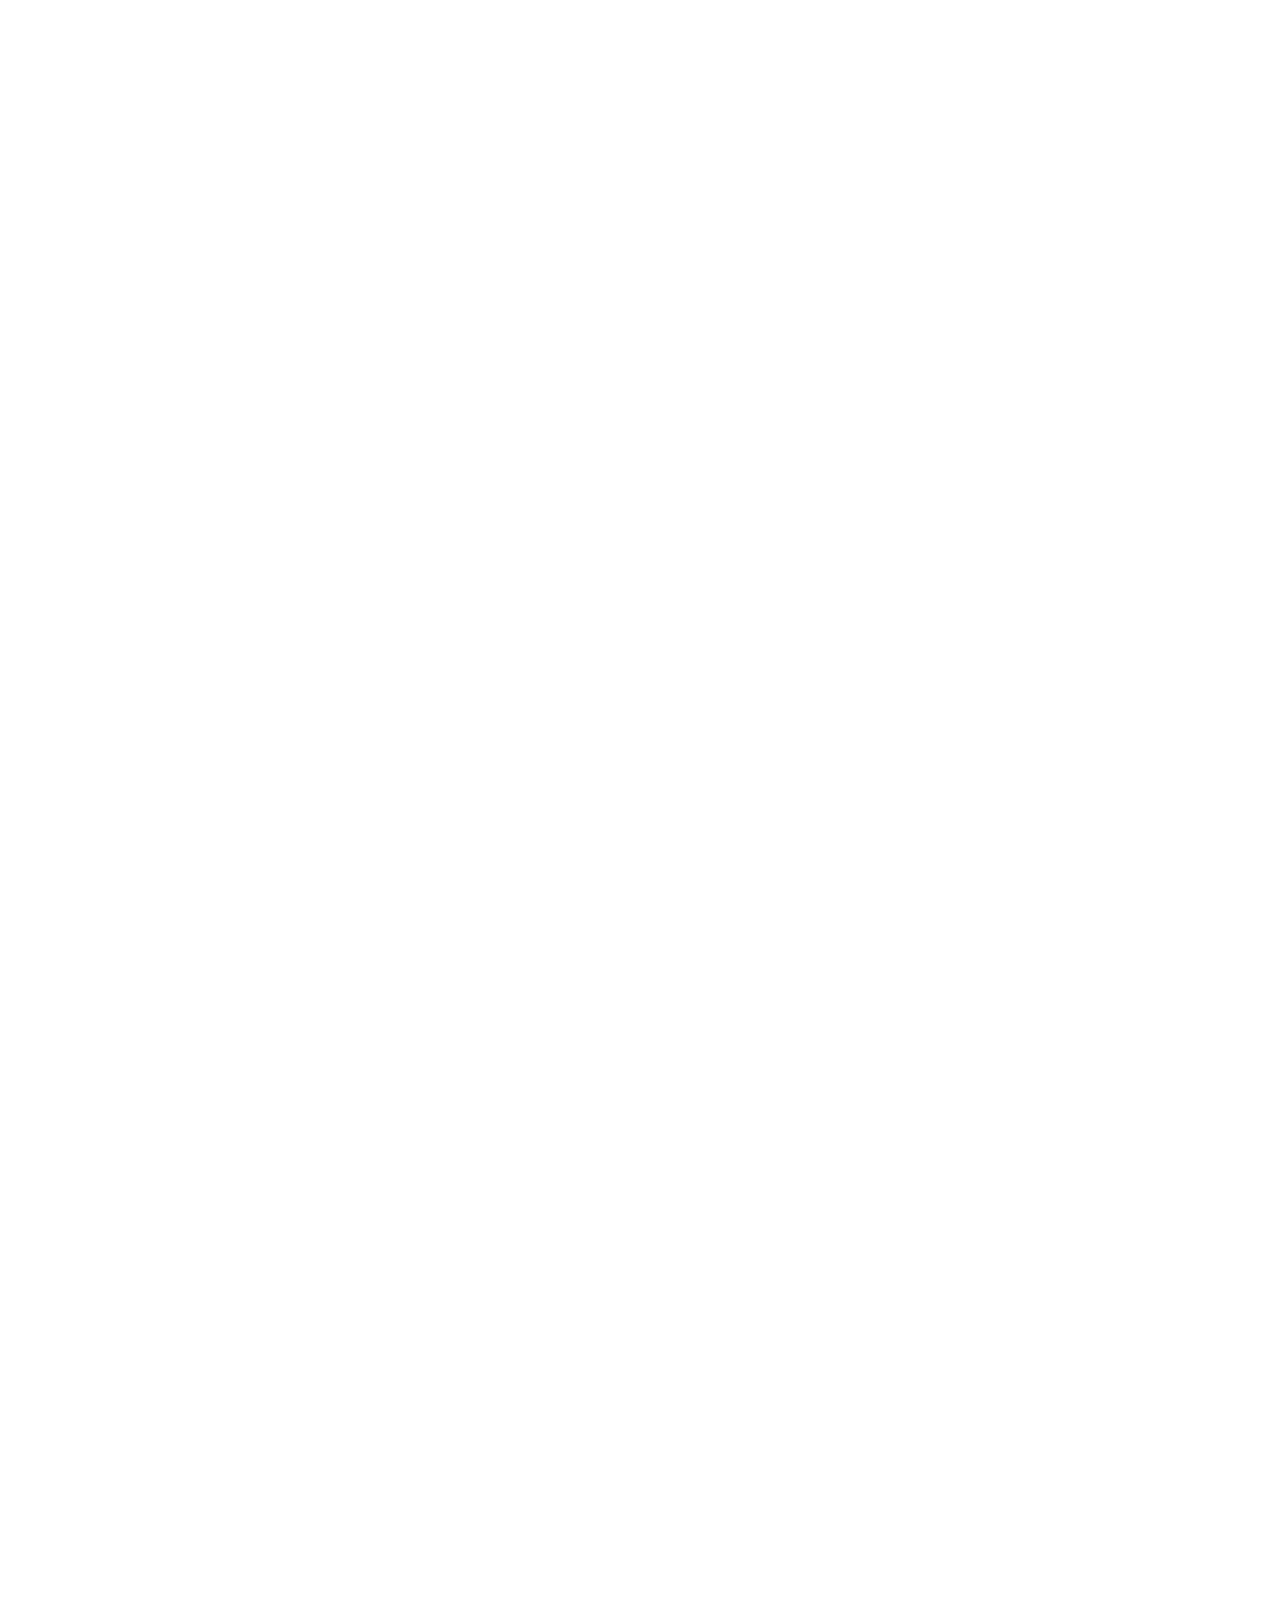
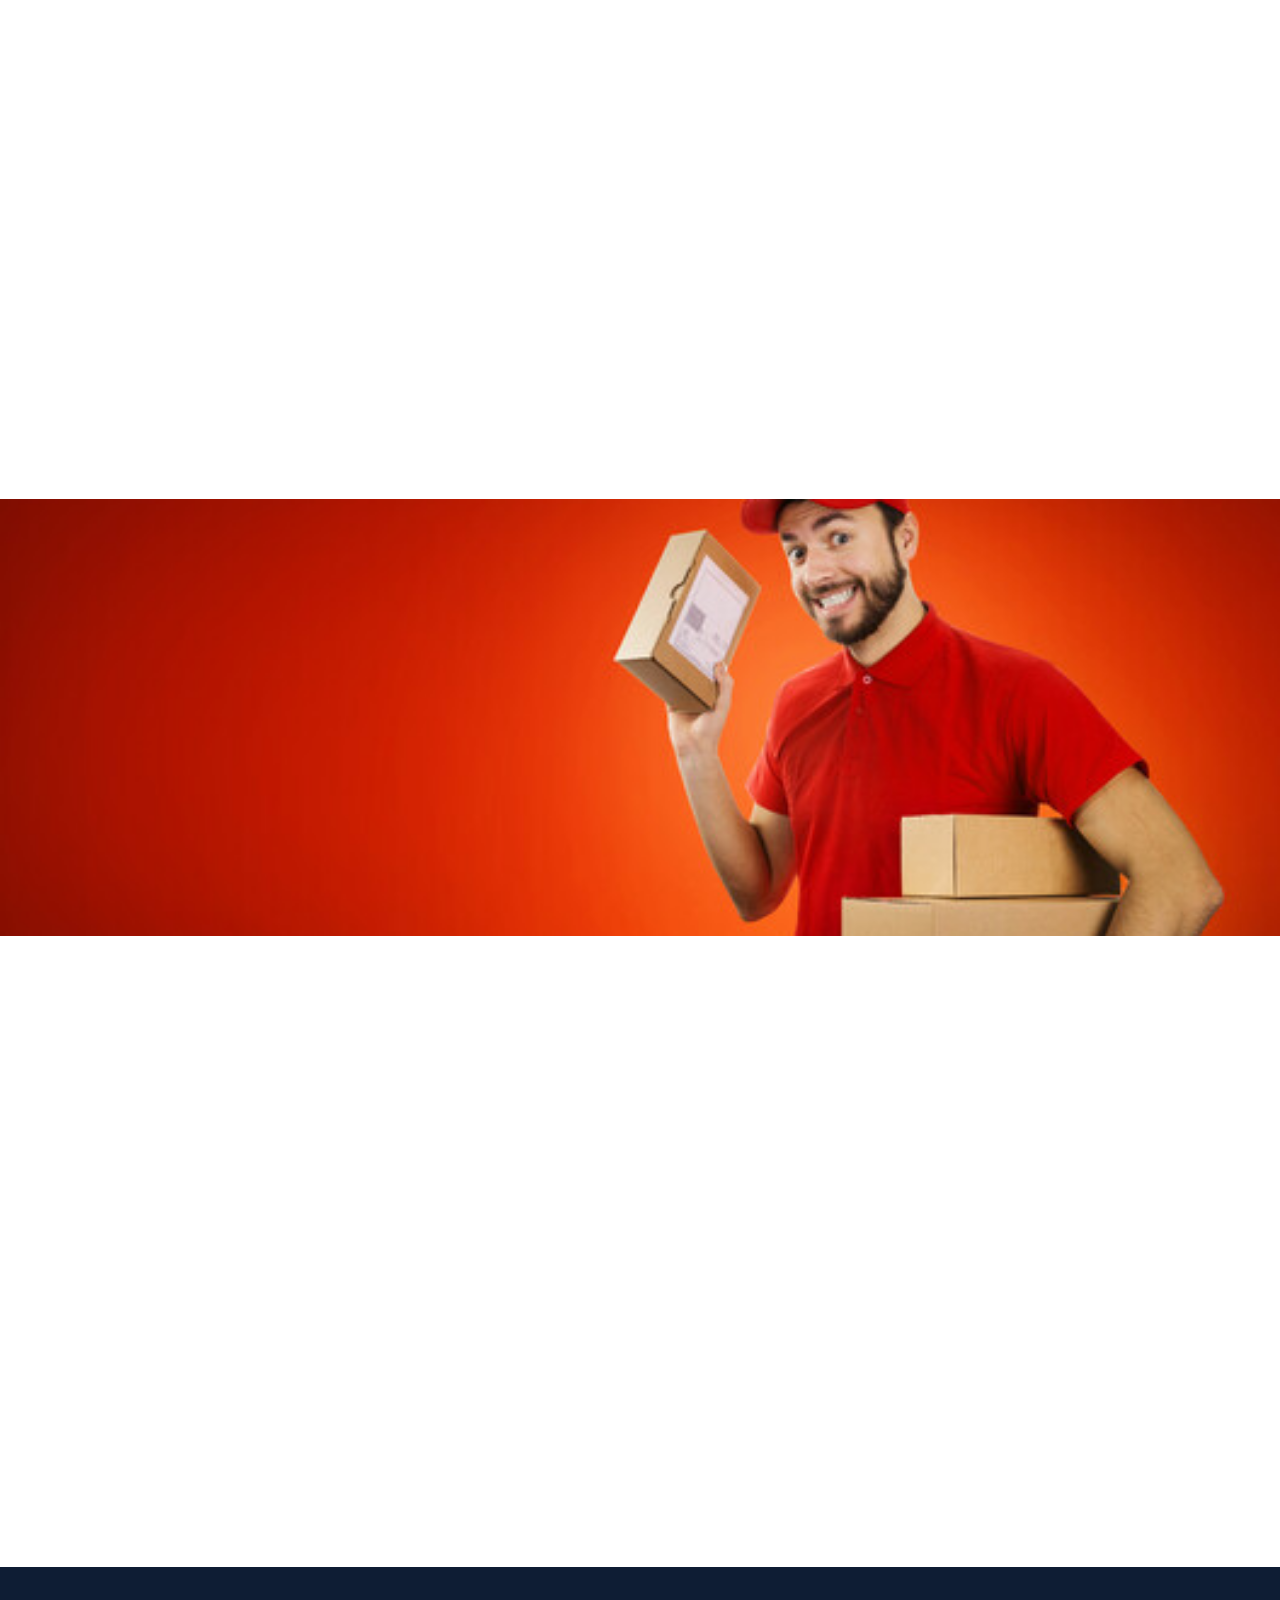
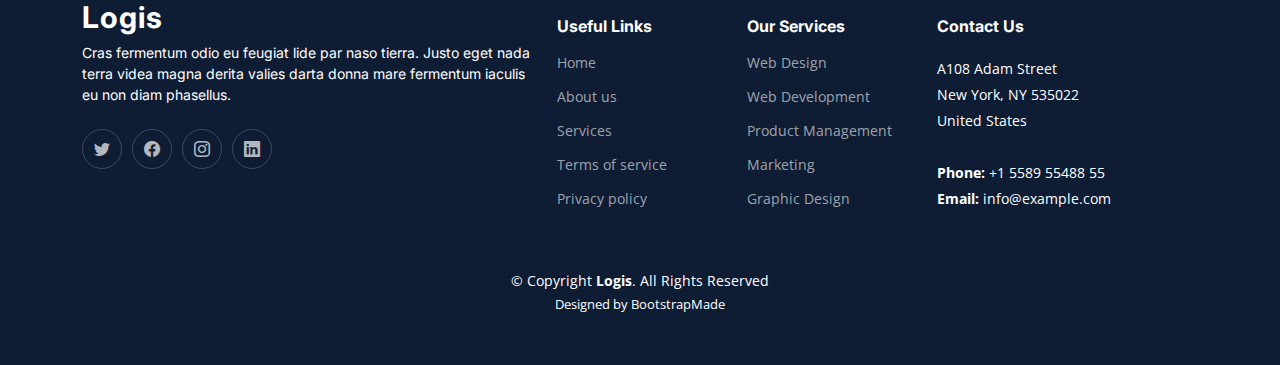
<file: fynders/services.html>
<!DOCTYPE html>
<html lang="en">

<head>
  <meta charset="utf-8">
  <meta content="width=device-width, initial-scale=1.0" name="viewport">

  <title>Logis Bootstrap Template - Services</title>
  <meta content="" name="description">
  <meta content="" name="keywords">

  <!-- Favicons -->
  <link href="assets/img/favicon.png" rel="icon">
  <link href="assets/img/apple-touch-icon.png" rel="apple-touch-icon">

  <!-- Google Fonts -->
  <link rel="preconnect" href="https://fonts.googleapis.com">
  <link rel="preconnect" href="https://fonts.gstatic.com" crossorigin>
  <link href="https://fonts.googleapis.com/css2?family=Open+Sans:ital,wght@0,300;0,400;0,500;0,600;0,700;1,300;1,400;1,600;1,700&family=Poppins:ital,wght@0,300;0,400;0,500;0,600;0,700;1,300;1,400;1,500;1,600;1,700&family=Inter:ital,wght@0,300;0,400;0,500;0,600;0,700;1,300;1,400;1,500;1,600;1,700&display=swap" rel="stylesheet">

  <!-- Vendor CSS Files -->
  <link href="assets/vendor/bootstrap/css/bootstrap.min.css" rel="stylesheet">
  <link href="assets/vendor/bootstrap-icons/bootstrap-icons.css" rel="stylesheet">
  <link href="assets/vendor/fontawesome-free/css/all.min.css" rel="stylesheet">
  <link href="assets/vendor/glightbox/css/glightbox.min.css" rel="stylesheet">
  <link href="assets/vendor/swiper/swiper-bundle.min.css" rel="stylesheet">
  <link href="assets/vendor/aos/aos.css" rel="stylesheet">

  <!-- Template Main CSS File -->
  <link href="assets/css/main.css" rel="stylesheet">

  <!-- =======================================================
  * Template Name: Logis - v1.2.1
  * Template URL: https://bootstrapmade.com/logis-bootstrap-logistics-website-template/
  * Author: BootstrapMade.com
  * License: https://bootstrapmade.com/license/
  ======================================================== -->
</head>

<body>

  <!-- ======= Header ======= -->
  <header id="header" class="header d-flex align-items-center fixed-top">
    <div class="container-fluid container-xl d-flex align-items-center justify-content-between">

      <a href="index.html" class="logo d-flex align-items-center">
        <!-- Uncomment the line below if you also wish to use an image logo -->
        <!-- <img src="assets/img/logo.png" alt=""> -->
        <h1>Logis</h1>
      </a>

      <i class="mobile-nav-toggle mobile-nav-show bi bi-list"></i>
      <i class="mobile-nav-toggle mobile-nav-hide d-none bi bi-x"></i>
      <nav id="navbar" class="navbar">
        <ul>
          <li><a href="index.html">Home</a></li>
          <li><a href="about.html">About</a></li>
          <li><a href="services.html" class="active">Services</a></li>
          <li><a href="pricing.html">Pricing</a></li>
          <li class="dropdown"><a href="#"><span>Drop Down</span> <i class="bi bi-chevron-down dropdown-indicator"></i></a>
            <ul>
              <li><a href="#">Drop Down 1</a></li>
              <li class="dropdown"><a href="#"><span>Deep Drop Down</span> <i class="bi bi-chevron-down dropdown-indicator"></i></a>
                <ul>
                  <li><a href="#">Deep Drop Down 1</a></li>
                  <li><a href="#">Deep Drop Down 2</a></li>
                  <li><a href="#">Deep Drop Down 3</a></li>
                  <li><a href="#">Deep Drop Down 4</a></li>
                  <li><a href="#">Deep Drop Down 5</a></li>
                </ul>
              </li>
              <li><a href="#">Drop Down 2</a></li>
              <li><a href="#">Drop Down 3</a></li>
              <li><a href="#">Drop Down 4</a></li>
            </ul>
          </li>
          <li><a href="contact.html">Contact</a></li>
          <li><a class="get-a-quote" href="get-a-quote.html">Get a Quote</a></li>
        </ul>
      </nav><!-- .navbar -->

    </div>
  </header><!-- End Header -->
  <!-- End Header -->

  <main id="main">

    <!-- ======= Breadcrumbs ======= -->
    <div class="breadcrumbs">
      <div class="page-header d-flex align-items-center" style="background-image: url('assets/img/page-header.jpg');">
        <div class="container position-relative">
          <div class="row d-flex justify-content-center">
            <div class="col-lg-6 text-center">
              <h2>Services</h2>
              <p>Odio et unde deleniti. Deserunt numquam exercitationem. Officiis quo odio sint voluptas consequatur ut a odio voluptatem. Sit dolorum debitis veritatis natus dolores. Quasi ratione sint. Sit quaerat ipsum dolorem.</p>
            </div>
          </div>
        </div>
      </div>
      <nav>
        <div class="container">
          <ol>
            <li><a href="index.html">Home</a></li>
            <li>Services</li>
          </ol>
        </div>
      </nav>
    </div><!-- End Breadcrumbs -->

    <!-- ======= Featured Services Section ======= -->
    <section id="featured-services" class="featured-services">
      <div class="container">

        <div class="row gy-4">

          <div class="col-lg-4 col-md-6 service-item d-flex" data-aos="fade-up">
            <div class="icon flex-shrink-0"><i class="fa-solid fa-cart-flatbed"></i></div>
            <div>
              <h4 class="title">Lorem Ipsum</h4>
              <p class="description">Voluptatum deleniti atque corrupti quos dolores et quas molestias excepturi sint occaecati cupiditate non provident</p>
              <a href="service-details.html" class="readmore stretched-link"><span>Learn More</span><i class="bi bi-arrow-right"></i></a>
            </div>
          </div>
          <!-- End Service Item -->

          <div class="col-lg-4 col-md-6 service-item d-flex" data-aos="fade-up" data-aos-delay="100">
            <div class="icon flex-shrink-0"><i class="fa-solid fa-truck"></i></div>
            <div>
              <h4 class="title">Dolor Sitema</h4>
              <p class="description">Minim veniam, quis nostrud exercitation ullamco laboris nisi ut aliquip ex ea commodo consequat tarad limino ata</p>
              <a href="service-details.html" class="readmore stretched-link"><span>Learn More</span><i class="bi bi-arrow-right"></i></a>
            </div>
          </div><!-- End Service Item -->

          <div class="col-lg-4 col-md-6 service-item d-flex" data-aos="fade-up" data-aos-delay="200">
            <div class="icon flex-shrink-0"><i class="fa-solid fa-truck-ramp-box"></i></div>
            <div>
              <h4 class="title">Sed ut perspiciatis</h4>
              <p class="description">Duis aute irure dolor in reprehenderit in voluptate velit esse cillum dolore eu fugiat nulla pariatur</p>
              <a href="service-details.html" class="readmore stretched-link"><span>Learn More</span><i class="bi bi-arrow-right"></i></a>
            </div>
          </div><!-- End Service Item -->

        </div>

      </div>
    </section><!-- End Featured Services Section -->

    <!-- ======= Services Section ======= -->
    <section id="service" class="services pt-0">
      <div class="container" data-aos="fade-up">

        <div class="section-header">
          <span>Our Services</span>
          <h2>Our Services</h2>

        </div>

        <div class="row gy-4">

          <div class="col-lg-4 col-md-6" data-aos="fade-up" data-aos-delay="100">
            <div class="card">
              <div class="card-img">
                <img src="assets/img/storage-service.jpg" alt="" class="img-fluid">
              </div>
              <h3><a href="service-details.html" class="stretched-link">Storage</a></h3>
              <p>Cumque eos in qui numquam. Aut aspernatur perferendis sed atque quia voluptas quisquam repellendus temporibus itaqueofficiis odit</p>
            </div>
          </div><!-- End Card Item -->

          <div class="col-lg-4 col-md-6" data-aos="fade-up" data-aos-delay="200">
            <div class="card">
              <div class="card-img">
                <img src="assets/img/logistics-service.jpg" alt="" class="img-fluid">
              </div>
              <h3><a href="service-details.html" class="stretched-link">Logistics</a></h3>
              <p>Asperiores provident dolor accusamus pariatur dolore nam id audantium ut et iure incidunt molestiae dolor ipsam ducimus occaecati nisi</p>
            </div>
          </div><!-- End Card Item -->

          <div class="col-lg-4 col-md-6" data-aos="fade-up" data-aos-delay="300">
            <div class="card">
              <div class="card-img">
                <img src="assets/img/cargo-service.jpg" alt="" class="img-fluid">
              </div>
              <h3><a href="service-details.html" class="stretched-link">Cargo</a></h3>
              <p>Dicta quam similique quia architecto eos nisi aut ratione aut ipsum reiciendis sit doloremque oluptatem aut et molestiae ut et nihil</p>
            </div>
          </div><!-- End Card Item -->

          <div class="col-lg-4 col-md-6" data-aos="fade-up" data-aos-delay="400">
            <div class="card">
              <div class="card-img">
                <img src="assets/img/trucking-service.jpg" alt="" class="img-fluid">
              </div>
              <h3><a href="service-details.html" class="stretched-link">Trucking</a></h3>
              <p>Dicta quam similique quia architecto eos nisi aut ratione aut ipsum reiciendis sit doloremque oluptatem aut et molestiae ut et nihil</p>
            </div>
          </div><!-- End Card Item -->

          <div class="col-lg-4 col-md-6" data-aos="fade-up" data-aos-delay="500">
            <div class="card">
              <div class="card-img">
                <img src="assets/img/packaging-service.jpg" alt="" class="img-fluid">
              </div>
              <h3><a href="service-details.html" class="stretched-link">Packaging</a></h3>
              <p>Illo consequuntur quisquam delectus praesentium modi dignissimos facere vel cum onsequuntur maiores beatae consequatur magni voluptates</p>
            </div>
          </div><!-- End Card Item -->

          <div class="col-lg-4 col-md-6" data-aos="fade-up" data-aos-delay="600">
            <div class="card">
              <div class="card-img">
                <img src="assets/img/warehousing-service.jpg" alt="" class="img-fluid">
              </div>
              <h3><a href="service-details.html" class="stretched-link">Warehousing</a></h3>
              <p>Quas assumenda non occaecati molestiae. In aut earum sed natus eatae in vero. Ab modi quisquam aut nostrum unde et qui est non quo nulla</p>
            </div>
          </div><!-- End Card Item -->

        </div>

      </div>
    </section><!-- End Services Section -->

    <!-- ======= Features Section ======= -->
    <section id="features" class="features">
      <div class="container">

        <div class="row gy-4 align-items-center features-item" data-aos="fade-up">

          <div class="col-md-5">
            <img src="assets/img/features-1.jpg" class="img-fluid" alt="">
          </div>
          <div class="col-md-7">
            <h3>Voluptatem dignissimos provident quasi corporis voluptates sit assumenda.</h3>
            <p class="fst-italic">
              Lorem ipsum dolor sit amet, consectetur adipiscing elit, sed do eiusmod tempor incididunt ut labore et dolore
              magna aliqua.
            </p>
            <ul>
              <li><i class="bi bi-check"></i> Ullamco laboris nisi ut aliquip ex ea commodo consequat.</li>
              <li><i class="bi bi-check"></i> Duis aute irure dolor in reprehenderit in voluptate velit.</li>
              <li><i class="bi bi-check"></i> Ullam est qui quos consequatur eos accusamus.</li>
            </ul>
          </div>
        </div><!-- Features Item -->

        <div class="row gy-4 align-items-center features-item" data-aos="fade-up">
          <div class="col-md-5 order-1 order-md-2">
            <img src="assets/img/features-2.jpg" class="img-fluid" alt="">
          </div>
          <div class="col-md-7 order-2 order-md-1">
            <h3>Corporis temporibus maiores provident</h3>
            <p class="fst-italic">
              Lorem ipsum dolor sit amet, consectetur adipiscing elit, sed do eiusmod tempor incididunt ut labore et dolore
              magna aliqua.
            </p>
            <p>
              Ullamco laboris nisi ut aliquip ex ea commodo consequat. Duis aute irure dolor in reprehenderit in voluptate
              velit esse cillum dolore eu fugiat nulla pariatur. Excepteur sint occaecat cupidatat non proident, sunt in
              culpa qui officia deserunt mollit anim id est laborum
            </p>
          </div>
        </div><!-- Features Item -->

        <div class="row gy-4 align-items-center features-item" data-aos="fade-up">
          <div class="col-md-5">
            <img src="assets/img/features-3.jpg" class="img-fluid" alt="">
          </div>
          <div class="col-md-7">
            <h3>Sunt consequatur ad ut est nulla consectetur reiciendis animi voluptas</h3>
            <p>Cupiditate placeat cupiditate placeat est ipsam culpa. Delectus quia minima quod. Sunt saepe odit aut quia voluptatem hic voluptas dolor doloremque.</p>
            <ul>
              <li><i class="bi bi-check"></i> Ullamco laboris nisi ut aliquip ex ea commodo consequat.</li>
              <li><i class="bi bi-check"></i> Duis aute irure dolor in reprehenderit in voluptate velit.</li>
              <li><i class="bi bi-check"></i> Facilis ut et voluptatem aperiam. Autem soluta ad fugiat.</li>
            </ul>
          </div>
        </div><!-- Features Item -->

        <div class="row gy-4 align-items-center features-item" data-aos="fade-up">
          <div class="col-md-5 order-1 order-md-2">
            <img src="assets/img/features-4.jpg" class="img-fluid" alt="">
          </div>
          <div class="col-md-7 order-2 order-md-1">
            <h3>Quas et necessitatibus eaque impedit ipsum animi consequatur incidunt in</h3>
            <p class="fst-italic">
              Lorem ipsum dolor sit amet, consectetur adipiscing elit, sed do eiusmod tempor incididunt ut labore et dolore
              magna aliqua.
            </p>
            <p>
              Ullamco laboris nisi ut aliquip ex ea commodo consequat. Duis aute irure dolor in reprehenderit in voluptate
              velit esse cillum dolore eu fugiat nulla pariatur. Excepteur sint occaecat cupidatat non proident, sunt in
              culpa qui officia deserunt mollit anim id est laborum
            </p>
          </div>
        </div><!-- Features Item -->

      </div>
    </section><!-- End Features Section -->

    <!-- ======= Testimonials Section ======= -->
    <section id="testimonials" class="testimonials">
      <div class="container">

        <div class="slides-1 swiper" data-aos="fade-up">
          <div class="swiper-wrapper">

            <div class="swiper-slide">
              <div class="testimonial-item">
                <img src="assets/img/testimonials/testimonials-1.jpg" class="testimonial-img" alt="">
                <h3>Saul Goodman</h3>
                <h4>Ceo &amp; Founder</h4>
                <div class="stars">
                  <i class="bi bi-star-fill"></i><i class="bi bi-star-fill"></i><i class="bi bi-star-fill"></i><i class="bi bi-star-fill"></i><i class="bi bi-star-fill"></i>
                </div>
                <p>
                  <i class="bi bi-quote quote-icon-left"></i>
                  Proin iaculis purus consequat sem cure digni ssim donec porttitora entum suscipit rhoncus. Accusantium quam, ultricies eget id, aliquam eget nibh et. Maecen aliquam, risus at semper.
                  <i class="bi bi-quote quote-icon-right"></i>
                </p>
              </div>
            </div><!-- End testimonial item -->

            <div class="swiper-slide">
              <div class="testimonial-item">
                <img src="assets/img/testimonials/testimonials-2.jpg" class="testimonial-img" alt="">
                <h3>Sara Wilsson</h3>
                <h4>Designer</h4>
                <div class="stars">
                  <i class="bi bi-star-fill"></i><i class="bi bi-star-fill"></i><i class="bi bi-star-fill"></i><i class="bi bi-star-fill"></i><i class="bi bi-star-fill"></i>
                </div>
                <p>
                  <i class="bi bi-quote quote-icon-left"></i>
                  Export tempor illum tamen malis malis eram quae irure esse labore quem cillum quid cillum eram malis quorum velit fore eram velit sunt aliqua noster fugiat irure amet legam anim culpa.
                  <i class="bi bi-quote quote-icon-right"></i>
                </p>
              </div>
            </div><!-- End testimonial item -->

            <div class="swiper-slide">
              <div class="testimonial-item">
                <img src="assets/img/testimonials/testimonials-3.jpg" class="testimonial-img" alt="">
                <h3>Jena Karlis</h3>
                <h4>Store Owner</h4>
                <div class="stars">
                  <i class="bi bi-star-fill"></i><i class="bi bi-star-fill"></i><i class="bi bi-star-fill"></i><i class="bi bi-star-fill"></i><i class="bi bi-star-fill"></i>
                </div>
                <p>
                  <i class="bi bi-quote quote-icon-left"></i>
                  Enim nisi quem export duis labore cillum quae magna enim sint quorum nulla quem veniam duis minim tempor labore quem eram duis noster aute amet eram fore quis sint minim.
                  <i class="bi bi-quote quote-icon-right"></i>
                </p>
              </div>
            </div><!-- End testimonial item -->

            <div class="swiper-slide">
              <div class="testimonial-item">
                <img src="assets/img/testimonials/testimonials-4.jpg" class="testimonial-img" alt="">
                <h3>Matt Brandon</h3>
                <h4>Freelancer</h4>
                <div class="stars">
                  <i class="bi bi-star-fill"></i><i class="bi bi-star-fill"></i><i class="bi bi-star-fill"></i><i class="bi bi-star-fill"></i><i class="bi bi-star-fill"></i>
                </div>
                <p>
                  <i class="bi bi-quote quote-icon-left"></i>
                  Fugiat enim eram quae cillum dolore dolor amet nulla culpa multos export minim fugiat minim velit minim dolor enim duis veniam ipsum anim magna sunt elit fore quem dolore labore illum veniam.
                  <i class="bi bi-quote quote-icon-right"></i>
                </p>
              </div>
            </div><!-- End testimonial item -->

            <div class="swiper-slide">
              <div class="testimonial-item">
                <img src="assets/img/testimonials/testimonials-5.jpg" class="testimonial-img" alt="">
                <h3>John Larson</h3>
                <h4>Entrepreneur</h4>
                <div class="stars">
                  <i class="bi bi-star-fill"></i><i class="bi bi-star-fill"></i><i class="bi bi-star-fill"></i><i class="bi bi-star-fill"></i><i class="bi bi-star-fill"></i>
                </div>
                <p>
                  <i class="bi bi-quote quote-icon-left"></i>
                  Quis quorum aliqua sint quem legam fore sunt eram irure aliqua veniam tempor noster veniam enim culpa labore duis sunt culpa nulla illum cillum fugiat legam esse veniam culpa fore nisi cillum quid.
                  <i class="bi bi-quote quote-icon-right"></i>
                </p>
              </div>
            </div><!-- End testimonial item -->

          </div>
          <div class="swiper-pagination"></div>
        </div>

      </div>
    </section><!-- End Testimonials Section -->

    <!-- ======= Frequently Asked Questions Section ======= -->
    <section id="faq" class="faq">
      <div class="container" data-aos="fade-up">

        <div class="section-header">
          <span>Frequently Asked Questions</span>
          <h2>Frequently Asked Questions</h2>

        </div>

        <div class="row justify-content-center" data-aos="fade-up" data-aos-delay="200">
          <div class="col-lg-10">

            <div class="accordion accordion-flush" id="faqlist">

              <div class="accordion-item">
                <h3 class="accordion-header">
                  <button class="accordion-button collapsed" type="button" data-bs-toggle="collapse" data-bs-target="#faq-content-1">
                    <i class="bi bi-question-circle question-icon"></i>
                    Non consectetur a erat nam at lectus urna duis?
                  </button>
                </h3>
                <div id="faq-content-1" class="accordion-collapse collapse" data-bs-parent="#faqlist">
                  <div class="accordion-body">
                    Feugiat pretium nibh ipsum consequat. Tempus iaculis urna id volutpat lacus laoreet non curabitur gravida. Venenatis lectus magna fringilla urna porttitor rhoncus dolor purus non.
                  </div>
                </div>
              </div><!-- # Faq item-->

              <div class="accordion-item">
                <h3 class="accordion-header">
                  <button class="accordion-button collapsed" type="button" data-bs-toggle="collapse" data-bs-target="#faq-content-2">
                    <i class="bi bi-question-circle question-icon"></i>
                    Feugiat scelerisque varius morbi enim nunc faucibus a pellentesque?
                  </button>
                </h3>
                <div id="faq-content-2" class="accordion-collapse collapse" data-bs-parent="#faqlist">
                  <div class="accordion-body">
                    Dolor sit amet consectetur adipiscing elit pellentesque habitant morbi. Id interdum velit laoreet id donec ultrices. Fringilla phasellus faucibus scelerisque eleifend donec pretium. Est pellentesque elit ullamcorper dignissim. Mauris ultrices eros in cursus turpis massa tincidunt dui.
                  </div>
                </div>
              </div><!-- # Faq item-->

              <div class="accordion-item">
                <h3 class="accordion-header">
                  <button class="accordion-button collapsed" type="button" data-bs-toggle="collapse" data-bs-target="#faq-content-3">
                    <i class="bi bi-question-circle question-icon"></i>
                    Dolor sit amet consectetur adipiscing elit pellentesque habitant morbi?
                  </button>
                </h3>
                <div id="faq-content-3" class="accordion-collapse collapse" data-bs-parent="#faqlist">
                  <div class="accordion-body">
                    Eleifend mi in nulla posuere sollicitudin aliquam ultrices sagittis orci. Faucibus pulvinar elementum integer enim. Sem nulla pharetra diam sit amet nisl suscipit. Rutrum tellus pellentesque eu tincidunt. Lectus urna duis convallis convallis tellus. Urna molestie at elementum eu facilisis sed odio morbi quis
                  </div>
                </div>
              </div><!-- # Faq item-->

              <div class="accordion-item">
                <h3 class="accordion-header">
                  <button class="accordion-button collapsed" type="button" data-bs-toggle="collapse" data-bs-target="#faq-content-4">
                    <i class="bi bi-question-circle question-icon"></i>
                    Ac odio tempor orci dapibus. Aliquam eleifend mi in nulla?
                  </button>
                </h3>
                <div id="faq-content-4" class="accordion-collapse collapse" data-bs-parent="#faqlist">
                  <div class="accordion-body">
                    <i class="bi bi-question-circle question-icon"></i>
                    Dolor sit amet consectetur adipiscing elit pellentesque habitant morbi. Id interdum velit laoreet id donec ultrices. Fringilla phasellus faucibus scelerisque eleifend donec pretium. Est pellentesque elit ullamcorper dignissim. Mauris ultrices eros in cursus turpis massa tincidunt dui.
                  </div>
                </div>
              </div><!-- # Faq item-->

              <div class="accordion-item">
                <h3 class="accordion-header">
                  <button class="accordion-button collapsed" type="button" data-bs-toggle="collapse" data-bs-target="#faq-content-5">
                    <i class="bi bi-question-circle question-icon"></i>
                    Tempus quam pellentesque nec nam aliquam sem et tortor consequat?
                  </button>
                </h3>
                <div id="faq-content-5" class="accordion-collapse collapse" data-bs-parent="#faqlist">
                  <div class="accordion-body">
                    Molestie a iaculis at erat pellentesque adipiscing commodo. Dignissim suspendisse in est ante in. Nunc vel risus commodo viverra maecenas accumsan. Sit amet nisl suscipit adipiscing bibendum est. Purus gravida quis blandit turpis cursus in
                  </div>
                </div>
              </div><!-- # Faq item-->

            </div>

          </div>
        </div>

      </div>
    </section><!-- End Frequently Asked Questions Section -->

  </main><!-- End #main -->

  <!-- ======= Footer ======= -->
  <footer id="footer" class="footer">

    <div class="container">
      <div class="row gy-4">
        <div class="col-lg-5 col-md-12 footer-info">
          <a href="index.html" class="logo d-flex align-items-center">
            <span>Logis</span>
          </a>
          <p>Cras fermentum odio eu feugiat lide par naso tierra. Justo eget nada terra videa magna derita valies darta donna mare fermentum iaculis eu non diam phasellus.</p>
          <div class="social-links d-flex mt-4">
            <a href="#" class="twitter"><i class="bi bi-twitter"></i></a>
            <a href="#" class="facebook"><i class="bi bi-facebook"></i></a>
            <a href="#" class="instagram"><i class="bi bi-instagram"></i></a>
            <a href="#" class="linkedin"><i class="bi bi-linkedin"></i></a>
          </div>
        </div>

        <div class="col-lg-2 col-6 footer-links">
          <h4>Useful Links</h4>
          <ul>
            <li><a href="#">Home</a></li>
            <li><a href="#">About us</a></li>
            <li><a href="#">Services</a></li>
            <li><a href="#">Terms of service</a></li>
            <li><a href="#">Privacy policy</a></li>
          </ul>
        </div>

        <div class="col-lg-2 col-6 footer-links">
          <h4>Our Services</h4>
          <ul>
            <li><a href="#">Web Design</a></li>
            <li><a href="#">Web Development</a></li>
            <li><a href="#">Product Management</a></li>
            <li><a href="#">Marketing</a></li>
            <li><a href="#">Graphic Design</a></li>
          </ul>
        </div>

        <div class="col-lg-3 col-md-12 footer-contact text-center text-md-start">
          <h4>Contact Us</h4>
          <p>
            A108 Adam Street <br>
            New York, NY 535022<br>
            United States <br><br>
            <strong>Phone:</strong> +1 5589 55488 55<br>
            <strong>Email:</strong> info@example.com<br>
          </p>

        </div>

      </div>
    </div>

    <div class="container mt-4">
      <div class="copyright">
        &copy; Copyright <strong><span>Logis</span></strong>. All Rights Reserved
      </div>
      <div class="credits">
        <!-- All the links in the footer should remain intact. -->
        <!-- You can delete the links only if you purchased the pro version. -->
        <!-- Licensing information: https://bootstrapmade.com/license/ -->
        <!-- Purchase the pro version with working PHP/AJAX contact form: https://bootstrapmade.com/logis-bootstrap-logistics-website-template/ -->
        Designed by <a href="https://bootstrapmade.com/">BootstrapMade</a>
      </div>
    </div>

  </footer><!-- End Footer -->
  <!-- End Footer -->

  <a href="#" class="scroll-top d-flex align-items-center justify-content-center"><i class="bi bi-arrow-up-short"></i></a>

  <div id="preloader"></div>

  <!-- Vendor JS Files -->
  <script src="assets/vendor/bootstrap/js/bootstrap.bundle.min.js"></script>
  <script src="assets/vendor/purecounter/purecounter_vanilla.js"></script>
  <script src="assets/vendor/glightbox/js/glightbox.min.js"></script>
  <script src="assets/vendor/swiper/swiper-bundle.min.js"></script>
  <script src="assets/vendor/aos/aos.js"></script>
  <script src="assets/vendor/php-email-form/validate.js"></script>

  <!-- Template Main JS File -->
  <script src="assets/js/main.js"></script>

</body>

</html>
</file>
<file: fynders/assets/css/main.css>
/**
* Template Name: Logis - v1.2.1
* Template URL: https://bootstrapmade.com/logis-bootstrap-logistics-website-template/
* Author: BootstrapMade.com
* License: https://bootstrapmade.com/license/
*/

/*--------------------------------------------------------------
# Set main reusable colors and fonts using CSS variables
# Learn more about CSS variables at https://developer.mozilla.org/en-US/docs/Web/CSS/Using_CSS_custom_properties
--------------------------------------------------------------*/
/* Fonts */
:root {
  --font-default: "Open Sans", system-ui, -apple-system, "Segoe UI", Roboto, "Helvetica Neue", Arial, "Noto Sans", "Liberation Sans", sans-serif, "Apple Color Emoji", "Segoe UI Emoji", "Segoe UI Symbol", "Noto Color Emoji";
  --font-primary: "Inter", sans-serif;
  --font-secondary: "Poppins", sans-serif;
}

/* Colors */
:root {
  --color-default: #0a0d13;
  --color-primary: #0d42ff;
  --color-secondary: #0e1d34;
}

/* Smooth scroll behavior */
:root {
  scroll-behavior: smooth;
}

/*--------------------------------------------------------------
# General
--------------------------------------------------------------*/
body {
  font-family: var(--font-default);
  color: var(--color-default);
}

a {
  color: var(--color-primary);
  text-decoration: none;
}

a:hover {
  color: #406aff;
  text-decoration: none;
}

h1,
h2,
h3,
h4,
h5,
h6 {
  font-family: var(--font-primary);
}

/*--------------------------------------------------------------
# Sections & Section Header
--------------------------------------------------------------*/
section {
  padding: 80px 0;
  overflow: hidden;
}

.section-header {
  text-align: center;
  padding: 30px 0;
  position: relative;
}

.section-header h2 {
  font-size: 32px;
  font-weight: 700;
  text-transform: uppercase;
  margin-bottom: 20px;
  padding-bottom: 0;
  color: #001973;
  position: relative;
  z-index: 2;
  margin-bottom: 20px;
  padding-bottom: 20px;
  position: relative;
}

.section-header h2:after {
  content: "";
  position: absolute;
  display: block;
  width: 50px;
  height: 3px;
  background: var(--color-primary);
  left: 0;
  right: 0;
  bottom: 0;
  margin: auto;
}

.section-header span {
  position: absolute;
  top: 46px;
  color: rgba(14, 29, 52, 0.06);
  left: 0;
  right: 0;
  z-index: 1;
  font-weight: 700;
  font-size: 56px;
  text-transform: uppercase;
  line-height: 0;
}

.section-header p {
  margin-bottom: 0;
  position: relative;
  z-index: 2;
}

@media (max-width: 640px) {
  .section-header h2 {
    font-size: 28px;
    margin-bottom: 15px;
  }

  .section-header span {
    font-size: 38px;
  }
}

/*--------------------------------------------------------------
# Breadcrumbs
--------------------------------------------------------------*/
.breadcrumbs .page-header {
  padding: 140px 0 80px 0;
  position: relative;
  background-size: cover;
  background-position: center;
  background-repeat: no-repeat;
}

.breadcrumbs .page-header:before {
  content: "";
  background-color: rgba(14, 29, 52, 0.8);
  position: absolute;
  inset: 0;
}

.breadcrumbs .page-header h2 {
  font-size: 56px;
  font-weight: 500;
  color: #fff;
  font-family: var(--font-secondary);
}

.breadcrumbs .page-header p {
  color: rgba(255, 255, 255, 0.8);
}

.breadcrumbs nav {
  background-color: #f3f6fc;
  padding: 20px 0;
}

.breadcrumbs nav ol {
  display: flex;
  flex-wrap: wrap;
  list-style: none;
  margin: 0;
  padding: 0;
  font-size: 16px;
  font-weight: 600;
  color: var(--color-secondary);
}

.breadcrumbs nav ol a {
  color: var(--color-primary);
  transition: 0.3s;
}

.breadcrumbs nav ol a:hover {
  text-decoration: underline;
}

.breadcrumbs nav ol li+li {
  padding-left: 10px;
}

.breadcrumbs nav ol li+li::before {
  display: inline-block;
  padding-right: 10px;
  color: #4278cc;
  content: "/";
}

/*--------------------------------------------------------------
# Scroll top button
--------------------------------------------------------------*/
.scroll-top {
  position: fixed;
  visibility: hidden;
  opacity: 0;
  right: 15px;
  bottom: 15px;
  z-index: 99999;
  background: var(--color-primary);
  width: 40px;
  height: 40px;
  border-radius: 4px;
  transition: all 0.4s;
}

.scroll-top i {
  font-size: 24px;
  color: #fff;
  line-height: 0;
}

.scroll-top:hover {
  background: rgba(13, 66, 255, 0.8);
  color: #fff;
}

.scroll-top.active {
  visibility: visible;
  opacity: 1;
}

/*--------------------------------------------------------------
# Preloader
--------------------------------------------------------------*/
#preloader {
  position: fixed;
  inset: 0;
  z-index: 9999;
  overflow: hidden;
  background: #fff;
  transition: all 0.6s ease-out;
  width: 100%;
  height: 100vh;
}

#preloader:before,
#preloader:after {
  content: "";
  position: absolute;
  border: 4px solid var(--color-primary);
  border-radius: 50%;
  -webkit-animation: animate-preloader 2s cubic-bezier(0, 0.2, 0.8, 1) infinite;
  animation: animate-preloader 2s cubic-bezier(0, 0.2, 0.8, 1) infinite;
}

#preloader:after {
  -webkit-animation-delay: -0.5s;
  animation-delay: -0.5s;
}

@-webkit-keyframes animate-preloader {
  0% {
    width: 10px;
    height: 10px;
    top: calc(50% - 5px);
    left: calc(50% - 5px);
    opacity: 1;
  }

  100% {
    width: 72px;
    height: 72px;
    top: calc(50% - 36px);
    left: calc(50% - 36px);
    opacity: 0;
  }
}

@keyframes animate-preloader {
  0% {
    width: 10px;
    height: 10px;
    top: calc(50% - 5px);
    left: calc(50% - 5px);
    opacity: 1;
  }

  100% {
    width: 72px;
    height: 72px;
    top: calc(50% - 36px);
    left: calc(50% - 36px);
    opacity: 0;
  }
}

/*--------------------------------------------------------------
# Disable aos animation delay on mobile devices
--------------------------------------------------------------*/
@media screen and (max-width: 768px) {
  [data-aos-delay] {
    transition-delay: 0 !important;
  }
}

/*--------------------------------------------------------------
# Header
--------------------------------------------------------------*/
.header {
  transition: all 0.5s;
  z-index: 997;
  padding: 30px 0;
}

.header.sticked {
  background: rgba(14, 29, 52, 0.9);
  padding: 15px 0;
  box-shadow: 0px 2px 20px rgba(14, 29, 52, 0.1);
}

.header .logo img {
  max-height: 40px;
  margin-right: 6px;
}

.header .logo h1 {
  font-size: 30px;
  margin: 0;
  font-weight: 700;
  color: #fff;
  font-family: var(--font-primary);
}

/*--------------------------------------------------------------
# Desktop Navigation
--------------------------------------------------------------*/
@media (min-width: 1280px) {
  .navbar {
    padding: 0;
  }

  .navbar ul {
    margin: 0;
    padding: 0;
    display: flex;
    list-style: none;
    align-items: center;
  }

  .navbar li {
    position: relative;
  }

  .navbar a,
  .navbar a:focus {
    display: flex;
    align-items: center;
    justify-content: space-between;
    padding: 10px 0 10px 30px;
    font-family: var(--font-primary);
    font-size: 16px;
    font-weight: 400;
    color: rgba(255, 255, 255, 0.6);
    white-space: nowrap;
    transition: 0.3s;
  }

  .navbar a i,
  .navbar a:focus i {
    font-size: 12px;
    line-height: 0;
    margin-left: 5px;
  }

  .navbar a:hover,
  .navbar .active,
  .navbar .active:focus,
  .navbar li:hover>a {
    color: #fff;
  }

  .navbar .get-a-quote,
  .navbar .get-a-quote:focus {
    background: var(--color-primary);
    padding: 8px 20px;
    margin-left: 30px;
    border-radius: 4px;
    color: #fff;
  }

  .navbar .get-a-quote:hover,
  .navbar .get-a-quote:focus:hover {
    color: #fff;
    background: #2756ff;
  }

  .navbar .dropdown ul {
    display: block;
    position: absolute;
    left: 14px;
    top: calc(100% + 30px);
    margin: 0;
    padding: 10px 0;
    z-index: 99;
    opacity: 0;
    visibility: hidden;
    background: #fff;
    box-shadow: 0px 0px 30px rgba(127, 137, 161, 0.25);
    transition: 0.3s;
    border-radius: 4px;
  }

  .navbar .dropdown ul li {
    min-width: 200px;
  }

  .navbar .dropdown ul a {
    padding: 10px 20px;
    font-size: 15px;
    text-transform: none;
    font-weight: 400;
    color: var(--color-secondary);
  }

  .navbar .dropdown ul a i {
    font-size: 12px;
  }

  .navbar .dropdown ul a:hover,
  .navbar .dropdown ul .active:hover,
  .navbar .dropdown ul li:hover>a {
    color: var(--color-primary);
  }

  .navbar .dropdown:hover>ul {
    opacity: 1;
    top: 100%;
    visibility: visible;
  }

  .navbar .dropdown .dropdown ul {
    top: 0;
    left: calc(100% - 30px);
    visibility: hidden;
  }

  .navbar .dropdown .dropdown:hover>ul {
    opacity: 1;
    top: 0;
    left: 100%;
    visibility: visible;
  }
}

@media (min-width: 1280px) and (max-width: 1366px) {
  .navbar .dropdown .dropdown ul {
    left: -90%;
  }

  .navbar .dropdown .dropdown:hover>ul {
    left: -100%;
  }
}

@media (min-width: 1280px) {

  .mobile-nav-show,
  .mobile-nav-hide {
    display: none;
  }
}

/*--------------------------------------------------------------
# Mobile Navigation
--------------------------------------------------------------*/
@media (max-width: 1279px) {
  .navbar {
    position: fixed;
    top: 0;
    right: -100%;
    width: 100%;
    max-width: 400px;
    bottom: 0;
    transition: 0.3s;
    z-index: 9997;
  }

  .navbar ul {
    position: absolute;
    inset: 0;
    padding: 50px 0 10px 0;
    margin: 0;
    background: rgba(14, 29, 52, 0.9);
    overflow-y: auto;
    transition: 0.3s;
    z-index: 9998;
  }

  .navbar a,
  .navbar a:focus {
    display: flex;
    align-items: center;
    justify-content: space-between;
    padding: 12px 20px;
    font-family: var(--font-primary);
    font-size: 16px;
    font-weight: 500;
    color: rgba(255, 255, 255, 0.7);
    white-space: nowrap;
    transition: 0.3s;
  }

  .navbar a i,
  .navbar a:focus i {
    font-size: 12px;
    line-height: 0;
    margin-left: 5px;
  }

  .navbar a:hover,
  .navbar .active,
  .navbar .active:focus,
  .navbar li:hover>a {
    color: #fff;
  }

  .navbar .get-a-quote,
  .navbar .get-a-quote:focus {
    background: var(--color-primary);
    padding: 8px 20px;
    border-radius: 4px;
    margin: 15px;
    color: #fff;
  }

  .navbar .get-a-quote:hover,
  .navbar .get-a-quote:focus:hover {
    color: #fff;
    background: rgba(13, 66, 255, 0.8);
  }

  .navbar .dropdown ul,
  .navbar .dropdown .dropdown ul {
    position: static;
    display: none;
    padding: 10px 0;
    margin: 10px 20px;
    transition: all 0.5s ease-in-out;
    border: 1px solid #19335c;
  }

  .navbar .dropdown>.dropdown-active,
  .navbar .dropdown .dropdown>.dropdown-active {
    display: block;
  }

  .mobile-nav-show {
    color: #fff;
    font-size: 28px;
    cursor: pointer;
    line-height: 0;
    transition: 0.5s;
    z-index: 9999;
    margin-right: 10px;
  }

  .mobile-nav-hide {
    color: #fff;
    font-size: 32px;
    cursor: pointer;
    line-height: 0;
    transition: 0.5s;
    position: fixed;
    right: 20px;
    top: 20px;
    z-index: 9999;
  }

  .mobile-nav-active {
    overflow: hidden;
  }

  .mobile-nav-active .navbar {
    right: 0;
  }

  .mobile-nav-active .navbar:before {
    content: "";
    position: fixed;
    inset: 0;
    background: rgba(14, 29, 52, 0.8);
    z-index: 9996;
  }
}

/*--------------------------------------------------------------
# Featured Services Section
--------------------------------------------------------------*/
.featured-services .service-item {
  position: relative;
  height: 100%;
  margin-bottom: 20px;
}

.featured-services .service-item .icon {
  margin-right: 20px;
}

.featured-services .service-item .icon i {
  color: #001f8d;
  font-size: 48px;
  transition: 0.3s;
}

.featured-services .service-item:hover .icon {
  background: #fff;
}

.featured-services .service-item:hover .icon i {
  color: var(--color-primary);
}

.featured-services .service-item .title {
  font-weight: 700;
  margin-bottom: 10px;
  font-size: 20px;
  color: var(--color-secondary);
  transition: 0.3s;
}

.featured-services .service-item .description {
  font-size: 15px;
  color: #132848;
  margin-bottom: 10px;
}

.featured-services .service-item .readmore {
  display: flex;
  align-items: center;
  color: var(--color-secondary);
  transition: 0.3s;
  font-weight: 700;
  font-size: 14px;
}

.featured-services .service-item .readmore i {
  margin-left: 8px;
}

.featured-services .service-item:hover .title,
.featured-services .service-item:hover .readmore,
.featured-services .service-item:hover .icon i {
  color: var(--color-primary);
}

/*--------------------------------------------------------------
# About Us Section
--------------------------------------------------------------*/
.about .content h3 {
  font-weight: 700;
  font-size: 32px;
  font-family: var(--font-secondary);
  color: #001f8d;
}

.about .content ul {
  list-style: none;
  padding: 0;
}

.about .content ul li {
  display: flex;
  align-items: flex-start;
  margin-top: 40px;
}

.about .content ul i {
  flex-shrink: 0;
  font-size: 48px;
  color: var(--color-primary);
  margin-right: 20px;
  line-height: 0;
}

.about .content ul h5 {
  font-size: 18px;
  font-weight: 700;
  color: #19335c;
}

.about .content ul p {
  font-size: 15px;
}

.about .content p:last-child {
  margin-bottom: 0;
}

.about .play-btn {
  width: 94px;
  height: 94px;
  background: radial-gradient(var(--color-primary) 50%, rgba(13, 66, 255, 0.4) 52%);
  border-radius: 50%;
  display: block;
  position: absolute;
  left: calc(50% - 47px);
  top: calc(50% - 47px);
  overflow: hidden;
}

.about .play-btn:before {
  content: "";
  position: absolute;
  width: 120px;
  height: 120px;
  -webkit-animation-delay: 0s;
  animation-delay: 0s;
  -webkit-animation: pulsate-btn 2s;
  animation: pulsate-btn 2s;
  -webkit-animation-direction: forwards;
  animation-direction: forwards;
  -webkit-animation-iteration-count: infinite;
  animation-iteration-count: infinite;
  -webkit-animation-timing-function: steps;
  animation-timing-function: steps;
  opacity: 1;
  border-radius: 50%;
  border: 5px solid rgba(13, 66, 255, 0.7);
  top: -15%;
  left: -15%;
  background: rgba(198, 16, 0, 0);
}

.about .play-btn:after {
  content: "";
  position: absolute;
  left: 50%;
  top: 50%;
  transform: translateX(-40%) translateY(-50%);
  width: 0;
  height: 0;
  border-top: 10px solid transparent;
  border-bottom: 10px solid transparent;
  border-left: 15px solid #fff;
  z-index: 100;
  transition: all 400ms cubic-bezier(0.55, 0.055, 0.675, 0.19);
}

.about .play-btn:hover:before {
  content: "";
  position: absolute;
  left: 50%;
  top: 50%;
  transform: translateX(-40%) translateY(-50%);
  width: 0;
  height: 0;
  border: none;
  border-top: 10px solid transparent;
  border-bottom: 10px solid transparent;
  border-left: 15px solid #fff;
  z-index: 200;
  -webkit-animation: none;
  animation: none;
  border-radius: 0;
}

.about .play-btn:hover:after {
  border-left: 15px solid var(--color-primary);
  transform: scale(20);
}

@-webkit-keyframes pulsate-btn {
  0% {
    transform: scale(0.6, 0.6);
    opacity: 1;
  }

  100% {
    transform: scale(1, 1);
    opacity: 0;
  }
}

@keyframes pulsate-btn {
  0% {
    transform: scale(0.6, 0.6);
    opacity: 1;
  }

  100% {
    transform: scale(1, 1);
    opacity: 0;
  }
}

/*--------------------------------------------------------------
# Services Section
--------------------------------------------------------------*/
.services .card {
  border: 1px solid rgba(14, 29, 52, 0.15);
  background: #fff;
  position: relative;
  border-radius: 0;
  height: 100%;
}

.services .card .card-img {
  overflow: hidden;
  margin-bottom: 15px;
  border-radius: 0;
}

.services .card .card-img img {
  transition: 0.3s ease-in-out;
}

.services .card h3 {
  font-weight: 700;
  font-size: 18px;
  margin-bottom: 5px;
  padding: 10px 30px;
  text-transform: uppercase;
}

.services .card a {
  color: #001973;
  transition: 0.3;
}

.services .card a:hover {
  color: var(--color-primary);
}

.services .card p {
  padding: 0 30px;
  margin-bottom: 30px;
  color: var(--color-secondary);
  font-size: 15px;
}

.services .card:hover .card-img img {
  transform: scale(1.1);
}

/*--------------------------------------------------------------
# Call To Action Section
--------------------------------------------------------------*/
.call-to-action {
  background: linear-gradient(rgba(14, 29, 52, 0.6), rgba(14, 29, 52, 0.8)), url("../img/cta-bg.jpg") center center;
  background-size: cover;
  padding: 100px 0;
}

@media (min-width: 1365px) {
  .call-to-action {
    background-attachment: fixed;
  }
}

.call-to-action h3 {
  color: #fff;
  font-size: 28px;
  font-weight: 700;
}

.call-to-action p {
  color: #fff;
}

.call-to-action .cta-btn {
  font-family: var(--font-primary);
  font-weight: 500;
  font-size: 16px;
  letter-spacing: 1px;
  display: inline-block;
  padding: 12px 40px;
  border-radius: 5px;
  transition: 0.5s;
  margin: 10px;
  border: 2px solid #fff;
  color: #fff;
}

.call-to-action .cta-btn:hover {
  background: var(--color-primary);
  border: 2px solid var(--color-primary);
}

/*--------------------------------------------------------------
# Features Section
--------------------------------------------------------------*/
.features {
  padding-top: 80px;
}

.features .features-item+.features-item {
  margin-top: 100px;
}

@media (max-width: 640px) {
  .features .features-item+.features-item {
    margin-top: 40px;
  }
}

.features .features-item h3 {
  font-weight: 600;
  font-size: 26px;
  color: #001973;
}

.features .features-item ul {
  list-style: none;
  padding: 0;
}

.features .features-item ul li {
  padding-bottom: 10px;
}

.features .features-item ul li:last-child {
  padding-bottom: 0;
}

.features .features-item ul i {
  font-size: 20px;
  padding-right: 4px;
  color: var(--color-primary);
}

.features .features-item p:last-child {
  margin-bottom: 0;
}

/*--------------------------------------------------------------
# Pricing Section
--------------------------------------------------------------*/
.pricing .pricing-item {
  padding: 60px 40px;
  box-shadow: 0 3px 20px -2px rgba(108, 117, 125, 0.15);
  background: #fff;
  height: 100%;
  border-top: 4px solid #fff;
  border-radius: 5px;
}

.pricing h3 {
  font-weight: 600;
  margin-bottom: 15px;
  font-size: 20px;
  color: var(--color-secondary);
}

.pricing h4 {
  font-size: 48px;
  color: var(--color-primary);
  font-weight: 400;
  font-family: var(--font-primary);
  margin-bottom: 25px;
}

.pricing h4 sup {
  font-size: 28px;
}

.pricing h4 span {
  color: rgba(108, 117, 125, 0.8);
  font-size: 18px;
}

.pricing ul {
  padding: 20px 0;
  list-style: none;
  color: #6c757d;
  text-align: left;
  line-height: 20px;
}

.pricing ul li {
  padding: 10px 0;
  display: flex;
  align-items: center;
}

.pricing ul i {
  color: #059652;
  font-size: 24px;
  padding-right: 3px;
}

.pricing ul .na {
  color: rgba(108, 117, 125, 0.5);
}

.pricing ul .na i {
  color: rgba(108, 117, 125, 0.5);
}

.pricing ul .na span {
  text-decoration: line-through;
}

.pricing .buy-btn {
  display: inline-block;
  padding: 12px 35px;
  border-radius: 4px;
  color: var(--color-primary);
  transition: none;
  font-size: 16px;
  font-weight: 500;
  font-family: var(--font-primary);
  transition: 0.3s;
  border: 1px solid var(--color-primary);
}

.pricing .buy-btn:hover {
  background: var(--color-primary);
  color: #fff;
}

.pricing .featured {
  border-top-color: var(--color-primary);
}

.pricing .featured .buy-btn {
  background: var(--color-primary);
  color: #fff;
}

@media (max-width: 992px) {
  .pricing .box {
    max-width: 60%;
    margin: 0 auto 30px auto;
  }
}

@media (max-width: 767px) {
  .pricing .box {
    max-width: 80%;
    margin: 0 auto 30px auto;
  }
}

@media (max-width: 420px) {
  .pricing .box {
    max-width: 100%;
    margin: 0 auto 30px auto;
  }
}

/*--------------------------------------------------------------
# Frequently Asked Questions Section
--------------------------------------------------------------*/
.faq {
  padding-top: 80px;
}

.faq .accordion-item {
  border: 0;
  margin-bottom: 10px;
}

.faq .accordion-collapse {
  border: 0;
}

.faq .accordion-button {
  padding: 15px 30px 20px 60px;
  font-weight: 600;
  border: 0;
  font-size: 18px;
  color: var(--color-default);
  text-align: left;
  background: rgba(14, 29, 52, 0.03);
  border-radius: 5px;
}

.faq .accordion-button:focus {
  box-shadow: none;
}

.faq .accordion-button:not(.collapsed) {
  color: var(--color-primary);
  border-bottom: 0;
  box-shadow: none;
}

.faq .question-icon {
  position: absolute;
  top: 14px;
  left: 25px;
  font-size: 20px;
  color: var(--color-primary);
}

.faq .accordion-button:after {
  position: absolute;
  right: 15px;
  top: 15px;
}

.faq .accordion-body {
  padding: 0 30px 25px 60px;
  border: 0;
  background: rgba(14, 29, 52, 0.03);
  border-radius: 5px;
}

/*--------------------------------------------------------------
# Testimonials Section
--------------------------------------------------------------*/
.testimonials {
  padding: 80px 0;
  background: url("../img/rat.jpg") no-repeat;
  background-position: center center;
  background-size: cover;
  position: relative;
}

/* .testimonials::before {
  content: "";
  position: absolute;
  inset: 0;
  background: rgba(14, 29, 52, 0.7);
} */

.testimonials .section-header {
  margin-bottom: 40px;
}

.testimonials .testimonials-carousel,
.testimonials .testimonials-slider {
  overflow: hidden;
}

.testimonials .testimonial-item {
  text-align: center;
  color: #fff;
}

.testimonials .testimonial-item .testimonial-img {
  width: 50px;
  border-radius: 50%;
  border: 6px solid rgba(255, 255, 255, 0.15);
  margin: 0 auto;
}

.testimonials .testimonial-item h3 {
  font-size: 20px;
  font-weight: bold;
  margin: 10px 0 5px 0;
  color: #fff;
}

.testimonials .testimonial-item h4 {
  font-size: 14px;
  color: rgba(255, 255, 255, 0.6);
  margin: 0 0 15px 0;
}

.testimonials .testimonial-item .stars {
  margin-bottom: 15px;
}

.testimonials .testimonial-item .stars i {
  color: #ffc107;
  margin: 0 1px;
}

.testimonials .testimonial-item .quote-icon-left,
.testimonials .testimonial-item .quote-icon-right {
  color: white;
  font-size: 26px;
  line-height: 0;
}

.testimonials .testimonial-item .quote-icon-left {
  display: inline-block;
  left: -5px;
  position: relative;
}

.testimonials .testimonial-item .quote-icon-right {
  display: inline-block;
  right: -5px;
  position: relative;
  top: 10px;
  transform: scale(-1, -1);
}

.testimonials .testimonial-item p {
  font-style: italic;
  margin: 0 auto 15px auto;
}

.testimonials .swiper-pagination {
  margin-top: 20px;
  position: relative;
}

.testimonials .swiper-pagination .swiper-pagination-bullet {
  width: 12px;
  height: 12px;
  background-color: rgba(255, 255, 255, 0.4);
  opacity: 0.5;
}

.testimonials .swiper-pagination .swiper-pagination-bullet-active {
  background-color: #fff;
  opacity: 1;
}

@media (min-width: 992px) {
  .testimonials .testimonial-item p {
    width: 80%;
  }
}
.zuka{
  color: white;
  
}

/*--------------------------------------------------------------
# Stats Counter Section
--------------------------------------------------------------*/
.stats-counter .stats-item {
  padding: 30px;
  width: 100%;
}

.stats-counter .stats-item span {
  font-size: 48px;
  display: block;
  color: var(--color-secondary);
  font-weight: 700;
  margin-bottom: 20px;
  padding-bottom: 20px;
  position: relative;
}

.stats-counter .stats-item span:after {
  content: "";
  position: absolute;
  display: block;
  width: 25px;
  height: 3px;
  background: var(--color-primary);
  left: 0;
  right: 0;
  bottom: 0;
  margin: auto;
}

.stats-counter .stats-item p {
  padding: 0;
  margin: 0;
  font-family: var(--font-primary);
  font-size: 15px;
  font-weight: 500;
  color: var(--color-secondary);
}

/*--------------------------------------------------------------
# Our Team Section
--------------------------------------------------------------*/
.team .member {
  text-align: center;
  margin-bottom: 20px;
  background: #fff;
  border: 1px solid rgba(14, 29, 52, 0.15);
}

.team .member img {
  margin: -1px -1px 30px -1px;
}

.team .member .member-content {
  padding: 0 20px 30px 20px;
}

.team .member h4 {
  font-weight: 700;
  margin-bottom: 2px;
  font-size: 18px;
}

.team .member span {
  font-style: italic;
  display: block;
  font-size: 13px;
  color: #6c757d;
}

.team .member p {
  padding-top: 10px;
  font-size: 14px;
  font-style: italic;
  color: #6c757d;
}

.team .member .social {
  margin-top: 15px;
}

.team .member .social a {
  color: rgba(14, 29, 52, 0.5);
  transition: 0.3s;
}

.team .member .social a:hover {
  color: var(--color-primary);
}

.team .member .social i {
  font-size: 18px;
  margin: 0 2px;
}

/*--------------------------------------------------------------
# Horizontal Pricing Section
--------------------------------------------------------------*/
.horizontal-pricing .pricing-item {
  box-shadow: 0 3px 20px -2px rgba(108, 117, 125, 0.15);
  padding-bottom: 30px;
  background: #fff;
  height: 100%;
  position: relative;
}

.horizontal-pricing h3 {
  font-weight: 700;
  margin-bottom: 0;
  font-size: 24px;
  color: var(--color-secondary);
}

.horizontal-pricing h4 {
  font-size: 48px;
  color: var(--color-primary);
  font-weight: 400;
  font-family: var(--font-primary);
  margin-bottom: 25px;
  text-align: center;
}

.horizontal-pricing h4 sup {
  font-size: 28px;
}

.horizontal-pricing h4 span {
  color: rgba(108, 117, 125, 0.8);
  font-size: 18px;
}

.horizontal-pricing ul {
  padding: 20px 0;
  list-style: none;
  color: #6c757d;
  text-align: left;
  line-height: 20px;
}

.horizontal-pricing ul li {
  padding-top: 15px;
  display: flex;
  align-items: center;
}

.horizontal-pricing ul i {
  color: #059652;
  font-size: 24px;
  padding-right: 3px;
}

.horizontal-pricing ul .na {
  color: rgba(108, 117, 125, 0.5);
}

.horizontal-pricing ul .na i {
  color: rgba(108, 117, 125, 0.5);
}

.horizontal-pricing ul .na span {
  text-decoration: line-through;
}

.horizontal-pricing .buy-btn {
  display: inline-block;
  padding: 12px 40px;
  border-radius: 4px;
  color: #fff;
  background-color: var(--color-primary);
  border: 2px solid var(--color-primary);
  transition: none;
  font-size: 16px;
  font-weight: 500;
  transition: 0.3s;
  font-family: var(--font-primary);
}

.horizontal-pricing .buy-btn:hover {
  background: #406aff;
  border-color: #406aff;
}

.horizontal-pricing .featured {
  background: var(--color-primary);
}

.horizontal-pricing .featured h3,
.horizontal-pricing .featured h4,
.horizontal-pricing .featured h4 span,
.horizontal-pricing .featured ul,
.horizontal-pricing .featured ul .na,
.horizontal-pricing .featured ul i,
.horizontal-pricing .featured ul .na i {
  color: #fff;
}

.horizontal-pricing .featured .buy-btn {
  background: var(--color-primary);
  color: #fff;
  border-color: #fff;
}

.horizontal-pricing .featured .buy-btn:hover {
  background: #fff;
  color: var(--color-primary);
}

/*--------------------------------------------------------------
# Get a Quote Section
--------------------------------------------------------------*/
.get-a-quote .quote-bg {
  min-height: 500px;
  background-size: cover;
  background-position: center;
}

.get-a-quote .php-email-form {
  background: #f3f6fc;
  padding: 40px;
  height: 100%;
}

@media (max-width: 575px) {
  .get-a-quote .php-email-form {
    padding: 20px;
  }
}

.get-a-quote .php-email-form h3 {
  font-size: 14px;
  font-weight: 700;
  text-transform: uppercase;
  letter-spacing: 1px;
}

.get-a-quote .php-email-form h4 {
  font-size: 14px;
  font-weight: 700;
  text-transform: uppercase;
  letter-spacing: 1px;
  margin: 20px 0 0 0;
}

.get-a-quote .php-email-form p {
  font-size: 14px;
  margin-bottom: 20px;
}

.get-a-quote .php-email-form .error-message {
  display: none;
  color: #fff;
  background: #df1529;
  text-align: left;
  padding: 15px;
  margin-bottom: 24px;
  font-weight: 600;
}

.get-a-quote .php-email-form .sent-message {
  display: none;
  color: #fff;
  background: #059652;
  text-align: center;
  padding: 15px;
  margin-bottom: 24px;
  font-weight: 600;
}

.get-a-quote .php-email-form .loading {
  display: none;
  background: #fff;
  text-align: center;
  padding: 15px;
  margin-bottom: 24px;
}

.get-a-quote .php-email-form .loading:before {
  content: "";
  display: inline-block;
  border-radius: 50%;
  width: 24px;
  height: 24px;
  margin: 0 10px -6px 0;
  border: 3px solid #059652;
  border-top-color: #fff;
  -webkit-animation: animate-loading 1s linear infinite;
  animation: animate-loading 1s linear infinite;
}

.get-a-quote .php-email-form input,
.get-a-quote .php-email-form textarea {
  border-radius: 0;
  box-shadow: none;
  font-size: 14px;
  border-radius: 0;
}

.get-a-quote .php-email-form input:focus,
.get-a-quote .php-email-form textarea:focus {
  border-color: var(--color-primary);
}

.get-a-quote .php-email-form input {
  padding: 12px 15px;
}

.get-a-quote .php-email-form textarea {
  padding: 12px 15px;
}

.get-a-quote .php-email-form button[type=submit] {
  background: var(--color-primary);
  border: 0;
  padding: 10px 30px;
  color: #fff;
  transition: 0.4s;
  border-radius: 4px;
}

.get-a-quote .php-email-form button[type=submit]:hover {
  background: rgba(13, 66, 255, 0.8);
}

@-webkit-keyframes animate-loading {
  0% {
    transform: rotate(0deg);
  }

  100% {
    transform: rotate(360deg);
  }
}

@keyframes animate-loading {
  0% {
    transform: rotate(0deg);
  }

  100% {
    transform: rotate(360deg);
  }
}

/*--------------------------------------------------------------
# Contact Section
--------------------------------------------------------------*/
.contact .info-item+.info-item {
  margin-top: 40px;
}

.contact .info-item i {
  font-size: 20px;
  background: var(--color-primary);
  color: #fff;
  width: 44px;
  height: 44px;
  display: flex;
  justify-content: center;
  align-items: center;
  border-radius: 4px;
  transition: all 0.3s ease-in-out;
  margin-right: 15px;
}

.contact .info-item h4 {
  padding: 0;
  font-size: 20px;
  font-weight: 600;
  margin-bottom: 5px;
  color: var(--color-secondary);
}

.contact .info-item p {
  padding: 0;
  margin-bottom: 0;
  font-size: 14px;
  color: rgba(14, 29, 52, 0.8);
}

.contact .php-email-form {
  width: 100%;
  background: #fff;
}

.contact .php-email-form .form-group {
  padding-bottom: 8px;
}

.contact .php-email-form .error-message {
  display: none;
  color: #fff;
  background: #df1529;
  text-align: left;
  padding: 15px;
  font-weight: 600;
}

.contact .php-email-form .error-message br+br {
  margin-top: 25px;
}

.contact .php-email-form .sent-message {
  display: none;
  color: #fff;
  background: #059652;
  text-align: center;
  padding: 15px;
  font-weight: 600;
}

.contact .php-email-form .loading {
  display: none;
  background: #fff;
  text-align: center;
  padding: 15px;
}

.contact .php-email-form .loading:before {
  content: "";
  display: inline-block;
  border-radius: 50%;
  width: 24px;
  height: 24px;
  margin: 0 10px -6px 0;
  border: 3px solid #059652;
  border-top-color: #fff;
  -webkit-animation: animate-loading 1s linear infinite;
  animation: animate-loading 1s linear infinite;
}

.contact .php-email-form input,
.contact .php-email-form textarea {
  border-radius: 4px;
  box-shadow: none;
  font-size: 14px;
}

.contact .php-email-form input {
  height: 44px;
}

.contact .php-email-form textarea {
  padding: 10px 12px;
}

.contact .php-email-form button[type=submit] {
  background: var(--color-primary);
  border: 0;
  padding: 10px 35px;
  color: #fff;
  transition: 0.4s;
  border-radius: 5px;
}

.contact .php-email-form button[type=submit]:hover {
  background: rgba(13, 66, 255, 0.8);
}

@keyframes animate-loading {
  0% {
    transform: rotate(0deg);
  }

  100% {
    transform: rotate(360deg);
  }
}

/*--------------------------------------------------------------
# Service Details Section
--------------------------------------------------------------*/
.service-details .services-list {
  padding: 10px 30px;
  border: 1px solid #d3dff3;
  margin-bottom: 20px;
}

.service-details .services-list a {
  display: block;
  line-height: 1;
  padding: 8px 0 8px 15px;
  border-left: 3px solid #c2cbdf;
  margin: 20px 0;
  color: var(--color-secondary);
  transition: 0.3s;
}

.service-details .services-list a.active {
  font-weight: 700;
  border-color: var(--color-primary);
}

.service-details .services-list a:hover {
  border-color: var(--color-primary);
}

.service-details .services-img {
  margin-bottom: 20px;
}

.service-details h3 {
  font-size: 28px;
  font-weight: 700;
  color: var(--color-secondary);
}

.service-details h4 {
  font-size: 20px;
  font-weight: 700;
  color: var(--color-secondary);
}

.service-details p {
  font-size: 15px;
}

.service-details ul {
  list-style: none;
  padding: 0;
  font-size: 15px;
}

.service-details ul li {
  padding: 5px 0;
  display: flex;
  align-items: center;
}

.service-details ul i {
  font-size: 20px;
  margin-right: 8px;
  color: var(--color-primary);
}

/*--------------------------------------------------------------
# Hero Section
--------------------------------------------------------------*/
.hero {
  width: 100%;
  min-height: 50vh;
  background-color: rgba(211, 66, 47, 0.801);
  background-image: url("../img/saa.jpg");
  background-size: cover;
  background-position: center;
  position: relative;
  padding: 120px 0 60px 0;
  color: rgba(255, 255, 255, 0.8);
}

.hero h2 {
  margin-bottom: 20px;
  padding: 0;
  font-size: 48px;
  font-weight: 700;
  color: #fff;
}

@media (max-width: 575px) {
  .hero h2 {
    font-size: 30px;
  }
}

.hero p {
  font-size: 15px;
  font-weight: 400;
  margin-bottom: 40px;
}

.hero form {
  background: #fff;
  padding: 10px;
  border-radius: 10px;
}

.hero form .form-control {
  padding-top: 18px;
  padding-bottom: 18px;
  padding-left: 20px;
  padding-right: 20px;
  border: none;
  margin-right: 10px;
  border: none !important;
  background: none !important;
}

.hero form .form-control:hover,
.hero form .form-control:focus {
  outline: none;
  box-shadow: none;
}

.hero form .btn-primary {
  background-color: var(--color-primary);
  padding: 15px 30px;
}

.hero form .btn-primary:hover {
  background-color: #2756ff;
}

.hero .stats-item {
  padding: 30px;
  width: 100%;
}

.hero .stats-item span {
  font-size: 32px;
  display: block;
  font-weight: 700;
  margin-bottom: 15px;
  padding-bottom: 15px;
  position: relative;
}

.hero .stats-item span:after {
  content: "";
  position: absolute;
  display: block;
  width: 20px;
  height: 3px;
  background: var(--color-primary);
  left: 0;
  right: 0;
  bottom: 0;
  margin: auto;
}

.hero .stats-item p {
  padding: 0;
  margin: 0;
  font-family: var(--font-primary);
  font-size: 15px;
  font-weight: 600;
}

/*--------------------------------------------------------------
# Footer
--------------------------------------------------------------*/
.footer {
  font-size: 14px;
  background-color: var(--color-secondary);
  padding: 50px 0;
  color: white;
}

.footer .footer-info .logo {
  line-height: 0;
  margin-bottom: 25px;
}

.footer .footer-info .logo img {
  max-height: 40px;
  margin-right: 6px;
}

.footer .footer-info .logo span {
  font-size: 30px;
  font-weight: 700;
  letter-spacing: 1px;
  color: #fff;
  font-family: var(--font-primary);
}

.footer .footer-info p {
  font-size: 14px;
  font-family: var(--font-primary);
}

.footer .social-links a {
  display: flex;
  align-items: center;
  justify-content: center;
  width: 40px;
  height: 40px;
  border-radius: 50%;
  border: 1px solid rgba(255, 255, 255, 0.2);
  font-size: 16px;
  color: rgba(255, 255, 255, 0.7);
  margin-right: 10px;
  transition: 0.3s;
}

.footer .social-links a:hover {
  color: #fff;
  border-color: #fff;
}

.footer h4 {
  font-size: 16px;
  font-weight: bold;
  position: relative;
  padding-bottom: 12px;
}

.footer .footer-links {
  margin-bottom: 30px;
}

.footer .footer-links ul {
  list-style: none;
  padding: 0;
  margin: 0;
}

.footer .footer-links ul i {
  padding-right: 2px;
  color: rgba(13, 66, 255, 0.8);
  font-size: 12px;
  line-height: 0;
}

.footer .footer-links ul li {
  padding: 10px 0;
  display: flex;
  align-items: center;
}

.footer .footer-links ul li:first-child {
  padding-top: 0;
}

.footer .footer-links ul a {
  color: rgba(255, 255, 255, 0.6);
  transition: 0.3s;
  display: inline-block;
  line-height: 1;
}

.footer .footer-links ul a:hover {
  color: #fff;
}

.footer .footer-contact p {
  line-height: 26px;
}

.footer .copyright {
  text-align: center;
}

.footer .credits {
  padding-top: 4px;
  text-align: center;
  font-size: 13px;
}

.footer .credits a {
  color: #fff;
}
</file>
